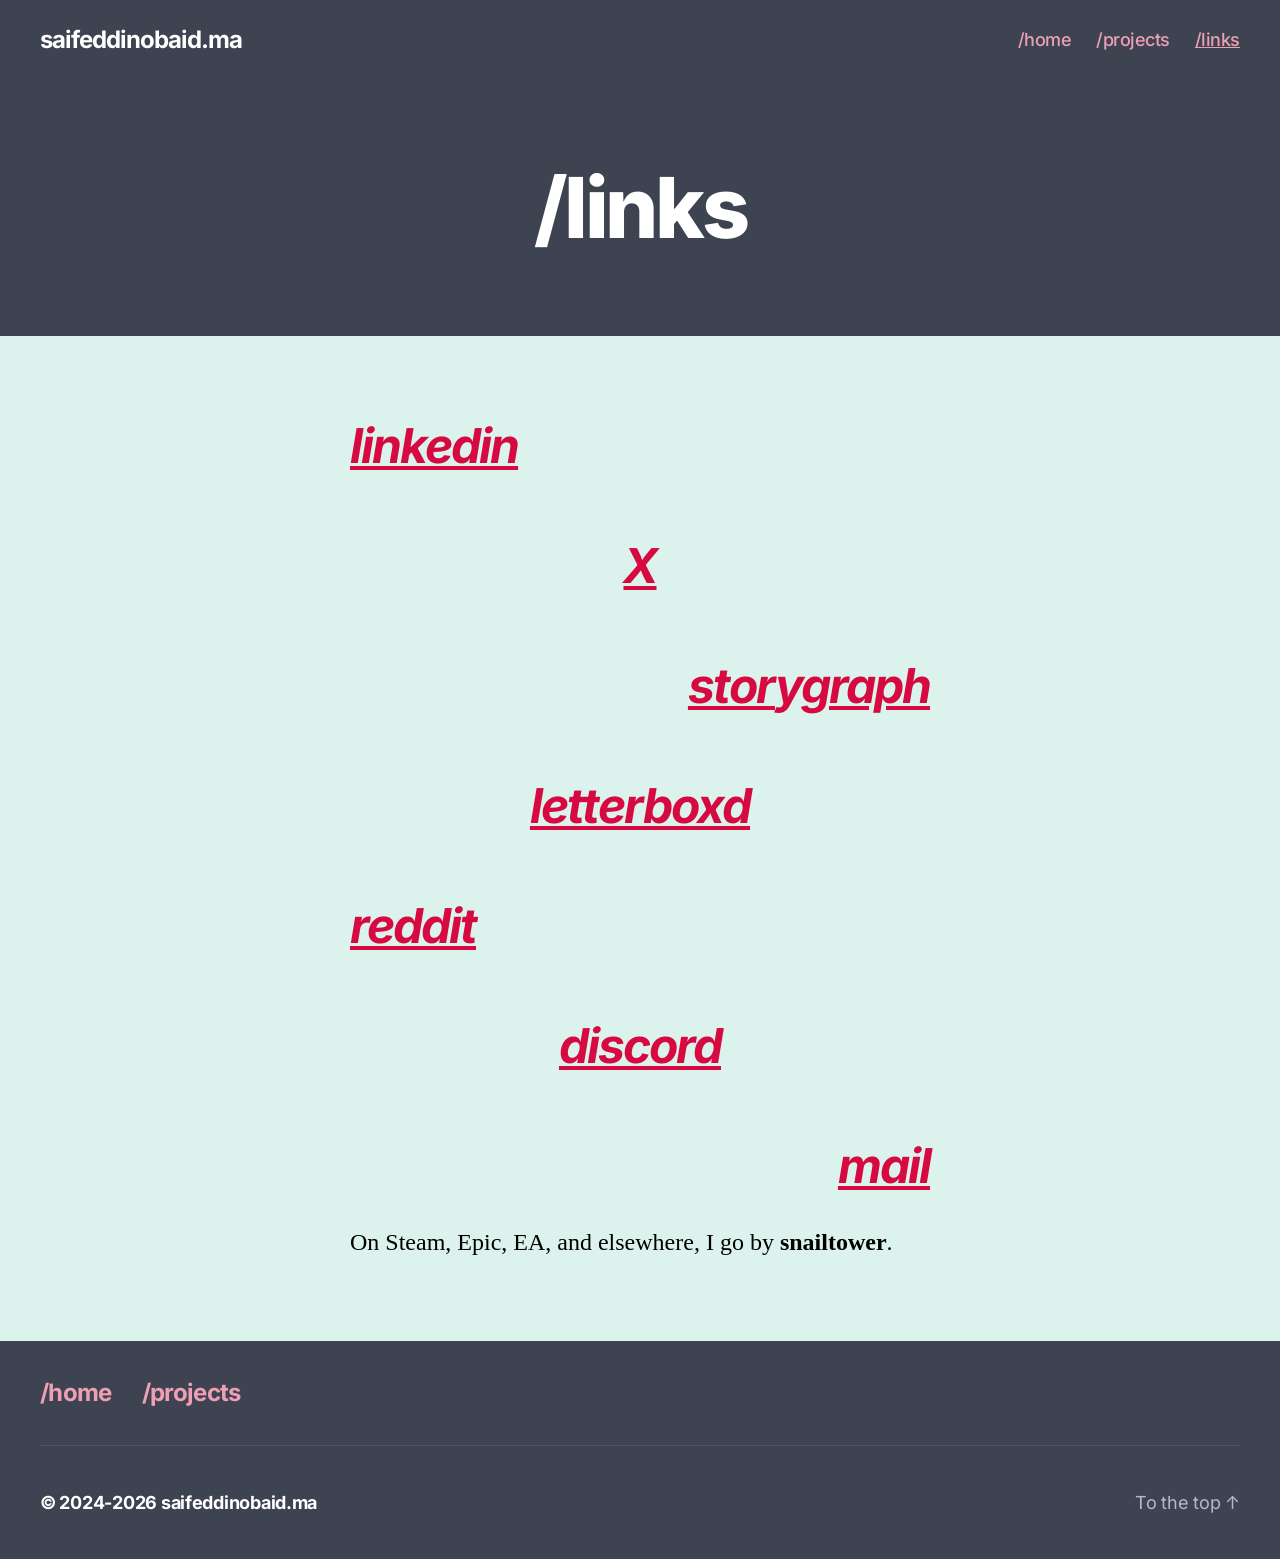
<file: media/index.html>
<!DOCTYPE html>

<html class="no-js" lang="en-US">

	<head>

		<meta charset="UTF-8">
		<meta name="viewport" content="width=device-width, initial-scale=1.0" >
		<meta name="description" content="Where to find osaif.">

		<title>/links &#8211; osaif</title>

		<link rel="icon" type="image/webp" href="../assets/logo.webp">
		<link rel="apple-touch-icon" href="../assets/logo.webp">

		<link rel="stylesheet" href="../assets/tt/style.css" media="all">
		<link rel="stylesheet" href="../assets/tt/inline.css">
		<link rel="stylesheet" href="../assets/tt/print.css" media="print">
		<style>@media (min-width: 700px) { .entry-content p.alias-line { font-size: 2.4rem; } }</style>
		<script src="../assets/tt/index.js" defer></script>
		<script>document.documentElement.className = document.documentElement.className.replace( 'no-js', 'js' );</script>

	</head>

	<body class="wp-singular page-template-default page custom-background singular missing-post-thumbnail has-no-pagination not-showing-comments footer-top-visible">

		<a class="skip-link screen-reader-text" href="#site-content">Skip to the content</a>
		<header id="site-header" class="header-footer-group" role="banner">

			<div class="header-inner section-inner">

				<div class="header-titles-wrapper">

					<div class="header-titles">

						<div class="site-title faux-heading"><a href="/">saifeddinobaid.ma</a></div>
					</div><!-- .header-titles -->

					<button class="toggle nav-toggle mobile-nav-toggle" data-toggle-target=".menu-modal" data-toggle-body-class="showing-menu-modal" aria-expanded="false" data-set-focus=".close-nav-toggle">
						<span class="toggle-inner">
							<span class="toggle-icon">
								<svg class="svg-icon" aria-hidden="true" role="img" focusable="false" xmlns="http://www.w3.org/2000/svg" width="26" height="7" viewbox="0 0 26 7"><path fill-rule="evenodd" d="M332.5,45 C330.567003,45 329,43.4329966 329,41.5 C329,39.5670034 330.567003,38 332.5,38 C334.432997,38 336,39.5670034 336,41.5 C336,43.4329966 334.432997,45 332.5,45 Z M342,45 C340.067003,45 338.5,43.4329966 338.5,41.5 C338.5,39.5670034 340.067003,38 342,38 C343.932997,38 345.5,39.5670034 345.5,41.5 C345.5,43.4329966 343.932997,45 342,45 Z M351.5,45 C349.567003,45 348,43.4329966 348,41.5 C348,39.5670034 349.567003,38 351.5,38 C353.432997,38 355,39.5670034 355,41.5 C355,43.4329966 353.432997,45 351.5,45 Z" transform="translate(-329 -38)" /></svg>
							</span>
							<span class="toggle-text">Menu</span>
						</span>
					</button><!-- .nav-toggle -->

				</div><!-- .header-titles-wrapper -->

				<div class="header-navigation-wrapper">

					<nav class="primary-menu-wrapper" aria-label="Horizontal" role="navigation">

						<ul class="primary-menu reset-list-style">

							<li class="page_item"><a href="/">/home</a></li>
							<li class="page_item"><a href="/projects/">/projects</a></li>
							<li class="page_item current_page_item current-menu-item"><a href="/media/" aria-current="page">/links</a></li>

						</ul>

					</nav><!-- .primary-menu-wrapper -->

				</div><!-- .header-navigation-wrapper -->

			</div><!-- .header-inner -->

		</header><!-- #site-header -->


<div class="menu-modal cover-modal header-footer-group" data-modal-target-string=".menu-modal">

	<div class="menu-modal-inner modal-inner">

		<div class="menu-wrapper section-inner">

			<div class="menu-top">

				<button class="toggle close-nav-toggle fill-children-current-color" data-toggle-target=".menu-modal" data-toggle-body-class="showing-menu-modal" aria-expanded="false" data-set-focus=".menu-modal">
					<span class="toggle-text">Close Menu</span>
					<svg class="svg-icon" aria-hidden="true" role="img" focusable="false" xmlns="http://www.w3.org/2000/svg" width="16" height="16" viewbox="0 0 16 16"><polygon fill="" fill-rule="evenodd" points="6.852 7.649 .399 1.195 1.445 .149 7.899 6.602 14.352 .149 15.399 1.195 8.945 7.649 15.399 14.102 14.352 15.149 7.899 8.695 1.445 15.149 .399 14.102" /></svg>
				</button><!-- .nav-toggle -->

				<nav class="mobile-menu" aria-label="Mobile" role="navigation">

					<ul class="modal-menu reset-list-style">

						<li class="page_item"><div class="ancestor-wrapper"><a href="/">/home</a></div></li>
						<li class="page_item"><div class="ancestor-wrapper"><a href="/projects/">/projects</a></div></li>
						<li class="page_item current_page_item current-menu-item"><div class="ancestor-wrapper"><a href="/media/" aria-current="page">/links</a></div></li>

					</ul>

				</nav>

			</div><!-- .menu-top -->

			<div class="menu-bottom">
			</div><!-- .menu-bottom -->

		</div><!-- .menu-wrapper -->

	</div><!-- .menu-modal-inner -->

</div><!-- .menu-modal -->

<main id="site-content" role="main">

<article class="page type-page status-publish hentry" id="post-links">

<header class="entry-header has-text-align-center header-footer-group">

	<div class="entry-header-inner section-inner medium">

		<h1 class="entry-title">/links</h1>
	</div><!-- .entry-header-inner -->

</header><!-- .entry-header -->

	<div class="post-inner thin ">

		<div class="entry-content">

<h2 class="wp-block-heading has-text-align-left"><em><a href="https://linkedin.com/in/saifeddinobaid/" target="_blank" rel="noreferrer noopener">linkedin</a></em></h2>

<h2 class="wp-block-heading has-text-align-center"><em><a href="https://x.com/saifeddinobaid" target="_blank" rel="noreferrer noopener">X</a></em></h2>

<h2 class="wp-block-heading has-text-align-right"><em><a href="https://app.thestorygraph.com/profile/osaif" target="_blank" rel="noreferrer noopener" style="text-decoration:none"><span style="text-decoration:underline">stor</span>yg<span style="text-decoration:underline">raph</span></a></em></h2>

<h2 class="wp-block-heading has-text-align-center"><em><a href="https://letterboxd.com/ocaif/" target="_blank" rel="noreferrer noopener">letterboxd</a></em></h2>

<h2 class="wp-block-heading has-text-align-left"><em><a href="https://www.reddit.com/user/Inevitable_Tower8834/" target="_blank" rel="noreferrer noopener">reddit</a></em></h2>

<h2 class="wp-block-heading has-text-align-center"><em><a href="https://discord.com/users/1260220623515553884" target="_blank" rel="noreferrer noopener">discord</a></em></h2>

<h2 class="wp-block-heading has-text-align-right"><em><a href="mailto:hi@saifeddinobaid.ma">mail</a></em></h2>

<p class="wp-block-paragraph alias-line">On Steam, Epic, EA, and elsewhere, I go by <strong>snailtower</strong>.</p>

		</div><!-- .entry-content -->

	</div><!-- .post-inner -->

	<div class="section-inner">
	</div><!-- .section-inner -->

</article><!-- .post -->

</main><!-- #site-content -->


	<div class="footer-nav-widgets-wrapper header-footer-group">

		<div class="footer-inner section-inner">

			<div class="footer-top has-footer-menu">

				<nav aria-label="Footer" role="navigation" class="footer-menu-wrapper">

					<ul class="footer-menu reset-list-style">
						<li class="menu-item"><a href="/">/home</a></li>
						<li class="menu-item"><a href="/projects/">/projects</a></li>
					</ul>

				</nav><!-- .site-nav -->

			</div><!-- .footer-top -->

		</div><!-- .footer-inner -->

	</div><!-- .footer-nav-widgets-wrapper -->


			<footer id="site-footer" role="contentinfo" class="header-footer-group">

				<div class="section-inner">

					<div class="footer-credits">

						<p class="footer-copyright">&copy;
							2024-<span id="footer-year">2026</span><script>document.getElementById("footer-year").textContent = new Date().getFullYear();</script>							<a href="/">saifeddinobaid.ma</a>
						</p><!-- .footer-copyright -->

					</div><!-- .footer-credits -->

					<a class="to-the-top" href="#site-header">
						<span class="to-the-top-long">
							To the top <span class="arrow" aria-hidden="true">&uarr;</span>						</span><!-- .to-the-top-long -->
						<span class="to-the-top-short">
							Up <span class="arrow" aria-hidden="true">&uarr;</span>						</span><!-- .to-the-top-short -->
					</a>

				</div><!-- .section-inner -->

			</footer><!-- #site-footer -->

	</body>
</html>
</file>
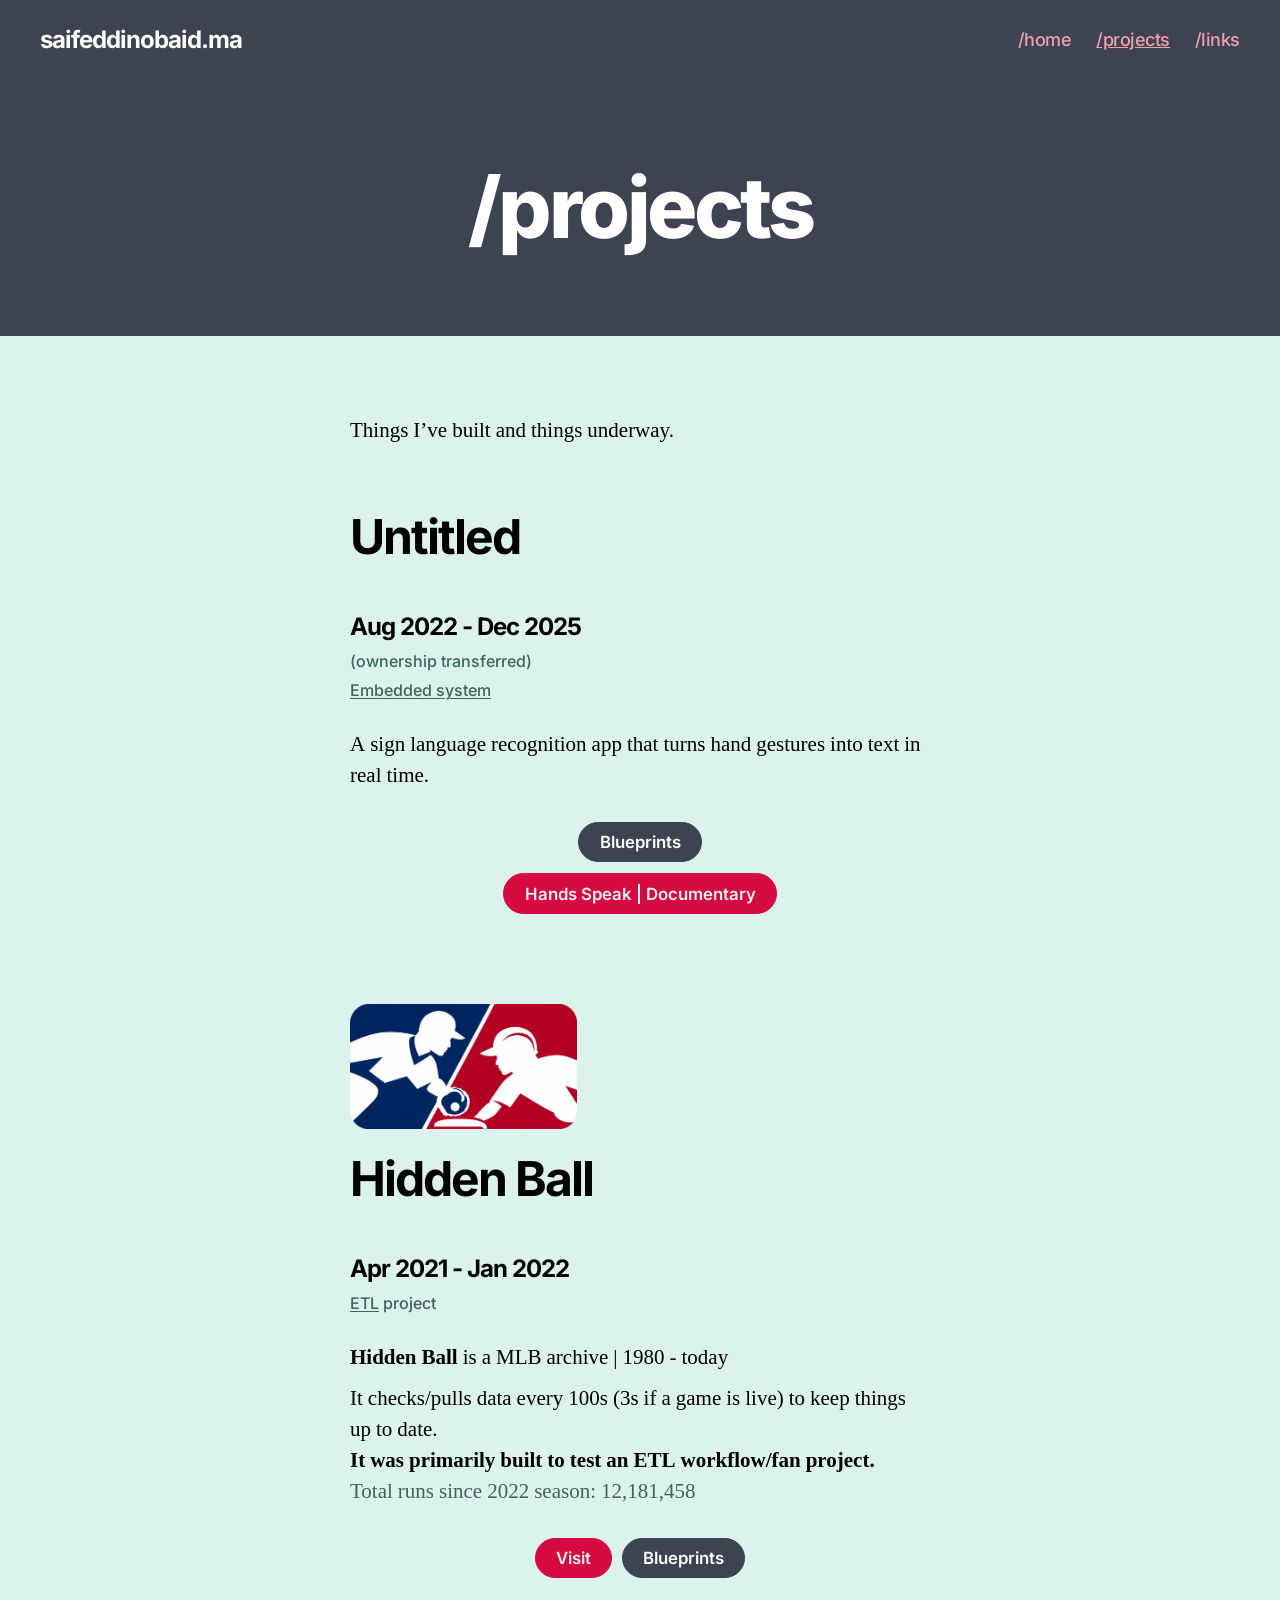
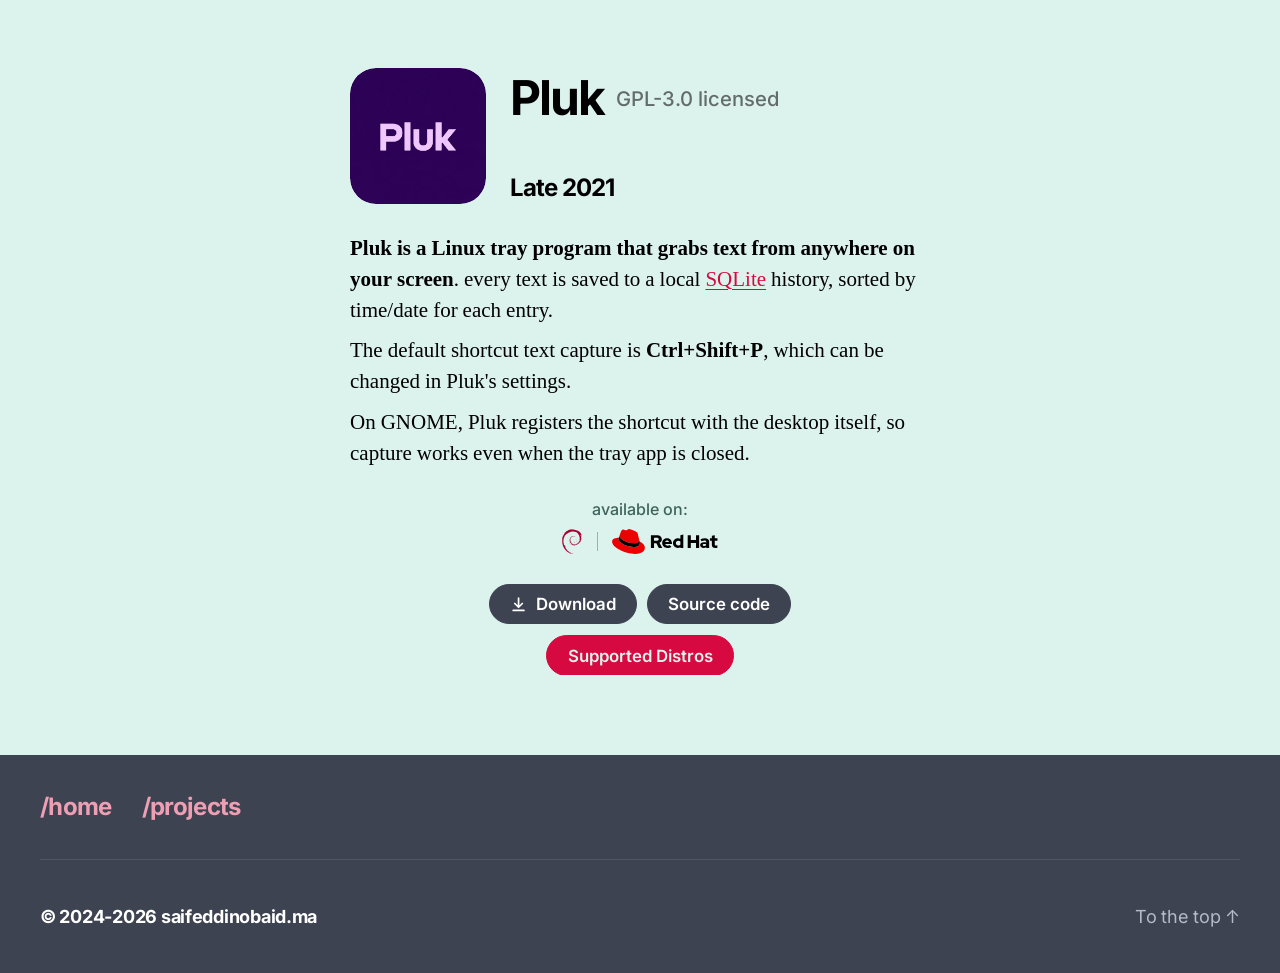
<file: projects/index.html>
<!DOCTYPE html>

<html class="no-js" lang="en-US">

	<head>

		<meta charset="UTF-8">
		<meta name="viewport" content="width=device-width, initial-scale=1.0" >
		<meta name="description" content="Things osaif has built and things underway.">

		<title>/projects &#8211; osaif</title>

		<link rel="icon" type="image/webp" href="../assets/logo.webp">
		<link rel="apple-touch-icon" href="../assets/logo.webp">

		<link rel="stylesheet" href="../assets/tt/style.css" media="all">
		<link rel="stylesheet" href="../assets/tt/inline.css">
		<link rel="stylesheet" href="../assets/tt/projects.css">
		<link rel="stylesheet" href="../assets/tt/print.css" media="print">
		<script src="../assets/tt/index.js" defer></script>
		<script>document.documentElement.className = document.documentElement.className.replace( 'no-js', 'js' );</script>

	</head>

	<body class="wp-singular page-template-default page custom-background singular missing-post-thumbnail has-no-pagination not-showing-comments footer-top-visible">

		<a class="skip-link screen-reader-text" href="#site-content">Skip to the content</a>
		<header id="site-header" class="header-footer-group" role="banner">

			<div class="header-inner section-inner">

				<div class="header-titles-wrapper">

					<div class="header-titles">

						<div class="site-title faux-heading"><a href="/">saifeddinobaid.ma</a></div>
					</div><!-- .header-titles -->

					<button class="toggle nav-toggle mobile-nav-toggle" data-toggle-target=".menu-modal" data-toggle-body-class="showing-menu-modal" aria-expanded="false" data-set-focus=".close-nav-toggle">
						<span class="toggle-inner">
							<span class="toggle-icon">
								<svg class="svg-icon" aria-hidden="true" role="img" focusable="false" xmlns="http://www.w3.org/2000/svg" width="26" height="7" viewbox="0 0 26 7"><path fill-rule="evenodd" d="M332.5,45 C330.567003,45 329,43.4329966 329,41.5 C329,39.5670034 330.567003,38 332.5,38 C334.432997,38 336,39.5670034 336,41.5 C336,43.4329966 334.432997,45 332.5,45 Z M342,45 C340.067003,45 338.5,43.4329966 338.5,41.5 C338.5,39.5670034 340.067003,38 342,38 C343.932997,38 345.5,39.5670034 345.5,41.5 C345.5,43.4329966 343.932997,45 342,45 Z M351.5,45 C349.567003,45 348,43.4329966 348,41.5 C348,39.5670034 349.567003,38 351.5,38 C353.432997,38 355,39.5670034 355,41.5 C355,43.4329966 353.432997,45 351.5,45 Z" transform="translate(-329 -38)" /></svg>
							</span>
							<span class="toggle-text">Menu</span>
						</span>
					</button><!-- .nav-toggle -->

				</div><!-- .header-titles-wrapper -->

				<div class="header-navigation-wrapper">

					<nav class="primary-menu-wrapper" aria-label="Horizontal" role="navigation">

						<ul class="primary-menu reset-list-style">

							<li class="page_item"><a href="/">/home</a></li>
							<li class="page_item current_page_item current-menu-item"><a href="/projects/" aria-current="page">/projects</a></li>
							<li class="page_item"><a href="/media/">/links</a></li>

						</ul>

					</nav><!-- .primary-menu-wrapper -->

				</div><!-- .header-navigation-wrapper -->

			</div><!-- .header-inner -->

		</header><!-- #site-header -->


<div class="menu-modal cover-modal header-footer-group" data-modal-target-string=".menu-modal">

	<div class="menu-modal-inner modal-inner">

		<div class="menu-wrapper section-inner">

			<div class="menu-top">

				<button class="toggle close-nav-toggle fill-children-current-color" data-toggle-target=".menu-modal" data-toggle-body-class="showing-menu-modal" aria-expanded="false" data-set-focus=".menu-modal">
					<span class="toggle-text">Close Menu</span>
					<svg class="svg-icon" aria-hidden="true" role="img" focusable="false" xmlns="http://www.w3.org/2000/svg" width="16" height="16" viewbox="0 0 16 16"><polygon fill="" fill-rule="evenodd" points="6.852 7.649 .399 1.195 1.445 .149 7.899 6.602 14.352 .149 15.399 1.195 8.945 7.649 15.399 14.102 14.352 15.149 7.899 8.695 1.445 15.149 .399 14.102" /></svg>
				</button><!-- .nav-toggle -->

				<nav class="mobile-menu" aria-label="Mobile" role="navigation">

					<ul class="modal-menu reset-list-style">

						<li class="page_item"><div class="ancestor-wrapper"><a href="/">/home</a></div></li>
						<li class="page_item current_page_item current-menu-item"><div class="ancestor-wrapper"><a href="/projects/" aria-current="page">/projects</a></div></li>
						<li class="page_item"><div class="ancestor-wrapper"><a href="/media/">/links</a></div></li>

					</ul>

				</nav>

			</div><!-- .menu-top -->

			<div class="menu-bottom">
			</div><!-- .menu-bottom -->

		</div><!-- .menu-wrapper -->

	</div><!-- .menu-modal-inner -->

</div><!-- .menu-modal -->

<main id="site-content" role="main">

<article class="page type-page status-publish hentry" id="post-projects">

<header class="entry-header has-text-align-center header-footer-group">

	<div class="entry-header-inner section-inner medium">

		<h1 class="entry-title">/projects</h1>
	</div><!-- .entry-header-inner -->

</header><!-- .entry-header -->

	<div class="post-inner thin ">

		<div class="entry-content">

<p class="wp-block-paragraph">Things I&#8217;ve built and things underway.</p>

			<section class="grid" id="panel-projects" aria-label="Projects"></section>

		</div><!-- .entry-content -->

	</div><!-- .post-inner -->

	<div class="section-inner">
	</div><!-- .section-inner -->

</article><!-- .post -->

</main><!-- #site-content -->


	<div class="footer-nav-widgets-wrapper header-footer-group">

		<div class="footer-inner section-inner">

			<div class="footer-top has-footer-menu">

				<nav aria-label="Footer" role="navigation" class="footer-menu-wrapper">

					<ul class="footer-menu reset-list-style">
						<li class="menu-item"><a href="/">/home</a></li>
						<li class="menu-item"><a href="/projects/">/projects</a></li>
					</ul>

				</nav><!-- .site-nav -->

			</div><!-- .footer-top -->

		</div><!-- .footer-inner -->

	</div><!-- .footer-nav-widgets-wrapper -->


			<footer id="site-footer" role="contentinfo" class="header-footer-group">

				<div class="section-inner">

					<div class="footer-credits">

						<p class="footer-copyright">&copy;
							2024-<span id="footer-year">2026</span><script>document.getElementById("footer-year").textContent = new Date().getFullYear();</script>							<a href="/">saifeddinobaid.ma</a>
						</p><!-- .footer-copyright -->

					</div><!-- .footer-credits -->

					<a class="to-the-top" href="#site-header">
						<span class="to-the-top-long">
							To the top <span class="arrow" aria-hidden="true">&uarr;</span>						</span><!-- .to-the-top-long -->
						<span class="to-the-top-short">
							Up <span class="arrow" aria-hidden="true">&uarr;</span>						</span><!-- .to-the-top-short -->
					</a>

				</div><!-- .section-inner -->

			</footer><!-- #site-footer -->

		<script src="../assets/projects.js"></script>
	</body>
</html>
</file>
<file: assets/tt/style.css>
/*
Theme Name: Twenty Twenty
Text Domain: twentytwenty
Version: 1.7
Requires at least: 4.7
Requires PHP: 5.2.4
Description: Our default theme for 2020 is designed to take full advantage of the flexibility of the block editor. Organizations and businesses have the ability to create dynamic landing pages with endless layouts using the group and column blocks. The centered content column and fine-tuned typography also makes it perfect for traditional blogs. Complete editor styles give you a good idea of what your content will look like, even before you publish. You can give your site a personal touch by changing the background colors and the accent color in the Customizer. The colors of all elements on your site are automatically calculated based on the colors you pick, ensuring a high, accessible color contrast for your visitors.
Tags: blog, one-column, custom-background, custom-colors, custom-logo, custom-menu, editor-style, featured-images, footer-widgets, full-width-template, rtl-language-support, sticky-post, theme-options, threaded-comments, translation-ready, block-patterns, block-styles, wide-blocks, accessibility-ready
Author: the WordPress team
Author URI: https://wordpress.org/
Theme URI: https://wordpress.org/themes/twentytwenty/
License: GNU General Public License v2 or later
License URI: http://www.gnu.org/licenses/gpl-2.0.html

All files, unless otherwise stated, are released under the GNU General Public
License version 2.0 (http://www.gnu.org/licenses/gpl-2.0.html)

This theme, like WordPress, is licensed under the GPL.
Use it to make something cool, have fun, and share what you've learned
with others.
*/

/*--------------------------------------------------------------
>>> TABLE OF CONTENTS:
----------------------------------------------------------------

	0. 	CSS Reset
	1. 	Document Setup
	2. 	Element Base
	3. 	Helper Classes
	4. 	Site Header
	5. 	Menu Modal
	6. 	Search Modal
	7. 	Page Templates
		a. 	Template: Cover Template
		c. 	Template: Full Width
	8.  Post: Archive
	9.  Post: Single
	10. Blocks
	11. Entry Content
	12. Comments
	13. Site Pagination
	14. Error 404
	15. Widgets
	16. Site Footer
	17. Media Queries

----------------------------------------------------------------------------- */


/* -------------------------------------------------------------------------- */

/*	0. CSS Reset
/* -------------------------------------------------------------------------- */


html,
body {
	border: none;
	margin: 0;
	padding: 0;
}

h1,
h2,
h3,
h4,
h5,
h6,
p,
blockquote,
address,
big,
cite,
code,
em,
font,
img,
small,
strike,
sub,
sup,
li,
ol,
ul,
fieldset,
form,
label,
legend,
button,
table,
caption,
tr,
th,
td {
	border: none;
	font-size: inherit;
	line-height: inherit;
	margin: 0;
	padding: 0;
	text-align: inherit;
}

blockquote::before,
blockquote::after {
	content: "";
}


/* -------------------------------------------------------------------------- */

/*	1. Document Setup
/* -------------------------------------------------------------------------- */


html {
	font-size: 62.5%; /* 1rem = 10px */
	scroll-behavior: smooth;
}

@media (prefers-reduced-motion: reduce) {
	html {
		scroll-behavior: auto;
	}
}

body {
	background: #f5efe0;
	box-sizing: border-box;
	color: #000;
	font-family: -apple-system, BlinkMacSystemFont, "Helvetica Neue", Helvetica, sans-serif;
	font-size: 1.8rem;
	letter-spacing: -0.015em;
	text-align: left;
}

@supports ( font-variation-settings: normal ) {

	body {
		font-family: "Inter var", -apple-system, BlinkMacSystemFont, "Helvetica Neue", Helvetica, sans-serif;
	}
}

*,
*::before,
*::after {
	box-sizing: inherit;
	-webkit-font-smoothing: antialiased;
	word-break: break-word;
	word-wrap: break-word;
}

#site-content {
	overflow: hidden;
}


/* Clearing ---------------------------------- */

.group::after,
.entry-content::after {
	clear: both;
	content: "";
	display: block;
}


/* Base Transitions -------------------------- */

a,
path {
	transition: all 0.15s linear;
}


/* Screen Reader Text ------------------------ */

.screen-reader-text {
	border: 0;
	clip: rect(1px, 1px, 1px, 1px);
	-webkit-clip-path: inset(50%);
	clip-path: inset(50%);
	height: 1px;
	margin: -1px;
	overflow: hidden;
	padding: 0;
	position: absolute !important;
	width: 1px;
	word-wrap: normal !important;
	word-break: normal;
}

.screen-reader-text:focus {
	background-color: #f1f1f1;
	border-radius: 3px;
	box-shadow: 0 0 2px 2px rgba(0, 0, 0, 0.6);
	clip: auto !important;
	-webkit-clip-path: none;
	clip-path: none;
	color: #21759b;
	display: block;
	font-size: 0.875rem;
	font-weight: 700;
	height: auto;
	right: 5px;
	line-height: normal;
	padding: 15px 23px 14px;
	text-decoration: none;
	top: 5px;
	width: auto;
	z-index: 100000;
}


/* Skip Link --------------------------------- */

.skip-link {
	left: -9999rem;
	top: 2.5rem;
	z-index: 999999999;
	text-decoration: underline;
}

.skip-link:focus {
	display: block;
	left: 6px;
	top: 7px;
	font-size: 14px;
	font-weight: 600;
	text-decoration: none;
	line-height: normal;
	padding: 15px 23px 14px;
	z-index: 100000;
	right: auto;
}


/* Fonts ------------------------------------- */

/*
 * Chrome renders extra-wide &nbsp; characters for the Hoefler Text font.
 * This results in a jumping cursor when typing in both the classic editor and
 * block editor. The following font-face override fixes the issue by manually
 * inserting a custom font that includes just a Hoefler Text space replacement
 * for that character instead.
 */
@font-face {
	font-family: NonBreakingSpaceOverride;
	src: url([data-uri]) format("woff2"), url([data-uri]) format("woff");
}

/* ----------------------------------------------
Inter variable font. Usage:

@supports (font-variation-settings: normal) {
	html { font-family: 'Inter var', sans-serif; }
}
---------------------------------------------- */

@font-face {
	font-family: "Inter var";
	font-weight: 100 900; /* stylelint-disable-line font-weight-notation */
	font-style: normal;
	font-display: swap;
	src: url(./fonts/inter/Inter-upright-var.woff2) format("woff2");
}

@font-face {
	font-family: "Inter var";
	font-weight: 100 900; /* stylelint-disable-line font-weight-notation */
	font-style: italic;
	font-display: swap;
	src: url(./fonts/inter/Inter-italic-var.woff2) format("woff2");
}


/* Accessibility Settings -------------------- */

@media ( prefers-reduced-motion: reduce ) {

	* {
		animation-duration: 0s !important;
		transition-duration: 0s !important;
	}
}


/* -------------------------------------------------------------------------- */

/*	2. Element Base
/* ---------------------------------------------*---------------------------- */


main {
	display: block;
}

h1,
h2,
h3,
h4,
h5,
h6,
.faux-heading {
	font-feature-settings: "lnum";
	font-variant-numeric: lining-nums;
	font-weight: 700;
	letter-spacing: -0.0415625em;
	line-height: 1.25;
	margin: 3.5rem 0 2rem;
}

h1,
.heading-size-1 {
	font-size: 3.6rem;
	font-weight: 800;
	line-height: 1.138888889;
}

h2,
.heading-size-2 {
	font-size: 3.2rem;
}

h3,
.heading-size-3 {
	font-size: 2.8rem;
}

h4,
.heading-size-4 {
	font-size: 2.4rem;
}

h5,
.heading-size-5 {
	font-size: 2.1rem;
}

h6,
.heading-size-6 {
	font-size: 1.6rem;
	letter-spacing: 0.03125em;
	text-transform: uppercase;
}

p {
	line-height: 1.5;
	margin: 0 0 1em 0;
}

em,
i,
q,
dfn {
	font-style: italic;
}

em em,
em i,
i em,
i i,
cite em,
cite i {
	font-weight: bolder;
}

big {
	font-size: 1.2em;
}

small {
	font-size: 0.75em;
}

b,
strong {
	font-weight: 700;
}

ins {
	text-decoration: underline;
}

sub,
sup {
	font-size: 75%;
	line-height: 0;
	position: relative;
	vertical-align: baseline;
}

sup {
	top: -0.5em;
}

sub {
	bottom: -0.25em;
}

abbr,
acronym {
	cursor: help;
}

address {
	line-height: 1.5;
	margin: 0 0 2rem 0;
}

hr {
	border-style: solid;
	border-width: 0.1rem 0 0 0;
	border-color: #dcd7ca;
	margin: 4rem 0;
}

.entry-content hr,
hr.styled-separator {
	background: linear-gradient(to left, currentColor calc(50% - 16px), transparent calc(50% - 16px), transparent calc(50% + 16px), currentColor calc(50% + 16px));
	background-color: transparent !important;
	border: none;
	height: 0.1rem;
	overflow: visible;
	position: relative;
}

.entry-content hr:not(.has-background),
hr.styled-separator {
	color: #6d6d6d;
}

.entry-content hr::before,
.entry-content hr::after,
hr.styled-separator::before,
hr.styled-separator::after {
	background: currentColor;
	content: "";
	display: block;
	height: 1.6rem;
	position: absolute;
	top: calc(50% - 0.8rem);
	transform: rotate(22.5deg);
	width: 0.1rem;
}

.entry-content hr::before,
hr.styled-separator::before {
	left: calc(50% - 0.5rem);
}

.entry-content hr::after,
hr.styled-separator::after {
	right: calc(50% - 0.5rem);
}

a {
	color: #cd2653;
	text-decoration: underline;
}

a:hover,
a:focus {
	text-decoration: none;
}


/* Lists ------------------------------------- */

ul,
ol {
	margin: 0 0 3rem 3rem;
}

ul {
	list-style: disc;
}

ul ul {
	list-style: circle;
}

ul ul ul {
	list-style: square;
}

ol {
	list-style: decimal;
}

ol ol {
	list-style: lower-alpha;
}

ol ol ol {
	list-style: lower-roman;
}

li {
	line-height: 1.5;
	margin: 0.5rem 0 0 2rem;
}

li > ul,
li > ol {
	margin: 1rem 0 0 2rem;
}

.reset-list-style,
.reset-list-style ul,
.reset-list-style ol {
	list-style: none;
	margin: 0;
}

.reset-list-style li {
	margin: 0;
}

dt,
dd {
	line-height: 1.5;
}

dt {
	font-weight: 700;
}

dt + dd {
	margin-top: 0.5rem;
}

dd + dt {
	margin-top: 1.5rem;
}


/* Quotes ------------------------------------ */

blockquote {
	border-color: #cd2653;
	border-style: solid;

	/*rtl:ignore*/
	border-width: 0 0 0 0.2rem;
	color: inherit;
	font-size: 1em;
	margin: 4rem 0;

	/*rtl:ignore*/
	padding: 0.5rem 0 0.5rem 2rem;
}

cite {
	color: #6d6d6d;
	font-size: 1.4rem;
	font-style: normal;
	font-weight: 600;
	line-height: 1.25;
}

blockquote cite {
	display: block;
	margin: 2rem 0 0 0;
}

blockquote p:last-child {
	margin: 0;
}


/* Code -------------------------------------- */

code,
kbd,
pre,
samp {
	font-family: monospace;
	font-size: 0.9em;
	padding: 0.4rem 0.6rem;
}

code,
kbd,
samp {
	background: rgba(0, 0, 0, 0.075);
	border-radius: 0.2rem;
}

pre {
	border: 0.1rem solid #dcd7ca;
	line-height: 1.5;
	margin: 4rem 0;
	overflow: auto;
	padding: 3rem 2rem;
	text-align: left;
}

pre code {
	background: transparent;
	padding: 0;
}


/* Media ------------------------------------- */

figure {
	display: block;
	margin: 0;
}

iframe {
	display: block;
	max-width: 100%;
}

video {
	display: block;
}

svg,
img,
embed,
object {
	display: block;
	height: auto;
	max-width: 100%;
}

figcaption,
.wp-caption-text {
	color: #6d6d6d;
	display: block;
	font-size: 1.5rem;
	font-weight: 500;
	line-height: 1.2;
	margin-top: 1.5rem;
}

figcaption a,
.wp-caption-text a {
	color: inherit;
}

blockquote.instagram-media,
iframe.instagram-media {
	margin: auto !important;
}


/* GALLERIES */

.gallery {
	display: flex;
	flex-wrap: wrap;
	margin: 3em 0 3em -0.8em;
	width: calc(100% + 1.6em);
}

.gallery-item {
	margin: 0.8em 0;
	padding: 0 0.8em;
	width: 100%;
}

.gallery-caption {
	display: block;
	margin-top: 0.8em;
}


/* Inputs ------------------------------------ */

fieldset {
	border: 0.2rem solid #dcd7ca;
	padding: 2rem;
}

legend {
	font-size: 0.85em;
	font-weight: 700;
	padding: 0 1rem;
}

label {
	display: block;
	font-size: 1.6rem;
	font-weight: 400;
	margin: 0 0 0.5rem 0;
}

label.inline,
input[type="checkbox"] + label {
	display: inline;
	font-weight: 400;
	margin-left: 0.5rem;
}

input[type="checkbox"] {
	-webkit-appearance: none;
	-moz-appearance: none;
	position: relative;
	top: 2px;
	display: inline-block;
	margin: 0;
	width: 1.5rem;
	min-width: 1.5rem;
	height: 1.5rem;
	background: #fff;
	border-radius: 0;
	border-style: solid;
	border-width: 0.1rem;
	border-color: #dcd7ca;
	box-shadow: none;
	cursor: pointer;
}

input[type="checkbox"]:checked::before {
	/* Use the "Yes" SVG Dashicon */
	content: url("data:image/svg+xml;utf8,%3Csvg%20xmlns%3D%27http%3A%2F%2Fwww.w3.org%2F2000%2Fsvg%27%20viewBox%3D%270%200%2020%2020%27%3E%3Cpath%20d%3D%27M14.83%204.89l1.34.94-5.81%208.38H9.02L5.78%209.67l1.34-1.25%202.57%202.4z%27%20fill%3D%27%23000000%27%2F%3E%3C%2Fsvg%3E");
	position: absolute;
	display: inline-block;
	margin: -0.1875rem 0 0 -0.25rem;
	height: 1.75rem;
	width: 1.75rem;
}

input,
textarea,
button,
.button,
.faux-button,
.wp-block-button__link,
.wp-block-file__button {
	font-family: -apple-system, BlinkMacSystemFont, "Helvetica Neue", Helvetica, sans-serif;
	line-height: 1;
}

@supports ( font-variation-settings: normal ) {

	input,
	textarea,
	button,
	.button,
	.faux-button,
	.faux-button.more-link,
	.wp-block-button__link,
	.wp-block-file__button {
		font-family: "Inter var", -apple-system, BlinkMacSystemFont, "Helvetica Neue", Helvetica, sans-serif;
	}
}

input,
textarea {
	border-color: #dcd7ca;
	color: #000;
}

code,
input[type="url"],
input[type="email"],
input[type="tel"] {

	/*rtl:ignore*/
	direction: ltr;
}

input[type="text"],
input[type="password"],
input[type="email"],
input[type="url"],
input[type="date"],
input[type="month"],
input[type="time"],
input[type="datetime"],
input[type="datetime-local"],
input[type="week"],
input[type="number"],
input[type="search"],
input[type="tel"],
input[type="color"],
textarea {
	-webkit-appearance: none;
	-moz-appearance: none;
	background: #fff;
	border-radius: 0;
	border-style: solid;
	border-width: 0.1rem;
	box-shadow: none;
	display: block;
	font-size: 1.6rem;
	letter-spacing: -0.015em;
	margin: 0;
	max-width: 100%;
	padding: 1.5rem 1.8rem;
	width: 100%;
}

select {
	font-size: 1em;
}

textarea {
	height: 12rem;
	line-height: 1.5;
	width: 100%;
}

input::-webkit-input-placeholder {
	line-height: normal;
}

input:-ms-input-placeholder {
	line-height: normal;
}

input::-moz-placeholder {
	line-height: revert; /* Reset to the value from the user-agent stylesheet. */
}

input[type="search"]::-webkit-search-decoration,
input[type="search"]::-webkit-search-cancel-button,
input[type="search"]::-webkit-search-results-button,
input[type="search"]::-webkit-search-results-decoration {
	display: none;
}

button,
.button,
.faux-button,
.wp-block-button__link,
.wp-block-file .wp-block-file__button,
input[type="button"],
input[type="reset"],
input[type="submit"] {
	-webkit-appearance: none;
	-moz-appearance: none;
	background: #cd2653;
	border: none;
	border-radius: 0;
	color: #fff;
	cursor: pointer;
	display: inline-block;
	font-size: 1.5rem;
	font-weight: 600;
	letter-spacing: 0.0333em;
	line-height: 1.25;
	margin: 0;
	opacity: 1;
	padding: 1.1em 1.44em;
	text-align: center;
	text-decoration: none;
	text-transform: uppercase;
	transition: opacity 0.15s linear;
}

button:focus,
button:hover,
.button:focus,
.button:hover,
.faux-button:focus,
.faux-button:hover,
.wp-block-button .wp-block-button__link:focus,
.wp-block-button .wp-block-button__link:hover,
.wp-block-file .wp-block-file__button:focus,
.wp-block-file .wp-block-file__button:hover,
input[type="button"]:focus,
input[type="button"]:hover,
input[type="reset"]:focus,
input[type="reset"]:hover,
input[type="submit"]:focus,
input[type="submit"]:hover {
	text-decoration: underline;
}

input[type="text"]:focus,
input[type="email"]:focus,
input[type="url"]:focus,
input[type="password"]:focus,
input[type="number"]:focus,
input[type="tel"]:focus,
input[type="range"]:focus,
input[type="date"]:focus,
input[type="month"]:focus,
input[type="week"]:focus,
input[type="time"]:focus,
input[type="datetime"]:focus,
input[type="datetime-local"]:focus,
input[type="color"]:focus,
textarea:focus {
	border-color: currentColor;
}

input[type="search"]:focus {
	outline: thin dotted;
	outline-offset: -4px;
}

/* Tables ------------------------------------ */

table {
	border: 0.1rem solid #dcd7ca;
	border-collapse: collapse;
	border-spacing: 0;
	empty-cells: show;
	font-size: 1.6rem;
	margin: 4rem 0;
	max-width: 100%;
	overflow: hidden;
	width: 100%;
}

.alignleft > table {
	margin: 0;
}

.alignright > table {
	margin: 0;
}

th,
td {
	border: 0.1rem solid #dcd7ca;
	line-height: 1.4;
	margin: 0;
	overflow: visible;
	padding: 0.5em;
}

caption {
	background: #dcd7ca;
	font-weight: 600;
	padding: 0.5em;
	text-align: center;
}

thead {
	vertical-align: bottom;
	white-space: nowrap;
}

th {
	font-weight: 700;
}


/* -------------------------------------------------------------------------- */

/*	3. Helper Classes
/* -------------------------------------------------------------------------- */


/* Layout ------------------------------------ */

.no-margin {
	margin: 0;
}

.no-padding {
	padding: 0;
}

.screen-height {
	min-height: 100vh;
}

.admin-bar .screen-height {
	min-height: calc(100vh - 32px);
}

@media (max-width: 782px) {

	.admin-bar .screen-height {
		min-height: calc(100vh - 46px);
	}
}

.screen-width {
	position: relative;
	left: calc(50% - 50vw);
	width: 100vw;
}

/* Sections ---------------------------------- */

section {
	padding: 5rem 0;
	width: 100%;
}

.section-inner {
	margin-left: auto;
	margin-right: auto;
	max-width: 120rem;
	width: calc(100% - 4rem);
}

.section-inner.max-percentage {
	width: 100%;
}

.section-inner.thin {
	max-width: 58rem;
}

.section-inner.small {
	max-width: 80rem;
}

.section-inner.medium {
	max-width: 100rem;
}

.section-inner.no-margin {
	margin: 0;
}


/* Toggles ----------------------------------- */

.toggle {
	-moz-appearance: none;
	-webkit-appearance: none;
	color: inherit;
	cursor: pointer;
	font-family: inherit;
	position: relative;
	-webkit-touch-callout: none;
	-webkit-user-select: none;
	-khtml-user-select: none;
	-moz-user-select: none;
	-ms-user-select: none;
	text-align: inherit;
	user-select: none;
}

button.toggle {
	background: none;
	border: none;
	box-shadow: none;
	border-radius: 0;
	font-size: inherit;
	font-weight: 400;
	letter-spacing: inherit;
	padding: 0;
	text-transform: none;
}

/* Hiding and Showing ------------------------ */

.js .show-js {
	display: block !important;
}

.js .hide-js {
	display: none !important;
}

.no-js .show-no-js {
	display: block !important;
}

.no-js .hide-no-js {
	display: none !important;
}


/* Typography -------------------------------- */

.font-size-xl {
	font-size: 1.25em;
}

.font-size-xs {
	font-size: 0.8em;
}

.no-select {
	-webkit-touch-callout: none;
	-webkit-user-select: none;
	-moz-user-select: none;
	-ms-user-select: none;
	user-select: none;
}


/* Colors ------------------------------------ */

/* COLOR */

.color-accent,
.color-accent-hover:focus,
.color-accent-hover:hover {
	color: #cd2653;
}

/* BACKGROUND COLOR */

.bg-accent,
.bg-accent-hover:focus,
.bg-accent-hover:hover {
	background-color: #cd2653;
}

/* BORDER COLOR */

.border-color-accent,
.border-color-accent-hover:focus,
.border-color-accent-hover:hover {
	border-color: #cd2653;
}

/* FILL COLOR */

.fill-children-accent,
.fill-children-accent * {
	fill: #cd2653;
}

.fill-children-current-color,
.fill-children-current-color * {
	fill: currentColor;
}


/* Opacity ----------------------------------- */

.opacity-0 {
	opacity: 0;
}

.opacity-5 {
	opacity: 0.05;
}

.opacity-10 {
	opacity: 0.1;
}

.opacity-15 {
	opacity: 0.15;
}

.opacity-20 {
	opacity: 0.2;
}

.opacity-25 {
	opacity: 0.25;
}

.opacity-30 {
	opacity: 0.3;
}

.opacity-35 {
	opacity: 0.35;
}

.opacity-40 {
	opacity: 0.4;
}

.opacity-45 {
	opacity: 0.45;
}

.opacity-50 {
	opacity: 0.5;
}

.opacity-55 {
	opacity: 0.55;
}

.opacity-60 {
	opacity: 0.6;
}

.opacity-65 {
	opacity: 0.65;
}

.opacity-70 {
	opacity: 0.7;
}

.opacity-75 {
	opacity: 0.75;
}

.opacity-80 {
	opacity: 0.8;
}

.opacity-85 {
	opacity: 0.85;
}

.opacity-90 {
	opacity: 0.9;
}

.blend-mode-exclusion {
	mix-blend-mode: exclusion;
}

.blend-mode-hue {
	mix-blend-mode: hue;
}

.blend-mode-saturation {
	mix-blend-mode: saturation;
}

.blend-mode-color {
	mix-blend-mode: color;
}

.blend-mode-luminosity {
	mix-blend-mode: luminosity;
}


/* Image Classes ----------------------------- */

.bg-image {
	background-position: center;
	background-repeat: no-repeat;
	background-size: cover;
}

.bg-attachment-fixed {
	background-attachment: fixed;
}

@supports ( -webkit-overflow-scrolling: touch ) {

	.bg-attachment-fixed {
		background-attachment: scroll;
	}
}

@media ( prefers-reduced-motion: reduce ) {

	.bg-attachment-fixed {
		background-attachment: scroll;
	}
}

.wp-block-image.is-resized {
	margin-left: auto;
	margin-right: auto;
}

/* Search Form ------------------------------- */

.search-form {
	align-items: stretch;
	display: flex;
	flex-wrap: nowrap;
	margin: 0 0 -0.8rem -0.8rem;
}

.search-form .search-field,
.search-form .search-submit {
	margin: 0 0 0.8rem 0.8rem;
}

.search-form label {
	align-items: stretch;
	display: flex;
	font-size: inherit;
	margin: 0;
	width: 100%;
}

.search-form .search-field {
	width: 100%;
}

.search-form .search-submit {
	flex-shrink: 0;
}

.search-form .search-submit:focus,
.search-form .search-submit:hover {
	text-decoration: none;
}


/* Social Icons ------------------------------ */

ul.social-icons {
	display: flex;
	flex-wrap: wrap;
	margin: -0.9rem 0 0 -0.9rem;
	width: calc(100% + 0.9rem);
}

ul.social-icons li {
	margin: 0.9rem 0 0 0.9rem;
}

.social-icons a {
	align-items: center;
	background: #cd2653;
	border-radius: 50%;
	color: #fff;
	display: flex;
	height: 4.4rem;
	justify-content: center;
	padding: 0;
	text-decoration: none;
	transition: transform 0.15s ease-in-out;
	width: 4.4rem;
}

.social-icons a:focus,
.social-icons a:hover {
	transform: scale(1.1);
	text-decoration: none;
}


/* Cover Modals ------------------------------ */

.cover-modal {
	display: none;
	-ms-overflow-style: none;
	overflow: -moz-scrollbars-none;
}

.cover-modal::-webkit-scrollbar {
	display: none !important;
}

.cover-modal.show-modal {
	display: block;
	cursor: pointer;
}

.cover-modal.show-modal > * {
	cursor: default;
}


/* -------------------------------------------------------------------------- */

/*	4.	Site Header
/* -------------------------------------------------------------------------- */


#site-header {
	background: #fff;
	position: relative;
}

.header-inner {
	max-width: 168rem;
	padding: 3.15rem 0;
	z-index: 100;
}

/* Header Titles ----------------------------- */

.header-titles-wrapper {
	align-items: center;
	display: flex;
	justify-content: center;
	padding: 0 4rem;
	text-align: center;
}

body:not(.enable-search-modal) .header-titles-wrapper {
	justify-content: flex-start;
	padding-left: 0;
	text-align: left;
}

.site-title,
.site-logo,
.site-description {
	margin: 0;
}

.site-title {
	font-size: 2.1rem;
	font-weight: 600;
	line-height: 1;
}

.site-title a {
	color: inherit;
	display: block;
	text-decoration: none;
}

.site-title a:hover,
.site-title a:focus {
	text-decoration: underline;
}

.site-description {
	margin-top: 1rem;
	color: #6d6d6d;
	font-size: 1.8rem;
	font-weight: 500;
	display: none;
	letter-spacing: -0.0311em;
	transition: all 0.15s linear;
}

.site-logo a,
.site-logo img {
	display: block;
}

.header-titles .site-logo .site-logo {
	margin: 0;
}

.site-logo img {
	max-height: 6rem;
	margin: 0 auto;
	width: auto;
}

body:not(.enable-search-modal) .site-logo img {
	margin: 0;
}

/* Overlay Header ---------------------------- */

.overlay-header #site-header {
	background: transparent;
	margin: 0;
	position: absolute;
	left: 0;
	right: 0;
	top: 0;
	z-index: 2;
}

.overlay-header .header-inner {
	color: #fff;
}

.overlay-header .site-description,
.overlay-header .toggle {
	color: inherit;
}

.overlay-header .header-inner .toggle-wrapper::before {
	background-color: currentColor;
	opacity: 0.25;
}

.admin-bar.overlay-header #site-header {
	top: 32px;
}

@media (max-width: 782px) {

	.admin-bar.overlay-header #site-header {
		top: 46px;
	}
}

/* Header Navigation ------------------------- */

.header-navigation-wrapper {
	display: none;
}

/* Header Toggles ---------------------------- */

.header-toggles {
	display: none;
}

.header-inner .toggle {
	align-items: center;
	display: flex;
	overflow: visible;
	padding: 0 2rem;
}

.header-inner .toggle svg {
	display: block;
	position: relative;
	z-index: 1;
}

.header-inner .toggle path {
	fill: currentColor;
}

.toggle-inner {
	display: flex;
	justify-content: center;
	height: 2.3rem;
	position: relative;
}

.toggle-icon {
	display: block;
	overflow: hidden;
}

.toggle-inner .toggle-text {
	color: #6d6d6d;
	font-size: 1rem;
	font-weight: 600;
	position: absolute;
	top: calc(100% + 0.5rem);
	width: auto;
	white-space: nowrap;
	word-break: break-all;
}

.overlay-header .toggle-text {
	color: inherit;
}

.header-inner .toggle:focus .toggle-text,
.header-inner .toggle:hover .toggle-text {
	text-decoration: underline;
}

/* Search Toggle ----------------------------- */

.search-toggle {
	position: absolute;
	bottom: 0;
	left: 0;
	top: 0;
}

.search-toggle .toggle-icon,
.search-toggle svg {
	height: 2.5rem;
	max-width: 2.3rem;
	width: 2.3rem;
}

/* Navigation Toggle ------------------------- */

.nav-toggle {
	position: absolute;
	bottom: 0;
	right: 0;
	top: 0;
	width: 6.6rem;
}

.nav-toggle .toggle-icon,
.nav-toggle svg {
	height: 0.8rem;
	width: 2.6rem;
}

.nav-toggle .toggle-inner {
	padding-top: 0.8rem;
}

/* Primary Menu ---------------------------- */

.primary-menu-wrapper {
	display: none;
}

ul.primary-menu {
	display: flex;
	font-size: 1.8rem;
	font-weight: 500;
	letter-spacing: -0.0277em;
	flex-wrap: wrap;
	justify-content: flex-end;
	margin: -0.8rem 0 0 -1.6rem;
}

.primary-menu .icon {
	display: block;
	height: 0.7rem;
	position: absolute;
	pointer-events: none;
	transform: rotate(-45deg);
	width: 1.3rem;
}

.primary-menu .icon::before,
.primary-menu .icon::after {
	content: "";
	display: block;
	background-color: currentColor;
	position: absolute;
	bottom: calc(50% - 0.1rem);
	left: 0;
}

.primary-menu .icon::before {
	height: 0.9rem;
	width: 0.2rem;
}

.primary-menu .icon::after {
	height: 0.2rem;
	width: 0.9rem;
}

.primary-menu li {
	font-size: inherit;
	line-height: 1.25;
	position: relative;
}

.primary-menu > li {
	margin: 0.8rem 0 0 1.6rem;
}

.primary-menu > li.menu-item-has-children > a {
	padding-right: 2rem;
}

.primary-menu > li > .icon {
	right: -0.5rem;
	top: calc(50% - 0.4rem);
}

.primary-menu a {
	color: inherit;
	display: block;
	line-height: 1.2;
	text-decoration: none;
	word-break: normal;
	word-wrap: normal;
}

.primary-menu a:hover,
.primary-menu a:focus,
.primary-menu .current_page_ancestor {
	text-decoration: underline;
}

.primary-menu li.current-menu-item > a,
.primary-menu li.current-menu-item > .link-icon-wrapper > a {
	text-decoration: underline;
}

.primary-menu li.current-menu-item > a:hover,
.primary-menu li.current-menu-item > .link-icon-wrapper > a:hover,
.primary-menu li.current-menu-item > a:focus,
.primary-menu li.current-menu-item > .link-icon-wrapper > a:focus {
	text-decoration: none;
}

/* SUB MENU */

.primary-menu ul {
	background: #000;
	border-radius: 0.4rem;
	color: #fff;
	font-size: 1.7rem;
	opacity: 0;
	padding: 1rem 0;
	position: absolute;
	right: 9999rem;
	top: calc(100% + 2rem);
	transition: opacity 0.15s linear, transform 0.15s linear, right 0s 0.15s;
	transform: translateY(0.6rem);
	width: 20rem;
	z-index: 1;
}

.primary-menu li.menu-item-has-children:hover > ul,
.primary-menu li.menu-item-has-children:focus > ul,
.primary-menu li.menu-item-has-children.focus > ul {
	right: 0;
	opacity: 1;
	transform: translateY(0);
	transition: opacity 0.15s linear, transform 0.15s linear;
}

.primary-menu ul::before,
.primary-menu ul::after {
	content: "";
	display: block;
	position: absolute;
	bottom: 100%;
}

.primary-menu ul::before {
	height: 2rem;
	left: 0;
	right: 0;
}

.primary-menu ul::after {
	border: 0.8rem solid transparent;
	border-bottom-color: #000;
	right: 1.8rem;
}

.primary-menu ul a {
	background: transparent;
	border: none;
	color: inherit;
	display: block;
	padding: 1rem 2rem;
	transition: background-color 0.15s linear;
	width: 100%;
}

.primary-menu ul li.menu-item-has-children > a {
	padding-right: 4.5rem;
}

.primary-menu ul li.menu-item-has-children .icon {
	position: absolute;
	right: 1.5rem;
	top: calc(50% - 0.5rem);
}

/* DEEP DOWN */

.primary-menu ul ul {
	top: -1rem;
}

.primary-menu ul li.menu-item-has-children:hover > ul,
.primary-menu ul li.menu-item-has-children:focus > ul,
.primary-menu ul li.menu-item-has-children.focus > ul {
	right: calc(100% + 2rem);
}

.primary-menu ul ul::before {
	bottom: 0;
	height: auto;
	left: auto;
	right: -2rem;
	top: 0;
	width: 2rem;
}

.primary-menu ul ul::after {
	border-bottom-color: transparent;

	/*rtl:ignore*/
	border-left-color: #000;
	bottom: auto;
	right: -1.6rem;
	top: 2rem;
}

.rtl .primary-menu ul ul::after {
	transform: rotate(180deg);
}

/*
 * Enable nav submenu expansion with tapping on arrows on large-viewport
 * touch interfaces (e.g. tablets or laptops with touch screens).
 * These rules are supported by all browsers (>IE11) and when JS is disabled.
 */
@media (any-pointer: coarse) {

	.primary-menu > li.menu-item-has-children > a {
		padding-right: 0;
		margin-right: 2rem;
	}

	.primary-menu ul li.menu-item-has-children > a {
		margin-right: 4.5rem;
		padding-right: 0;
		width: unset;
	}

}

/* Repeat previous rules for IE11 (when JS enabled for polyfill). */
body.touch-enabled .primary-menu > li.menu-item-has-children > a {
	padding-right: 0;
	margin-right: 2rem;
}

body.touch-enabled .primary-menu ul li.menu-item-has-children > a {
	margin-right: 4.5rem;
	padding-right: 0;
	width: unset;
}

/* -------------------------------------------------------------------------- */

/*	5. Menu Modal
/* -------------------------------------------------------------------------- */


.menu-modal {
	background: #fff;
	display: none;
	opacity: 0;
	overflow-y: auto;
	overflow-x: hidden;
	position: fixed;
	bottom: 0;
	left: -99999rem;
	right: 99999rem;
	top: 0;
	transition: opacity 0.25s ease-in, left 0s 0.25s, right 0s 0.25s;
	z-index: 99;
}

.admin-bar .menu-modal {
	top: 32px;
}

@media (max-width: 782px) {

	.admin-bar .menu-modal {
		top: 46px;
	}
}

.menu-modal.show-modal {
	display: flex;
}

.menu-modal.active {
	left: 0;
	opacity: 1;
	right: 0;
	transition: opacity 0.25s ease-out;
}

.menu-modal-inner {
	background: #fff;
	display: flex;
	justify-content: stretch;
	overflow: auto;
	-ms-overflow-style: auto;
	width: 100%;
}

.menu-wrapper {
	display: flex;
	flex-direction: column;
	justify-content: space-between;
	position: relative;
}

button.close-nav-toggle {
	align-items: center;
	display: flex;
	font-size: 1.6rem;
	font-weight: 500;
	justify-content: flex-end;
	padding: 3.1rem 0;
	width: 100%;
}

button.close-nav-toggle svg {
	height: 1.6rem;
	width: 1.6rem;
}

button.close-nav-toggle .toggle-text {
	margin-right: 1.6rem;
}

.menu-modal .menu-top {
	flex-shrink: 0;
}


/* Main Menu --------------------------------- */

.modal-menu {
	position: relative;
	left: calc(50% - 50vw);
	width: 100vw;
}

.modal-menu li {
	border-color: #dedfdf;
	border-style: solid;
	border-width: 0.1rem 0 0 0;
	display: flex;
	flex-wrap: wrap;
	line-height: 1;
	justify-content: flex-start;
	margin: 0;
}

.modal-menu > li > a,
.modal-menu > li > .ancestor-wrapper > a {
	font-size: 2rem;
	font-weight: 700;
	letter-spacing: -0.0375em;
}

.modal-menu > li:last-child {
	border-bottom-width: 0.1rem;
}

.modal-menu .ancestor-wrapper {
	display: flex;
	justify-content: space-between;
	width: 100%;
}

.modal-menu a {
	display: block;
	padding: 2rem 2.5rem;
	text-decoration: none;
	width: 100%;
}

.modal-menu a:focus,
.modal-menu a:hover,
.modal-menu li.current-menu-item > .ancestor-wrapper > a,
.modal-menu li.current_page_ancestor > .ancestor-wrapper > a {
	text-decoration: underline;
}

button.sub-menu-toggle {
	border-left: 0.1rem solid #dedfdf;
	flex-shrink: 0;
	margin: 1rem 0;
	padding: 0 2.5rem;
}

button.sub-menu-toggle svg {
	height: 0.9rem;
	transition: transform 0.15s linear;
	width: 1.5rem;
}

button.sub-menu-toggle.active svg {
	transform: rotate(180deg);
}

.modal-menu ul {
	display: none;
	margin: 0;
	width: 100%;
}

.modal-menu ul li {
	border-left-width: 1rem;
}

.modal-menu ul li a {
	color: inherit;
	font-weight: 500;
}

/* Main menu animation ----------------------- */

.menu-wrapper .menu-item {
	position: relative;
}

.menu-wrapper .active {
	display: block;
}

.menu-wrapper.is-toggling {
	pointer-events: none;
}

.menu-wrapper.is-toggling .menu-item {
	position: absolute;
	top: 0;
	left: 0;
	margin: 0;
	width: 100%;
}

.menu-wrapper.is-toggling .menu-bottom .social-menu .menu-item {
	width: auto;
}

.menu-wrapper.is-animating .menu-item,
.menu-wrapper.is-animating .toggling-target {
	transition-duration: 250ms;
}

.menu-wrapper.is-animating .menu-item {
	transition-property: transform;
}

.menu-wrapper.is-toggling .toggling-target {
	display: block;
	position: absolute;
	top: 0;
	left: 0;
	opacity: 1;
}

.menu-wrapper.is-toggling .toggling-target.active {
	opacity: 0;
}

.menu-wrapper.is-animating.is-toggling .toggling-target {
	display: block;
	transition-property: opacity;
	opacity: 0;
}

.menu-wrapper.is-animating.is-toggling .toggling-target.active {
	opacity: 1;
}

.menu-wrapper.is-toggling .modal-menu > li:last-child li {
	border-top-color: transparent;
	border-bottom-width: 0.1rem;
}

@media (prefers-reduced-motion: reduce) {

	.menu-wrapper.is-animating .menu-item,
	.menu-wrapper.is-animating .toggling-target {
		transition-duration: 1ms !important;
	}

}


/* Expanded Menu ----------------------------- */

.expanded-menu {
	display: none;
}

.mobile-menu {
	display: block;
}


/* Menu Bottom ------------------------------- */

.menu-bottom {
	flex-shrink: 0;
	padding: 4rem 0;
}

.menu-bottom nav {
	width: 100%;
}

.menu-copyright {
	display: none;
	font-size: 1.6rem;
	font-weight: 500;
	margin: 0;
}

.menu-copyright a:focus,
.menu-copyright a:hover {
	text-decoration: underline;
}

.menu-bottom .social-menu {
	justify-content: center;
}


/* -------------------------------------------------------------------------- */

/*	6. Search Modal
/* -------------------------------------------------------------------------- */


.search-modal {
	background: rgba(0, 0, 0, 0.2);
	display: none;
	opacity: 0;
	position: fixed;
	bottom: 0;
	left: -9999rem;
	top: 0;
	transition: opacity 0.2s linear, left 0s 0.2s linear;
	width: 100%;
	z-index: 999;
}

.admin-bar .search-modal.active {
	top: 32px;
}

@media (max-width: 782px) {

	.admin-bar .search-modal.active {
		top: 46px;
	}
}

.search-modal-inner {
	background: #fff;
	transform: translateY(-100%);
	transition: transform 0.15s linear, box-shadow 0.15s linear;
}

.search-modal-inner .section-inner {
	display: flex;
	justify-content: space-between;
	max-width: 168rem;
}

.search-modal.active {
	left: 0;
	opacity: 1;
	transition: opacity 0.2s linear;
}

.search-modal.active .search-modal-inner {
	box-shadow: 0 0 2rem 0 rgba(0, 0, 0, 0.08);
	transform: translateY(0);
	transition: transform 0.25s ease-in-out, box-shadow 0.1s 0.25s linear;
}

button.search-untoggle {
	align-items: center;
	display: flex;
	flex-shrink: 0;
	justify-content: center;
	margin-right: -2.5rem;
	padding: 0 2.5rem;
}

.search-modal button.search-untoggle {
	color: inherit;
}

.search-modal.active .search-untoggle {
	animation: popIn both 0.3s 0.2s;
}

.search-untoggle svg {
	height: 1.5rem;
	transition: transform 0.15s ease-in-out;
	width: 1.5rem;
}

.search-untoggle:focus svg,
.search-untoggle:hover svg {
	transform: scale(1.15);
}


/* Modal Search Form ------------------------- */

.search-modal form {
	margin: 0;
	position: relative;
	width: 100%;
}

.search-modal .search-field {
	background: none;
	border: none;
	border-radius: 0;
	color: inherit;
	font-size: 2rem;
	letter-spacing: -0.0277em;
	height: 8.4rem;
	margin: 0 0 0 -2rem;
	max-width: calc(100% + 2rem);
	padding: 0 0 0 2rem;
	width: calc(100% + 2rem);
}

.search-modal .search-field::-webkit-input-placeholder {
	color: inherit;
}

.search-modal .search-field:-ms-input-placeholder {
	color: inherit;
}

.search-modal .search-field::-moz-placeholder {
	color: inherit;
	line-height: 4;
}

.search-modal .search-submit {
	position: absolute;
	right: -9999rem;
	top: 50%;
	transform: translateY(-50%);
}

.search-modal .search-submit:focus {
	right: 0;
}


/* -------------------------------------------------------------------------- */

/*	7a. Template: Cover Template
/* -------------------------------------------------------------------------- */


.cover-header {
	display: flex;
	overflow: hidden;
}

.cover-header-inner-wrapper {
	display: flex;
	position: relative;
	flex-direction: column;
	justify-content: flex-end;
	width: 100%;
}

.cover-header-inner {
	padding: 10rem 0 5rem 0;
	width: 100%;
}

.cover-color-overlay,
.cover-color-overlay::before {
	position: absolute;
	bottom: 0;
	left: 0;
	right: 0;
	top: 0;
}

.cover-color-overlay::before {
	background: currentColor;
	content: "";
	display: block;
}

.cover-header .entry-header {
	position: relative;
	width: 100%;
	z-index: 1;
}

.cover-header .entry-header * {
	color: #fff;
}

body.template-cover .entry-header {
	background: transparent;
	padding: 0;
}

.cover-header h1,
.cover-header h2,
.cover-header h3,
.cover-header h4,
.cover-header h5,
.cover-header h6,
.cover-header .faux-heading {
	color: inherit;
}

.cover-header .entry-header a {
	color: inherit;
}

/* To The Content ---------------------------- */

.to-the-content-wrapper {
	position: absolute;
	left: 0;
	right: 0;
	top: calc(100% + 0.5rem);
}

.to-the-content {
	align-items: center;
	display: flex;
	justify-content: center;
	height: 4rem;
	text-decoration: none;
}

.to-the-content svg {
	height: 2rem;
	transition: transform 0.15s linear;
	transform: translateY(0);
	width: 1.767rem;
}

.to-the-content:focus svg,
.to-the-content:hover svg {
	transform: translateY(20%);
}


/* -------------------------------------------------------------------------- */

/*	7c. Template: Full Width
/* -------------------------------------------------------------------------- */


body.template-full-width .entry-content > *:not(.alignwide):not(.alignfull):not(.alignleft):not(.alignright):not(.is-style-wide),
body.template-full-width [class*="__inner-container"] > *:not(.alignwide):not(.alignfull):not(.alignleft):not(.alignright):not(.is-style-wide) {
	max-width: 120rem;
}

body.template-full-width .entry-content .alignleft,
body.template-full-width .entry-content .alignright {
	position: static;
}

body.template-full-width .entry-content .alignleft,
body.template-full-width [class*="wp-block"].alignwide [class*="__inner-container"] > .alignleft,
body.template-full-width [class*="wp-block"].alignwide [class*="__inner-container"] > p .alignleft,
body.template-full-width [class*="wp-block"].alignwide [class*="__inner-container"] > .wp-block-image .alignleft {

	/*rtl:ignore*/
	margin-left: 0;
	position: static;
}

body.template-full-width .entry-content > .alignleft,
body.template-full-width [class*="wp-block"].alignfull:not(.has-background) [class*="__inner-container"] > .alignleft,
body.template-full-width [class*="wp-block"].alignfull:not(.has-background) [class*="__inner-container"] > p .alignleft,
body.template-full-width [class*="wp-block"].alignfull:not(.has-background) [class*="__inner-container"] > .wp-block-image .alignleft {

	/*rtl:ignore*/
	margin-left: 2rem;
	position: static;
}

body.template-full-width .entry-content .alignright,
body.template-full-width [class*="wp-block"].alignwide [class*="__inner-container"] > .alignright,
body.template-full-width [class*="wp-block"].alignwide [class*="__inner-container"] > p .alignright,
body.template-full-width [class*="wp-block"].alignwide [class*="__inner-container"] > .wp-block-image .alignright {

	/*rtl:ignore*/
	margin-right: 0;
	position: static;
}

body.template-full-width .entry-content > .alignright,
body.template-full-width [class*="wp-block"].alignfull:not(.has-background) [class*="__inner-container"] > .alignright,
body.template-full-width [class*="wp-block"].alignfull:not(.has-background) [class*="__inner-container"] > p .alignright,
body.template-full-width [class*="wp-block"].alignfull:not(.has-background) [class*="__inner-container"] > .wp-block-image .alignright {

	/*rtl:ignore*/
	margin-right: 2rem;
	position: static;
}


/* -------------------------------------------------------------------------- */

/*	8. Post: Archive
/* -------------------------------------------------------------------------- */


/* Archive Header ---------------------------- */

.archive-header {
	background-color: #fff;
	padding: 4rem 0;
}

.reduced-spacing .archive-header {
	padding-bottom: 2rem;
}

.archive-title {
	font-size: 2.4rem;
	font-weight: 700;
	letter-spacing: -0.026666667em;
	margin: 0;
}

.archive-subtitle p:last-child {
	margin-bottom: 0;
}


/* Posts ------------------------------------- */

body:not(.singular) main > article:first-of-type {
	padding: 4rem 0 0;
}


/* Search Results ---------------------------- */

.no-search-results-form {
	padding-top: 5rem;
}


/* -------------------------------------------------------------------------- */

/*	9. Post: Single
/* -------------------------------------------------------------------------- */


/* Post Header ------------------------------- */

.singular .entry-header {
	background-color: #fff;
	padding: 4rem 0;
}

.entry-categories {
	line-height: 1.25;
	margin-bottom: 2rem;
}

.entry-categories-inner {
	justify-content: center;
	display: flex;
	flex-wrap: wrap;
	margin: -0.5rem 0 0 -1rem;
}

.entry-categories a {
	border-bottom: 0.15rem solid currentColor;
	font-size: 1.4rem;
	font-weight: 700;
	letter-spacing: 0.036666667em;
	margin: 0.5rem 0 0 1rem;
	text-decoration: none;
	text-transform: uppercase;
}

.entry-categories a:focus,
.entry-categories a:hover {
	border-bottom-color: transparent;
}

h1.entry-title,
h2.entry-title {
	margin: 0;
}

.entry-title a {
	color: inherit;
	text-decoration: none;
}

.entry-title a:focus,
.entry-title a:hover {
	text-decoration: underline;
}

.intro-text {
	margin-top: 2rem;
}

.singular .intro-text {
	font-size: 2rem;
	letter-spacing: -0.0315em;
	line-height: 1.4;
}

/* POST META */

.post-meta-single-top .post-meta {
	justify-content: center;
}

.post-meta-wrapper {
	margin-top: 2rem;
	margin-right: auto;
	margin-left: auto;
	max-width: 58rem;
	width: 100%;
}

.post-meta {
	color: #6d6d6d;
	display: flex;
	flex-wrap: wrap;
	font-size: 1.5rem;
	font-weight: 500;
	list-style: none;
	margin: -1rem 0 0 -2rem;
}

.post-meta li {
	flex-shrink: 0;
	letter-spacing: -0.016875em;
	margin: 1rem 0 0 2rem;
	max-width: calc(100% - 2rem);
}

.post-meta a {
	color: inherit;
	text-decoration: none;
}

.post-meta a:focus,
.post-meta a:hover {
	text-decoration: underline;
}

.post-meta .meta-wrapper {
	align-items: center;
	display: flex;
	flex-wrap: nowrap;
}

.post-meta .meta-icon {
	flex-shrink: 0;
	margin-right: 1rem;
}

.sticky .post-sticky {
	color: inherit;
}

.post-meta .post-author .meta-icon svg {
	width: 1.6rem;
	height: 1.8rem;
}

.post-meta .post-categories .meta-icon svg {
	width: 1.8rem;
	height: 1.7rem;
}

.post-meta .post-comment-link .meta-icon svg {
	width: 1.8rem;
	height: 1.8rem;
}

.post-meta .post-date .meta-icon svg {
	width: 1.7rem;
	height: 1.8rem;
}

.post-meta .post-edit .meta-icon svg {
	width: 1.8rem;
	height: 1.8rem;
}

.post-meta .post-sticky .meta-icon svg {
	width: 1.5rem;
	height: 1.8rem;
}

.post-meta .post-tags .meta-icon svg {
	width: 1.8rem;
	height: 1.8rem;
}

.post-meta svg * {
	fill: currentColor;
}


/* Featured Media ---------------------------- */

.featured-media {
	margin-top: 5rem;
	position: relative;
}

.singular .featured-media {
	margin-top: 0;
}

.singular .featured-media-inner {
	position: relative;
	left: calc(50% - 50vw);
	width: 100vw;
}

.singular .featured-media::before {
	background: #fff;
	content: "";
	display: block;
	position: absolute;
	bottom: 50%;
	left: 0;
	right: 0;
	top: 0;
}

.featured-media img {
	margin: 0 auto;
}

.featured-media figcaption {
	margin: 1.5rem auto 0 auto;
	text-align: center;
	width: calc(100% - 5rem);
}

.post-inner {
	padding-top: 5rem;
}

.reduced-spacing.missing-post-thumbnail .post-inner {
	padding-top: 0;
}


/* Post Footer ------------------------------- */

/* POST NAV LINKS */

.post-nav-links {
	border-radius: 0.4rem;
	display: flex;
	font-size: 0.9em;
	font-weight: 600;
	line-height: 1;
	margin: 3em auto 0 auto;
	padding: 0;
	width: calc(100% - 4rem);
	max-width: 58rem;
}

.post-nav-links > span.label {
	padding: 1em 0;
}

.post-nav-links > * {
	padding: 1em 0.75em;
}

/* POST META BOTTOM */

.post-meta-wrapper.post-meta-single-bottom {
	margin-top: 3rem;
}


/* Author Bio -------------------------------- */

.author-bio {
	margin-top: 4rem;
	margin-right: auto;
	margin-left: auto;
	max-width: 58rem;
	width: 100%;
}

.hide-avatars .author-bio {
	padding-left: 0;
}

.author-bio .author-title-wrapper {
	align-items: center;
	display: flex;
	margin: 0 0 1rem 0;
}

.author-bio .avatar {
	border-radius: 50%;
	margin-right: 1.5rem;
	height: 5rem;
	width: 5rem;
}

.hide-avatars img.avatar {
	display: none;
}

.author-bio p:last-child {
	margin-bottom: 0;
}

.author-bio .author-title {
	margin: 0;
}

.author-bio .author-link {
	display: block;
	font-size: 1.6rem;
	font-weight: 600;
	margin-top: 1em;
	text-decoration: none;
}

.author-bio .author-link:focus,
.author-bio .author-link:hover {
	text-decoration: underline;
}


/* Single Pagination ------------------------- */

.pagination-single {
	font-size: 1.8rem;
	margin-top: 5rem;
}

.pagination-single-inner {
	display: flex;
	flex-direction: column;
}

.pagination-single hr:first-child {
	margin: 0 0 2.8rem 0;
}

.pagination-single hr:last-child {
	margin: 2.8rem 0 0.8rem 0;
}

.pagination-single a {
	align-items: baseline;
	display: flex;
	font-weight: 600;
	letter-spacing: -0.0275em;
	text-decoration: none;
	flex: 1;
}

.pagination-single a + a {
	margin-top: 1rem;
}

.pagination-single a .arrow {
	margin-right: 1rem;
}

.pagination-single a:focus .title,
.pagination-single a:hover .title {
	text-decoration: underline;
}


/* -------------------------------------------------------------------------- */

/*	10. Blocks
/* -------------------------------------------------------------------------- */


/* Block Colors ------------------------------ */

.has-text-color a {
	color: inherit;
}

/* CUSTOM COLORS */

:root .has-accent-color {
	color: #cd2653;
}

:root .has-accent-background-color {
	background-color: #cd2653;
	color: #fff;
}

:root .has-primary-color {
	color: #000;
}

:root .has-primary-background-color {
	background-color: #000;
	color: #f5efe0;
}

:root .has-secondary-color {
	color: #6d6d6d;
}

:root .has-secondary-background-color {
	background-color: #6d6d6d;
	color: #fff;
}

:root .has-subtle-background-color {
	color: #dcd7ca;
}

:root .has-subtle-background-background-color {
	background-color: #dcd7ca;
	color: #000;
}

:root .has-background-color {
	color: #f5efe0;
}

:root .has-background-background-color {
	background-color: #f5efe0;
	color: #000;
}


/* Block Typography Classes ------------------ */

.has-text-align-left {

	/*rtl:ignore*/
	text-align: left;
}

.has-text-align-center {
	text-align: center;
}

.has-text-align-right {
	text-align: right;
}

.has-drop-cap:not(:focus)::first-letter {
	color: #cd2653;
	font-family: -apple-system, BlinkMacSystemFont, "Helvetica Neue", Helvetica, sans-serif;
	font-size: 5.1em;
	font-weight: 800;
	margin: 0.05em 0.1em 0 0;
}

.has-drop-cap:not(:focus)::first-letter::after {
	content: "";
	display: table;
	clear: both;
}

.has-drop-cap:not(:focus)::after {
	padding: 0;
}


/* Block Font Families ----------------------- */

.has-drop-cap:not(:focus)::first-letter,
.entry-content .wp-block-archives,
.entry-content .wp-block-categories,
.entry-content .wp-block-cover-image,
.entry-content .wp-block-latest-comments,
.entry-content .wp-block-latest-posts,
.entry-content .wp-block-pullquote,
.entry-content .wp-block-quote.is-large,
.entry-content .wp-block-quote.is-style-large {
	font-family: -apple-system, BlinkMacSystemFont, "Helvetica Neue", Helvetica, sans-serif;
}

@supports ( font-variation-settings: normal ) {

	.has-drop-cap:not(:focus)::first-letter,
	.entry-content .wp-block-archives,
	.entry-content .wp-block-categories,
	.entry-content .wp-block-latest-posts,
	.entry-content .wp-block-latest-comments,
	.entry-content .wp-block-cover-image p,
	.entry-content .wp-block-pullquote {
		font-family: "Inter var", -apple-system, BlinkMacSystemFont, "Helvetica Neue", Helvetica, sans-serif;
	}
}

/* Block Font Sizes -------------------------- */

.entry-content .has-small-font-size {
	font-size: 0.842em;
}

.entry-content .has-normal-font-size,
.entry-content .has-regular-font-size {
	font-size: 1em;
}

.entry-content .has-medium-font-size {
	font-size: 1.1em;
	line-height: 1.45;
}

.entry-content .has-large-font-size {
	font-size: 1.25em;
	line-height: 1.4;
}

.entry-content .has-larger-font-size {
	font-size: 1.5em;
	line-height: 1.3;
}


/* Block: Base Margins ----------------------- */

*[class*="_inner-container"] > *:first-child {
	margin-top: 0;
}

*[class*="_inner-container"] > *:last-child {
	margin-bottom: 0;
}

.wp-block-archives:not(.alignwide):not(.alignfull),
.wp-block-categories:not(.alignwide):not(.alignfull),
.wp-block-code,
.wp-block-columns:not(.alignwide):not(.alignfull),
.wp-block-cover:not(.alignwide):not(.alignfull):not(.alignleft):not(.alignright):not(.aligncenter),
.wp-block-embed:not(.alignwide):not(.alignfull):not(.alignleft):not(.alignright):not(.aligncenter),
.wp-block-gallery:not(.alignwide):not(.alignfull):not(.alignleft):not(.alignright):not(.aligncenter),
.wp-block-group:not(.has-background):not(.alignwide):not(.alignfull),
.wp-block-image:not(.alignwide):not(.alignfull):not(.alignleft):not(.alignright):not(.aligncenter),
.wp-block-latest-comments:not(.aligncenter):not(.alignleft):not(.alignright),
.wp-block-latest-posts:not(.aligncenter):not(.alignleft):not(.alignright),
.wp-block-media-text:not(.alignwide):not(.alignfull),
.wp-block-preformatted,
.wp-block-pullquote:not(.alignwide):not(.alignfull):not(.alignleft):not(.alignright),
.wp-block-quote,
.wp-block-quote.is-large,
.wp-block-quote.is-style-large,
.wp-block-verse,
.wp-block-video:not(.alignwide):not(.alignfull) {
	margin-bottom: 3rem;
	margin-top: 3rem;
}


/* Block: Shared Nesting Alignment Resets ---- */

[class*="__inner-container"] .wp-block-group:not(.alignfull):not(.alignwide):not(.alignleft):not(.alignright),
[class*="__inner-container"] .wp-block-cover:not(.alignfull):not(.alignwide):not(.alignleft):not(.alignright) {
	margin-left: auto;
	margin-right: auto;
	max-width: 58rem;
}


/* Block: Shared Widget Styles --------------- */

.wp-block-archives,
.wp-block-categories,
.wp-block-latest-posts,
.wp-block-latest-comments {
	list-style: none;
	margin-left: 0;
}

.wp-block-archives ul,
.wp-block-categories ul,
.wp-block-latest-posts ul,
.wp-block-latest-comments ul {
	list-style: none;
}

.entry-content .wp-block-archives > li,
.entry-content .wp-block-categories > li,
.entry-content .wp-block-latest-posts > li,
.entry-content .wp-block-latest-comment > li {
	margin-left: 0;
}

.entry-content .wp-block-archives > li:last-child,
.entry-content .wp-block-categories > li:last-child,
.entry-content .wp-block-latest-posts > li:last-child,
.entry-content .wp-block-latest-comment > li:last-child {
	margin-bottom: 0;
}

.entry-content .wp-block-archives *,
.entry-content .wp-block-categories *,
.entry-content .wp-block-latest-posts *,
.entry-content .wp-block-latest-comments * {
	font-family: inherit;
}

.entry-content .wp-block-archives li,
.entry-content .wp-block-categories li,
.entry-content .wp-block-latest-posts li {
	color: #6d6d6d;
}

.wp-block-archives a,
.wp-block-categories a,
.wp-block-latest-posts a,
.wp-block-latest-comments a {
	font-weight: 700;
	text-decoration: none;
}

.wp-block-archives a:hover,
.wp-block-categories a:hover,
.wp-block-latest-posts a:hover,
.wp-block-latest-comments a:hover,
.wp-block-archives a:focus,
.wp-block-categories a:focus,
.wp-block-latest-posts a:focus,
.wp-block-latest-comments a:focus {
	text-decoration: underline;
}

.wp-block-latest-posts a,
.wp-block-latest-comments__comment-meta {
	font-weight: 700;
	letter-spacing: -0.025em;
	line-height: 1.25;
}

.wp-block-latest-comments__comment-date,
.wp-block-latest-posts__post-date {
	color: #6d6d6d;
	font-size: 0.7em;
	font-weight: 600;
	letter-spacing: normal;
	margin-top: 0.15em;
}


/* Block: Shared Media Styles ---------------- */

.wp-block-embed figcaption,
.wp-block-image figcaption {
	color: #6d6d6d;
	font-size: 1.4rem;
	margin-bottom: 0;
	margin-top: 1.5rem;
}

/* Block: Audio ------------------------------ */

.wp-block-audio audio {
	width: 100%;
}

/* Block: Button ----------------------------- */

.wp-block-button {
	margin: 3rem 0;
}

.wp-block-button.is-style-outline {
	color: #cd2653;
}

.is-style-outline .wp-block-button__link:not(.has-text-color) {
	color: inherit;
}

.is-style-outline .wp-block-button__link {
	padding: calc(1.1em - 0.2rem) calc(1.44em - 0.2rem);
}

/* Block: Columns ---------------------------- */

.wp-block-columns.alignfull,
.alignfull:not(.has-background) .wp-block-columns {
	padding-left: 2rem;
	padding-right: 2rem;
}

.wp-block-column {
	margin-bottom: 3.2rem;
}

.wp-block-column > *:first-child {
	margin-top: 0;
}

.wp-block-column > *:last-child {
	margin-bottom: 0;
}

/* Block: Cover ------------------------------ */

.wp-block-cover-image .wp-block-cover__inner-container,
.wp-block-cover .wp-block-cover__inner-container {
	width: calc(100% - 4rem);
	padding: 2rem 0;
}

.wp-block-cover-image .wp-block-cover-image-text,
.wp-block-cover-image .wp-block-cover-text,
.wp-block-cover-image h2,
.wp-block-cover .wp-block-cover-image-text,
.wp-block-cover .wp-block-cover-text,
.wp-block-cover h2 {
	max-width: 100%;
	padding: 0;
}

.wp-block-cover-image h2,
.wp-block-cover h2 {
	font-size: 3.2rem;
}

/* Block: Embed ------------------------------ */

/* Block: File ------------------------------- */

.wp-block-file {
	align-items: center;
	display: flex;
	flex-wrap: wrap;
	justify-content: space-between;
}

.wp-block-file a:not(.wp-block-file__button) {
	font-weight: 700;
	text-decoration: none;
}

.wp-block-file a:not(.wp-block-file__button):not(:last-child) {
	margin-right: 1rem;
}

.wp-block-file a:not(.wp-block-file__button):focus,
.wp-block-file a:not(.wp-block-file__button):hover {
	text-decoration: underline;
}

.wp-block-file .wp-block-file__button {
	font-size: 1.5rem;
	padding: 1em 1.25em;
}

.wp-block-file a.wp-block-file__button:visited {
	opacity: 1;
}

.wp-block-file a.wp-block-file__button:active,
.wp-block-file a.wp-block-file__button:focus,
.wp-block-file a.wp-block-file__button:hover {
	opacity: 1;
	text-decoration: underline;
}


/* Block: Gallery ---------------------------- */

.wp-block-gallery ul {
	list-style: none;
	margin: 0 0 -1.6rem 0;
}

figure.wp-block-gallery.alignnone,
figure.wp-block-gallery.aligncenter {
	margin-bottom: 3rem;
	margin-top: 3rem;
}

figure.wp-block-gallery.alignleft {
	margin: 0.3rem 2rem 2rem 0;
}

figure.wp-block-gallery.alignright {
	margin: 0.3rem 0 2rem 2rem;
}

figure.wp-block-gallery.alignwide {
	margin-bottom: 4rem;
	margin-top: 4rem;
}

figure.wp-block-gallery.alignfull {
	margin-bottom: 5rem;
	margin-top: 5rem;
}

/* Block: Group ------------------------------ */

.wp-block-group.has-background {
	padding: 2rem;
	margin-bottom: 0;
	margin-top: 0;
}

.wp-block-group__inner-container {
	margin: 0 auto;
}

.wp-block-group__inner-container,
.entry-content .wp-block-group p {
	max-width: 100%;
}

.alignfull:not(.has-background) > .wp-block-group__inner-container > p:not(.has-background-color) {
	padding-left: 2rem;
	padding-right: 2rem;
}

/* Block: Image ------------------------------ */

/* Block: Media And Text --------------------- */

.wp-block-media-text .wp-block-media-text__content {
	padding: 3rem 2rem;
}

.wp-block-media-text .wp-block-media-text__content p {
	max-width: none;
}

.wp-block-media-text__content > *:first-child {
	margin-top: 0;
}

.wp-block-media-text__content > *:last-child {
	margin-bottom: 0;
}

/* Block: Pullquote -------------------------- */

/* STYLE: DEFAULT */

.wp-block-pullquote {
	padding: 0;
	position: relative;
}

.wp-block-pullquote.alignleft,
.wp-block-pullquote.alignright {
	max-width: calc(100% - 4rem);
}

.wp-block-pullquote::before {
	background: #fff;
	border-radius: 50%;
	color: #cd2653;
	content: "”";
	display: block;
	font-size: 6.2rem;
	font-weight: 500;
	line-height: 1.2;
	margin: 0 auto 1.5rem auto;
	text-align: center;
	height: 4.4rem;
	width: 4.4rem;
}

.reduced-spacing .wp-block-pullquote::before {
	border: 0.1rem solid currentColor;
	font-size: 5.9rem;
}

.wp-block-pullquote blockquote {
	border: none;
	margin: 0;
	padding: 0;
}

.wp-block-pullquote blockquote p {
	font-family: inherit;
	font-size: 2.8rem;
	font-weight: 700;
	line-height: 1.178571429;
	letter-spacing: -0.041785714em;
	max-width: 100%;
}

.wp-block-pullquote p:last-of-type {
	margin-bottom: 0;
}

.wp-block-pullquote cite {
	color: #6d6d6d;
	font-size: 1.6rem;
	font-weight: 500;
	margin-top: 1.2rem;
}

.wp-block-pullquote.alignleft p,
.wp-block-pullquote.alignright p {
	font-size: 2.8rem;
}

.wp-block-pullquote.alignleft {
	text-align: left;
}

.wp-block-pullquote.alignright {
	text-align: right;
}

.wp-block-pullquote.alignleft::before {
	margin-left: 0;
}

.wp-block-pullquote.alignright::before {
	margin-right: 0;
}

/* STYLE: SOLID BACKGROUND COLOR */

.wp-block-pullquote.is-style-solid-color {
	padding: 3rem 2rem;
}

.wp-block-pullquote.is-style-solid-color::before {
	position: absolute;
	top: 0;
	left: 50%;
	transform: translateY(-50%) translateX(-50%);
}

.wp-block-pullquote.is-style-solid-color.alignleft::before,
.wp-block-pullquote.is-style-solid-color.alignright::before {
	transform: translateY(-50%);
}

.wp-block-pullquote.is-style-solid-color.alignleft::before {
	left: 2rem;
}

.wp-block-pullquote.is-style-solid-color.alignright::before {
	left: auto;
	right: 2rem;
}

.wp-block-pullquote.is-style-solid-color blockquote {
	max-width: 100%;
	text-align: inherit;
}

.wp-block-pullquote.is-style-solid-color cite {
	color: inherit;
}

/* Block: Separator  ------------------------- */

hr.wp-block-separator {
	margin: 3rem 0;
}

/* STYLE: WIDE */

.wp-block-separator.is-style-wide {
	max-width: calc(100vw - 4rem);
	position: relative;
	width: 100%;
}

/* STYLE: DOTS */

.wp-block-separator.is-style-dots::before {
	background: none;
	color: inherit;
	font-size: 3.2rem;
	font-weight: 700;
	height: auto;
	letter-spacing: 1em;
	padding-left: 1em;
	position: static;
	transform: none;
	width: auto;
}

.wp-block-separator.is-style-dots::after {
	content: none;
}


/* Block: Search ----------------------------- */

.wp-block-search .wp-block-search__input {
	width: auto;
}

/* Block: Table ------------------------------ */

.wp-block-table.is-style-stripes tbody tr:nth-child(odd) {
	background: #dcd7ca;
}

figure.wp-block-table.is-style-stripes {
	border-bottom: none;
}

.wp-block-table.is-style-stripes table {
	border-collapse: inherit;
}

/* Block: Quote ------------------------------ */

.wp-block-quote p,
.wp-block-quote cite {
	text-align: inherit;
}

.wp-block-quote[style="text-align:center"] {
	border-width: 0;
	padding: 0;
}

.wp-block-quote[style="text-align:right"] {

	/*rtl:begin:ignore*/
	border-width: 0 0.2rem 0 0;
	padding: 0 2rem 0 0;

	/*rtl:end:ignore*/
}

/* STYLE: LARGE */

.wp-block-quote.is-large,
.wp-block-quote.is-style-large {
	border: none;
	padding: 0;
	margin-left: auto;
	margin-right: auto;
}

.wp-block-quote.is-large p,
.wp-block-quote.is-style-large p {
	font-family: inherit;
	font-size: 2.4rem;
	font-style: normal;
	font-weight: 700;
	letter-spacing: -0.02em;
	line-height: 1.285;
}

.wp-block-quote.is-large cite,
.wp-block-quote.is-large footer,
.wp-block-quote.is-style-large cite,
.wp-block-quote.is-style-large footer {
	font-size: 1.6rem;
	text-align: inherit;
}

/* Block: Widget Latest Comments ------------- */

.entry-content .wp-block-latest-comments li {
	margin: 2rem 0;
}

.has-avatars .wp-block-latest-comments__comment .wp-block-latest-comments__comment-excerpt,
.has-avatars .wp-block-latest-comments__comment .wp-block-latest-comments__comment-meta {
	margin-left: 5.5rem;
}

.entry-content .wp-block-latest-comments a {
	text-decoration: none;
}

.entry-content .wp-block-latest-comments a:hover,
.entry-content .wp-block-latest-comments a:focus {
	text-decoration: underline;
}

.wp-block-latest-comments__comment {
	font-size: inherit;
}

.wp-block-latest-comments__comment-date {
	margin-top: 0.4em;
}

.wp-block-latest-comments__comment-excerpt p {
	font-size: 0.7em;
	margin: 0.9rem 0 2rem 0;
}

/* Block: Widget Latest Posts ---------------- */

.wp-block-latest-posts.is-grid li {
	border-top: 0.2rem solid #dcd7ca;
	margin-top: 2rem;
	padding-top: 1rem;
}

.wp-block-latest-posts.has-dates {
	list-style: none;
}

.wp-block-latest-posts.has-dates:not(.is-grid) li {
	margin-top: 1.5rem;
}

.wp-block-latest-posts.has-dates:not(.is-grid) li:first-child {
	margin-top: 0;
}


/* -------------------------------------------------------------------------- */

/*	11. Entry Content
/* -------------------------------------------------------------------------- */


.entry-content {
	line-height: 1.5;
}

.entry-content > * {
	margin-left: auto;
	margin-right: auto;
	margin-bottom: 1.25em;
}

.entry-content > *:first-child {
	margin-top: 0;
}

.entry-content > *:last-child {
	margin-bottom: 0;
}

.read-more-button-wrap {
	margin-top: 1em;
	text-align: center;
}

.entry-content a:hover,
.entry-content a:focus {
	text-decoration: none;
}

.entry-content p,
.entry-content li {
	line-height: 1.4;
}

.entry-content li img {
	display: inline-block;
}

.entry-content h1,
.entry-content h2,
.entry-content h3,
.entry-content h4,
.entry-content h5,
.entry-content h6 {
	margin: 3.5rem auto 2rem;
}

.entry-content ul ul,
.entry-content ol ol,
.entry-content ul ol,
.entry-content ol ul {
	margin-bottom: 1rem;
}

.entry-content hr {
	margin: 4rem auto;
}

.post-inner .entry-content > .wp-block-cover.alignwide:first-child,
.post-inner .entry-content > .wp-block-cover.alignfull:first-child {
	margin-top: 0;
}

/* Font Families ----------------------------- */

.entry-content {
	font-family: NonBreakingSpaceOverride, "Hoefler Text", Garamond, "Times New Roman", serif;
	letter-spacing: normal;
}

.entry-content h1,
.entry-content h2,
.entry-content h3,
.entry-content h4,
.entry-content h5,
.entry-content h6,
.entry-content cite,
.entry-content figcaption,
.entry-content table,
.entry-content address,
.entry-content .wp-caption-text,
.entry-content .wp-block-file {
	font-family: -apple-system, BlinkMacSystemFont, "Helvetica Neue", Helvetica, sans-serif;
}

@supports ( font-variation-settings: normal ) {

	.entry-content h1,
	.entry-content h2,
	.entry-content h3,
	.entry-content h4,
	.entry-content h5,
	.entry-content h6,
	.entry-content cite,
	.entry-content figcaption,
	.entry-content table,
	.entry-content address,
	.entry-content .wp-caption-text,
	.entry-content .wp-block-file {
		font-family: "Inter var", -apple-system, BlinkMacSystemFont, "Helvetica Neue", Helvetica, sans-serif;
	}
}


/* Alignment Classes ------------------------- */

.entry-content > *:not(.alignwide):not(.alignfull):not(.alignleft):not(.alignright):not(.is-style-wide) {
	max-width: 58rem;
	width: calc(100% - 4rem);
}

[class*="__inner-container"] > *:not(.alignwide):not(.alignfull):not(.alignleft):not(.alignright):not(.is-style-wide) {
	max-width: 58rem;
	width: 100%;
}

.alignnone,
.aligncenter,
.alignleft,
.alignright,
.alignwide {
	margin-top: 4rem;
	margin-right: auto;
	margin-bottom: 4rem;
	margin-left: auto;
}

[class*="__inner-container"] > *:not(.alignwide):not(.alignfull):not(.alignleft):not(.alignright) {
	margin-left: auto;
	margin-right: auto;
}

/* Full */

.alignfull {
	margin-top: 5rem;
	margin-right: auto;
	margin-bottom: 5rem;
	margin-left: auto;
	max-width: 100vw;
	position: relative;
	width: 100%;
}

[class*="__inner-container"] > .alignfull {
	max-width: 100%;
}

/* Wide */

.alignwide {
	max-width: 120rem;
	position: relative;
	width: calc(100% - 4rem);
}

[class*="__inner-container"] > .alignwide {
	width: 100%;
}

/* Center */

.aligncenter,
.aligncenter img {
	margin-left: auto;
	margin-right: auto;
}

/* Left and right */

.alignleft,
.alignright {
	max-width: 50%;
}

.alignleft {

	/*rtl:ignore*/
	float: left;
	margin: 0.3rem 2rem 2rem 2rem;
}

.alignright {

	/*rtl:ignore*/
	float: right;
	margin: 0.3rem 2rem 2rem 2rem;
}

[class*="wp-block"].alignfull:not(.has-background) [class*="__inner-container"] > .alignleft,
[class*="wp-block"].alignfull:not(.has-background) [class*="__inner-container"] > p .alignleft,
[class*="wp-block"].alignfull:not(.has-background) [class*="__inner-container"] > .wp-block-image .alignleft {

	/*rtl:ignore*/
	margin-left: 2rem;
}

[class*="wp-block"].alignfull:not(.has-background) [class*="__inner-container"] > .alignright,
[class*="wp-block"].alignfull:not(.has-background) [class*="__inner-container"] > p .alignright,
[class*="wp-block"].alignfull:not(.has-background) [class*="__inner-container"] > .wp-block-image .alignright {

	/*rtl:ignore*/
	margin-right: 2rem;
}

/* Entry Media ------------------------------- */

.alignfull > figcaption,
.alignfull > .wp-caption-text {
	margin-left: auto;
	margin-right: auto;
	max-width: 58rem;
	width: calc(100% - 4rem);
}


/* -------------------------------------------------------------------------- */

/*	12. Comments
/* -------------------------------------------------------------------------- */


/* Comment Headers ----------------------------- */

.comments-wrapper {
	margin-top: 5rem;
}

.comment-reply-title {
	margin: 0 0 4rem 0;
	text-align: center;
}


/* Comment Item ----------------------------- */

/* COMMENT HEADER */

.comments .comment,
.comments .pingback,
.comments .trackback,
.comments .review {
	padding-top: 3.5rem;
}

div.comment:first-of-type {
	margin-top: 3.5rem;
	padding-top: 0;
}

.comments .comments-header + div {
	margin-top: 0;
	padding-top: 0;
}

.comment-body {
	position: relative;
}

.comment .comment {
	padding-left: 5%;
}

.comment-meta {
	line-height: 1.1;
	margin-bottom: 1.5rem;
	min-height: 5rem;
	padding-left: 5rem;
	position: relative;
}

.hide-avatars .comment-meta {
	min-height: 0;
	padding-left: 0;
}

.comment-meta a {
	color: inherit;
}

.comment-author {
	font-size: 1.8rem;
	font-weight: 700;
	letter-spacing: -0.027777778em;
}

.comment-author a {
	text-decoration: underline;
}

.comment-author a:hover,
.comment-author a:focus {
	text-decoration: none;
}

.comment-meta .avatar {
	height: 4rem;
	position: absolute;
	left: 0;
	top: 0;
	width: 4rem;
}

.comment-author .url {
	text-decoration: underline;
}

.comment-metadata {
	color: #6d6d6d;
	font-size: 1.4rem;
	font-weight: 500;
	margin-top: 0.6rem;
}

.comment-metadata a {
	text-decoration: none;
}

.comment-metadata a:focus,
.comment-metadata a:hover {
	text-decoration: underline;
}


/* COMMENT CONTENT */

.comment-content.entry-content > *:not(.alignwide):not(.alignfull):not(.alignleft):not(.alignright):not(.is-style-wide) {
	width: 100%;
}

.comment-content.entry-content .alignleft {

	/*rtl:ignore*/
	margin-left: 0;
}

.comment-content.entry-content .alignright {

	/*rtl:ignore*/
	margin-right: 0;
}

/* COMMENT FOOTER */

.comment-footer-meta {
	align-items: center;
	display: flex;
	flex-wrap: wrap;
	font-size: 1.2rem;
	font-weight: 600;
	justify-content: flex-start;
	letter-spacing: 0.030833333em;
	line-height: 1;
	margin: 1.5rem 0 -1rem -1.5rem;
	text-transform: uppercase;
}

.comment-footer-meta > * {
	margin: 0 0 1rem 1.5rem;
}

.comment-reply-link {
	background-color: #cd2653;
	color: #fff;
	display: block;
	padding: 0.7rem;
}

.bypostauthor .comment-footer-meta .by-post-author {
	display: block;
}

.comment-footer-meta a {
	text-decoration: none;
}

.comment-footer-meta a:focus,
.comment-footer-meta a:hover {
	text-decoration: underline;
}


/* Pingbacks & Trackbacks ------------------------- */

.pingback .comment-meta,
.trackback .comment-meta {
	padding-left: 0;
}


/* Comments Pagination ---------------------------- */

.comments-pagination {
	display: flex;
	flex-wrap: wrap;
	justify-content: space-between;
	margin-top: 6rem;
	text-align: center;
}

.comments-pagination.only-next {
	justify-content: flex-end;
}

.comments-pagination .page-numbers {
	display: none;
	text-decoration: none;
}

.comments-pagination .page-numbers:focus,
.comments-pagination .page-numbers:hover {
	text-decoration: underline;
}

.comments-pagination .prev,
.comments-pagination .next {
	display: block;
}

.comments-pagination .prev {
	left: 0;
}

.comments-pagination .next {
	right: 0;
	text-align: right;
}


/* Comment Respond ---------------------------- */

.comment-respond::after {
	clear: both;
	content: "";
	display: block;
}

.comment-respond .comment-notes,
.comment-respond .logged-in-as {
	color: #6d6d6d;
	font-size: 1.6rem;
	line-height: 1.4;
	margin: -3rem 0 4rem 0;
	text-align: center;
}

.comment-respond .comment-notes a,
.comment-respond .logged-in-as a {
	color: inherit;
	text-decoration: none;
}

.comment-respond .comment-notes a:focus,
.comment-respond .comment-notes a:hover,
.comment-respond .logged-in-as a:focus,
.comment-respond .logged-in-as a:hover {
	text-decoration: underline;
}

.comment-respond p {
	line-height: 1.1;
	margin-bottom: 2rem;
	margin-left: auto;
	margin-right: auto;
}

.comment-respond p:not(.comment-notes) {
	max-width: 58rem;
}

.comment-form-cookies-consent {
	align-items: baseline;
	display: flex;
}

.comment-respond > p:last-of-type {
	margin-bottom: 0;
}

.comment-respond label {
	display: block;
}

.comment-respond input[type="checkbox"] + label {
	font-size: 1.5rem;
	line-height: 1.25;
}

.comment-respond input[type="text"],
.comment-respond input[type="email"],
.comment-respond textarea {
	margin-bottom: 0;
}

.comment-respond textarea {
	height: 15rem;
}

.comment-respond #submit {
	display: block;
}

.comment-respond .comments-closed {
	text-align: center;
}


/* Reply Respond ---------------------------- */

.comments .comment-respond {
	padding: 3rem 0 0;
}

.comments .comment-respond .comment-reply-title,
.comments .comment-respond .comment-notes,
.comments .comment-respond .logged-in-as {
	text-align: left;
}

.comment-reply-title small {
	display: block;
	font-size: 1.6rem;
	font-weight: 600;
	letter-spacing: -0.0277em;
	margin: 0.5rem 0 0 0;
	white-space: nowrap;
}

.comment-reply-title small a {
	text-decoration: none;
}

.comment-reply-title small a:focus,
.comment-reply-title small a:hover {
	text-decoration: underline;
}


/* -------------------------------------------------------------------------- */

/*	13. Site Pagination
/* -------------------------------------------------------------------------- */


.pagination .nav-links {
	align-items: baseline;
	display: flex;
	flex-wrap: wrap;
	font-size: 1.8rem;
	font-weight: 600;
	margin: -1.5rem 0 0 -2.5rem;
	width: calc(100% + 2.5rem);
}

.pagination-separator {
	margin: 5rem 0;
}

.nav-links > * {
	margin: 1.5rem 0 0 2.5rem;
}

.nav-links .placeholder {
	display: none;
	visibility: hidden;
}

.pagination a {
	text-decoration: none;
}

.pagination a:focus,
.pagination a:hover {
	text-decoration: underline;
}

.pagination .dots {
	transform: translateY(-0.3em);
	color: #6d6d6d;
}

.nav-short {
	display: none;
}

/* -------------------------------------------------------------------------- */

/*	14. Error 404
/* -------------------------------------------------------------------------- */


.error404 #site-content {
	padding-top: 4rem;
}

.error404-content {
	text-align: center;
}

.error404 #site-content .search-form {
	justify-content: center;
	margin-top: 3rem;
}


/* -------------------------------------------------------------------------- */

/*	15.	Widgets
/* -------------------------------------------------------------------------- */


/* Widget Base ------------------------------- */

.widget {
	margin-top: 3rem;
}

.widget:first-child {
	margin-top: 0;
}

.widget-content > div > *:first-child {
	margin-top: 0;
}

.widget-content > div > *:last-child {
	margin-bottom: 0;
}

.widget .widget-title {
	margin: 0 0 2rem;
}

.widget li {
	margin: 2rem 0 0 0;
}

.widget li:first-child,
.widget li > ul,
.widget li > ol {
	margin-top: 0;
}

.widget table,
.widget table * {
	border-color: #dedfdf;
}

.widget table caption {
	background-color: #dedfdf;
}

.widget .post-date,
.widget .rss-date {
	color: #6d6d6d;
	display: block;
	font-size: 0.85em;
	font-weight: 500;
	margin-top: 0.2rem;
}

.widget select {
	max-width: 100%;
}

/* Font Families ----------------------------- */

.widget_text p,
.widget_text ol,
.widget_text ul,
.widget_text dl,
.widget_text dt,
.widget-content .rssSummary {
	font-family: NonBreakingSpaceOverride, "Hoefler Text", Garamond, "Times New Roman", serif;
	letter-spacing: normal;
}

.widget-content cite,
.widget-content figcaption,
.widget-content .wp-caption-text {
	font-family: -apple-system, BlinkMacSystemFont, "Helvetica Neue", Helvetica, sans-serif;
}

@supports ( font-variation-settings: normal ) {

	.widget-content cite,
	.widget-content figcaption,
	.widget-content .wp-caption-text {
		font-family: "Inter var", -apple-system, BlinkMacSystemFont, "Helvetica Neue", Helvetica, sans-serif;
	}
}

/* Base List Widget -------------------------- */

.widget_archive ul,
.widget_categories ul,
.widget_pages ul,
.widget_meta ul,
.widget_nav_menu ul,
.widget_recent_comments ul,
.widget_recent_entries ul,
.widget_rss ul {
	list-style: none;
	margin: 0;
}

.widget_archive li,
.widget_categories li,
.widget_pages li,
.widget_meta li,
.widget_nav_menu li {
	color: #6d6d6d;
	margin: 0.3rem 0;
}

.widget_archive li li,
.widget_categories li li,
.widget_pages li li,
.widget_meta li li,
.widget_nav_menu li li {
	margin-left: 2rem;
}

.widget_archive a,
.widget_categories a,
.widget_pages a,
.widget_meta a,
.widget_nav_menu a {
	font-weight: 700;
	text-decoration: none;
}

.widget_archive a:focus,
.widget_archive a:hover,
.widget_categories a:focus,
.widget_categories a:hover,
.widget_pages a:focus,
.widget_pages a:hover,
.widget_meta a:focus,
.widget_meta a:hover,
.widget_nav_menu a:focus,
.widget_nav_menu a:hover {
	text-decoration: underline;
}

/* Widget: Calendar -------------------------- */

.calendar_wrap {
	font-size: 2.4rem;
}

.calendar_wrap th,
.calendar_wrap td,
.wp-calendar-nav span {
	display: table-cell;
	font-size: 1em;
	font-weight: 500;
	line-height: 1;
	padding: 2.5% 2.5% 1.75% 2.5%;
	text-align: center;
}

.wp-calendar-table {
	margin-bottom: 0;
}

.wp-calendar-nav {
	display: table;
	width: 100%;
	font-size: 1.8rem;
}

.calendar_wrap tfoot td {
	border-bottom: none;
}

.calendar_wrap tfoot a,
.calendar_wrap .wp-calendar-nav a {
	text-decoration: none;
}

.calendar_wrap tfoot #prev,
.calendar_wrap .wp-calendar-nav-prev {
	text-align: left;
}

.calendar_wrap tfoot #next,
.calendar_wrap .wp-calendar-nav-next {
	text-align: right;
}

/* Widget: Image ----------------------------- */

/* Widget: Gallery --------------------------- */

.widget_media_gallery .gallery {
	margin: 0 -0.4em -0.8em -0.4em;
	width: calc(100% + 0.8em);
}

.widget_media_gallery .gallery-item {
	margin: 0 0 0.8em 0;
	padding: 0 0.4em;
}

/* Widget: Nav Menu -------------------------- */

.widget_nav_menu .widget-content > div > ul {
	margin-left: 0;
}

/* Widget: Recent Comments ------------------- */

.widget_recent_comments li {
	font-weight: 700;
}

.widget_recent_comments a {
	text-decoration: none;
}

.widget_recent_comments a:focus,
.widget_recent_comments a:hover {
	text-decoration: underline;
}

/* Widget: Recent Entries -------------------- */

.widget_recent_entries a {
	font-weight: 700;
	text-decoration: none;
}

.widget_recent_entries a:focus,
.widget_recent_entries a:hover {
	text-decoration: underline;
}

/* Widget: RSS ------------------------------- */

.widget_rss .widget-title a.rsswidget:first-of-type {
	display: none;
}

.widget_rss .rsswidget {
	font-weight: 700;
}

.widget_rss a {
	text-decoration: none;
}

.widget_rss a:focus,
.widget_rss a:hover {
	text-decoration: underline;
}

.widget_rss .rssSummary {
	margin-top: 0.5rem;
}

.widget_rss cite::before {
	content: "— ";
}

/* Widget: Search ---------------------------- */

.widget_search .search-field {
	border-color: #dedfdf;
}

/* Widget: Tag Cloud ------------------------- */

.widget_tag_cloud a {
	font-weight: 700;
	margin-right: 0.5rem;
	text-decoration: none;
	white-space: nowrap;
}

.widget_tag_cloud a:focus,
.widget_tag_cloud a:hover {
	text-decoration: underline;
}

/* Widget: Text ------------------------------ */


/* -------------------------------------------------------------------------- */

/*	16. Site Footer
/* -------------------------------------------------------------------------- */


.footer-nav-widgets-wrapper,
#site-footer {
	background-color: #fff;
	border-color: #dedfdf;
	border-style: solid;
	border-width: 0;
}

.footer-top-visible .footer-nav-widgets-wrapper,
.footer-top-hidden #site-footer {
	margin-top: 5rem;
}

.reduced-spacing.footer-top-visible .footer-nav-widgets-wrapper,
.reduced-spacing.footer-top-hidden #site-footer {
	border-top-width: 0.1rem;
}

.footer-top,
.footer-widgets-outer-wrapper,
#site-footer {
	padding: 3rem 0;
}


/* Footer Top -------------------------------- */

.footer-top {
	display: flex;
	border-bottom: 0.1rem solid #dedfdf;
	justify-content: space-between;
}

/* FOOTER MENU */

.footer-menu {
	font-size: 1.8rem;
	font-weight: 700;
	letter-spacing: -0.0277em;
}

.footer-menu li {
	line-height: 1.25;
	margin: 0.25em 0 0 0;
}

.footer-menu a {
	text-decoration: none;
	word-break: normal;
	word-wrap: normal;
}

.footer-menu a:hover,
.footer-menu a:focus {
	text-decoration: underline;
}

/* FOOTER SOCIAL */

.footer-social-wrapper {
	margin: 0;
	width: 100%;
}

.has-footer-menu .footer-social-wrapper {
	flex-shrink: 0;
	margin-left: 1rem;
	width: 50%;
}

ul.footer-social {
	margin: -0.5rem 0 0 -0.5rem;
}

.has-footer-menu .footer-social {
	justify-content: flex-end;
}

ul.footer-social li {
	margin: 0.5rem 0 0 0.5rem;
}

.footer-social a {
	background-color: #cd2653;
	height: 3.6rem;
	width: 3.6rem;
}

.footer-social a::before {
	font-size: 1.6rem;
}

/* Footer Widgets ---------------------------- */

.footer-widgets-outer-wrapper {
	border-bottom: 0.1rem solid #dedfdf;
}

.footer-widgets + .footer-widgets {
	margin-top: 3rem;
}

/* Footer Bottom ----------------------------- */

#site-footer {
	font-size: 1.6rem;
}

#site-footer .section-inner {
	align-items: baseline;
	display: flex;
	justify-content: space-between;
}

#site-footer a {
	text-decoration: none;
}

#site-footer a:focus,
#site-footer a:hover {
	text-decoration: underline;
}

.footer-copyright a,
.powered-by-wordpress a {
	color: inherit;
}

.powered-by-wordpress,
.to-the-top {
	color: #6d6d6d;
}

a.to-the-top > * {
	pointer-events: none;
}

.footer-copyright {
	font-weight: 600;
	margin: 0;
}

.powered-by-wordpress {
	display: none;
	margin: 0 0 0 2.4rem;
}

.to-the-top-long {
	display: none;
}


/* -------------------------------------------------------------------------- */

/*	17. Media Queries
/* -------------------------------------------------------------------------- */

@media ( max-width: 479px ) {

	/* Blocks -------------------------------- */

	.wp-block-pullquote.alignleft,
	.wp-block-pullquote.alignright {
		float: none;
	}

	/* Entry Content ------------------------- */

	/* LISTS */

	ul,
	ol {
		margin: 0 0 3rem 2rem;
	}

	li {
		margin: 0.5rem 0 0 1rem;
	}

	/* Post Footer --------------------------- */

	/* POST NAV LINKS */

	.post-nav-links {
		margin: 3em 0 0 0;
	}
}

@media ( min-width: 480px ) {

	/* Blocks -------------------------------- */

	/* BLOCK: BASE ALIGNMENT WIDTH */

	.wp-block-pullquote.alignleft,
	.wp-block-pullquote.alignright,
	.wp-block-cover-image.alignleft,
	.wp-block-cover-image.alignright,
	.wp-block-cover.alignleft,
	.wp-block-cover.alignright,
	.wp-block-embed.alignleft,
	.wp-block-embed.alignright,
	.wp-block-gallery.alignleft,
	.wp-block-gallery.alignright {
		max-width: 26rem;
	}

	/* BLOCK: TABLE WIDTH */
	.wp-block-table.alignleft,
	.wp-block-table.alignright {
		max-width: 100%;
	}

	/* Entry Content ------------------------- */

	/* ALIGNMENT CLASSES */

	.alignleft,
	.alignright {
		max-width: 26rem;
	}

	/* Post Footer --------------------------- */

	/* POST NAV LINKS */

	.post-nav-links {
		margin: 3em 0 0 0;
	}
}

@media ( max-width: 599px ) {

	/* Blocks -------------------------------- */

	/* BLOCK: COLUMNS */

	/* While columns are stacked */
	.wp-block-column:last-child {
		margin-bottom: 0;
	}

	.wp-block-columns + .wp-block-columns {
		margin-top: 0.2rem;
	}

	.wp-block-columns.alignwide + .wp-block-columns.alignwide {
		margin-top: -0.8rem;
	}

	.wp-block-columns.alignfull + .wp-block-columns.alignfull {
		margin-top: -1.8rem;
	}

	/* Template -------------------------------- */

	/* TEMPLATE: COVER */

	.template-cover .post-inner .post-meta-wrapper,
	.template-cover .post-inner .author-bio {
		width: calc( 100% - 4rem );
	}

	/* Post Footer --------------------------- */

	/* POST NAV LINKS */

	.post-nav-links {
		margin: 3em 0 0 0;
	}
}

@media ( min-width: 600px ) {

	/* Blocks -------------------------------- */

	/* BLOCK: COLUMNS */

	.wp-block-columns.alignwide + .wp-block-columns.alignwide,
	.wp-block-columns.alignfull + .wp-block-columns.alignfull {
		margin-top: -4rem;
	}

	/* Post Footer --------------------------- */

	/* POST NAV LINKS */

	.post-nav-links {
		margin: 3em 0 0 0;
	}
}

@media ( min-width: 660px ) {

	/* Blocks -------------------------------- */

	/* BLOCK: GALLERY */

	figure.wp-block-gallery.alignleft {

		/*rtl:ignore*/
		margin-left: calc(( 100vw - 58rem - 8rem ) / -2);
	}

	figure.wp-block-gallery.alignright {

		/*rtl:ignore*/
		margin-right: calc(( 100vw - 58rem - 8rem ) / -2);
	}

	/* Entry Content ------------------------- */

	/* ALIGNMENT CLASSES */

	.entry-content > .alignleft {

		/*rtl:ignore*/
		margin-left: 4rem;
	}

	.entry-content > p .alignleft,
	.entry-content > .wp-block-image .alignleft {

		/*rtl:ignore*/
		margin-left: calc(( 100vw - 58rem - 8rem ) / -2);
	}

	[class*="wp-block"]:not(.alignwide):not(.alignfull) [class*="__inner-container"] > .alignleft,
	[class*="wp-block"]:not(.alignwide):not(.alignfull) [class*="__inner-container"] > p .alignleft,
	[class*="wp-block"]:not(.alignwide):not(.alignfull) [class*="__inner-container"] > .wp-block-image .alignleft {

		/*rtl:ignore*/
		margin-left: 0;
	}

	.entry-content > .alignright {

		/*rtl:ignore*/
		margin-right: 4rem;
	}

	.entry-content > p .alignright,
	.entry-content > .wp-block-image .alignright {

		/*rtl:ignore*/
		margin-right: calc(( 100vw - 58rem - 8rem ) / -2);
	}

	[class*="wp-block"]:not(.alignwide):not(.alignfull) [class*="__inner-container"] > .alignright,
	[class*="wp-block"]:not(.alignwide):not(.alignfull) [class*="__inner-container"] > p .alignright,
	[class*="wp-block"]:not(.alignwide):not(.alignfull) [class*="__inner-container"] > .wp-block-image .alignright {

		/*rtl:ignore*/
		margin-right: 0;
	}

	/* Post Footer --------------------------- */

	/* POST NAV LINKS */

	.post-nav-links {
		margin: 3em auto 0 auto;
	}
}

@media ( min-width: 700px ) {

	/* Element Base ------------------------- */

	ul,
	ol {
		margin-bottom: 4rem;
	}

	pre {
		padding: 3rem;
	}

	hr {
		margin: 8rem auto;
	}

	table {
		font-size: 1.8rem;
	}

	/* VANILLA GALLERIES */

	.gallery-columns-2 .gallery-item {
		max-width: 50%;
	}

	.gallery-columns-3 .gallery-item {
		max-width: 33.33%;
	}

	.gallery-columns-4 .gallery-item {
		max-width: 25%;
	}

	.gallery-columns-5 .gallery-item {
		max-width: 20%;
	}

	.gallery-columns-6 .gallery-item {
		max-width: 16.66%;
	}

	.gallery-columns-7 .gallery-item {
		max-width: 14.28%;
	}

	.gallery-columns-8 .gallery-item {
		max-width: 12.5%;
	}

	.gallery-columns-9 .gallery-item {
		max-width: 11.11%;
	}

	/* TITLES */

	h1,
	.heading-size-1,
	h2,
	.heading-size-2,
	h3,
	.heading-size-3 {
		margin: 6rem auto 3rem;
	}

	h4,
	.heading-size-4,
	h5,
	.heading-size-5,
	h6,
	.heading-size-6 {
		margin: 4.5rem auto 2.5rem;
	}

	h1,
	.heading-size-1 {
		font-size: 6.4rem;
	}

	h2,
	.heading-size-2 {
		font-size: 4.8rem;
	}

	h3,
	.heading-size-3 {
		font-size: 4rem;
	}

	h4,
	.heading-size-4 {
		font-size: 3.2rem;
	}

	h5,
	.heading-size-5 {
		font-size: 2.4rem;
	}

	h6,
	.heading-size-6 {
		font-size: 1.8rem;
	}

	/* INPUTS */

	fieldset {
		padding: 3rem;
	}

	legend {
		padding: 0 1.5rem;
	}

	button,
	.button,
	.faux-button,
	.wp-block-button__link,
	input[type="button"],
	input[type="reset"],
	input[type="submit"] {
		font-size: 1.7rem;
	}

	/* MEDIA */

	figcaption,
	.wp-caption-text {
		margin-top: 1.8rem;
	}


	/* Helper Classes ------------------------- */

	/* SECTIONS */

	section {
		padding: 8rem 0;
	}

	.section-inner {
		width: calc(100% - 8rem);
	}


	/* Site Header --------------------------- */

	.header-inner {
		padding: 3.8rem 0;
	}

	.site-title {
		font-size: 2.4rem;
		font-weight: 700;
	}

	.site-description {
		display: block;
	}

	.site-logo img {
		max-height: 9rem;
		transition: height 0.15s linear, width 0.15s linear, max-height 0.15s linear;
	}

	/* HEADER TOGGLES */

	.toggle-inner .toggle-text {
		font-size: 1.2rem;
	}

	.search-toggle {
		left: 2rem;
	}

	.nav-toggle {
		right: 2rem;
	}


	/* Menu Modal ---------------------------- */

	button.close-nav-toggle {
		font-size: 1.8rem;
		padding: 4rem 0;
	}

	button.close-nav-toggle svg {
		height: 2rem;
		width: 2rem;
	}

	button.close-nav-toggle .toggle-text {
		margin-right: 2.1rem;
	}

	.modal-menu {
		left: auto;
		width: 100%;
	}

	.modal-menu > li > a,
	.modal-menu > li > .ancestor-wrapper > a {
		font-size: 2.4rem;
		padding: 2.5rem 0;
	}

	.modal-menu ul li {
		border-left-color: transparent;
	}

	.modal-menu > li > .ancestor-wrapper > button.sub-menu-toggle {
		padding: 0 3rem;
	}

	.modal-menu > li > .ancestor-wrapper > button.sub-menu-toggle svg {
		height: 1.1rem;
		width: 1.8rem;
	}

	.menu-bottom {
		align-items: center;
		display: flex;
		justify-content: space-between;
		padding: 4.4rem 0;
	}

	.menu-copyright {
		display: block;
		flex-shrink: 0;
		margin-right: 4rem;
	}

	/* Modal Search Form ------------------------- */

	.search-modal form {
		position: relative;
		width: 100%;
	}

	.search-untoggle svg {
		height: 2.5rem;
		width: 2.5rem;
	}

	.search-modal .search-field {
		border: none;
		font-size: 3.2rem;
		height: 14rem;
	}

	.search-modal .search-field::-moz-placeholder {
		line-height: 4.375;
	}

	/* Sub Page ------------------------------ */

	/* FEATURED MEDIA */

	.featured-media figcaption {
		margin: 2rem auto 0 auto;
		width: calc(100% - 8rem);
	}

	/* Template: Cover Template -------------- */

	.cover-header-inner {
		padding: 18rem 0 8rem 0;
	}

	.to-the-content-wrapper {
		top: calc(100% + 1.8rem);
	}

	.to-the-content {
		height: 6rem;
	}

	.to-the-content svg {
		height: 2.4rem;
		width: 2.12rem;
	}

	/* Template: Full Width ------------------ */

	body.template-full-width .entry-content > *:not(.alignwide):not(.alignfull):not(.alignleft):not(.alignright):not(.is-style-wide) {
		width: calc(100% - 8rem);
	}

	body.template-full-width .alignfull:not(.has-background) > .wp-block-group__inner-container > p:not(.has-background-color) {
		padding-left: 4rem;
		padding-right: 4rem;
	}

	body.template-full-width [class*="wp-block"].alignfull [class*="__inner-container"] > .alignleft,
	body.template-full-width [class*="wp-block"].alignfull [class*="__inner-container"] > p .alignleft,
	body.template-full-width [class*="wp-block"].alignfull [class*="__inner-container"] > .wp-block-image .alignleft {

		/*rtl:ignore*/
		margin-left: 4rem;
	}

	body.template-full-width [class*="wp-block"].alignfull [class*="__inner-container"] > .alignright,
	body.template-full-width [class*="wp-block"].alignfull [class*="__inner-container"] > p .alignright,
	body.template-full-width [class*="wp-block"].alignfull [class*="__inner-container"] > .wp-block-image .alignright {

		/*rtl:ignore*/
		margin-right: 4rem;
	}

	/* Post: Archive ------------------------- */

	.archive-header {
		padding: 8rem 0;
	}

	.reduced-spacing .archive-header {
		padding-bottom: 3rem;
	}

	.archive-title {
		font-size: 3.2rem;
	}

	body:not(.singular) main > article:first-of-type {
		padding: 8rem 0 0;
	}

	h2.entry-title {
		font-size: 6.4rem;
	}

	/* SEARCH RESULTS */

	.no-search-results-form {
		padding-top: 8rem;
	}

	/* Post: Single -------------------------- */

	/* POST HEADER */

	.singular .entry-header {
		padding: 8rem 0;
	}

	.entry-categories {
		margin-bottom: 3rem;
	}

	.entry-categories-inner {
		margin: -1rem 0 0 -2rem;
	}

	.entry-categories a {
		font-size: 1.5rem;
		margin: 1rem 0 0 2rem;
	}

	.intro-text {
		font-size: 2rem;
		margin-top: 2.5rem;
	}

	.singular .intro-text {
		font-size: 2.6rem;
	}

	.post-meta-wrapper {
		margin-top: 3rem;
	}

	.post-meta {
		font-size: 1.6rem;
		margin: -1.4rem 0 0 -3rem;
	}

	.post-meta li {
		margin: 1.4rem 0 0 3rem;
		max-width: calc(100% - 3rem);
	}

	.featured-media {
		margin-top: 6rem;
	}

	.post-inner {
		padding-top: 8rem;
	}

	/* POST FOOTER */

	.post-meta-wrapper.post-meta-single-bottom {
		margin-top: 4rem;
	}

	/* AUTHOR BIO */

	.author-bio {
		margin-top: 8rem;
		min-height: 8rem;
		padding-left: 10rem;
		position: relative;
	}

	.author-bio .avatar {
		position: absolute;
		left: 0;
		top: 0;
		height: 8rem;
		width: 8rem;
	}

	/* SINGLE PAGINATION */

	.pagination-single {
		font-size: 2.4rem;
		margin-top: 8rem;
	}

	.pagination-single-inner {
		flex-direction: row;
		justify-content: space-between;
	}

	.pagination-single.only-next .pagination-single-inner {
		justify-content: flex-end;
	}

	.pagination-single hr:first-child {
		margin: 0 0 4rem 0;
	}

	.pagination-single hr:last-child {
		margin: 4rem 0 0.8rem 0;
	}

	.pagination-single a + a {
		margin: 0 0 0 4rem;
	}

	.pagination-single a .arrow {
		margin: 0 2rem 0 0;
	}

	.pagination-single .next-post {
		flex-direction: row-reverse;
		text-align: right;
	}

	.pagination-single .next-post .arrow {
		margin: 0 0 0 2rem;
	}

	/* Blocks -------------------------------- */

	/* BLOCK: SHARED MEDIA STYLES */

	.wp-block-embed figcaption,
	.wp-block-image figcaption {
		font-size: 1.6rem;
	}

	/* BLOCK: BASE MARGINS */

	.wp-block-archives:not(.alignwide):not(.alignfull),
	.wp-block-categories:not(.alignwide):not(.alignfull),
	.wp-block-code,
	.wp-block-columns:not(.alignwide):not(.alignfull),
	.wp-block-cover:not(.alignwide):not(.alignfull):not(.alignleft):not(.alignright):not(.aligncenter),
	.wp-block-embed:not(.alignwide):not(.alignfull):not(.alignleft):not(.alignright):not(.aligncenter),
	.wp-block-gallery:not(.alignwide):not(.alignfull):not(.alignleft):not(.alignright):not(.aligncenter),
	.wp-block-group:not(.has-background):not(.alignwide):not(.alignfull),
	.wp-block-image:not(.alignwide):not(.alignfull):not(.alignleft):not(.alignright):not(.aligncenter),
	.wp-block-latest-comments:not(.aligncenter):not(.alignleft):not(.alignright),
	.wp-block-latest-posts:not(.aligncenter):not(.alignleft):not(.alignright),
	.wp-block-media-text:not(.alignwide):not(.alignfull),
	.wp-block-preformatted,
	.wp-block-pullquote:not(.alignwide):not(.alignfull):not(.alignleft):not(.alignright),
	.wp-block-quote,
	.wp-block-quote.is-large,
	.wp-block-quote.is-style-large,
	.wp-block-verse,
	.wp-block-video:not(.alignwide):not(.alignfull) {
		margin-bottom: 4rem;
		margin-top: 4rem;
	}

	/* BLOCK: COLUMNS */

	.wp-block-columns.alignwide + .wp-block-columns.alignwide,
	.wp-block-columns.alignfull + .wp-block-columns.alignfull {
		margin-top: -6rem;
	}

	.entry-content .wp-block-columns h1,
	.entry-content .wp-block-columns h2,
	.entry-content .wp-block-columns h3,
	.entry-content .wp-block-columns h4,
	.entry-content .wp-block-columns h5,
	.entry-content .wp-block-columns h6 {
		margin: 3.5rem 0 2rem;
	}

	/* BLOCK: COVER */

	.wp-block-cover-image .wp-block-cover__inner-container,
	.wp-block-cover .wp-block-cover__inner-container {
		width: calc(100% - 8rem);
	}

	.wp-block-cover-image h2,
	.wp-block-cover h2 {
		font-size: 4.8rem;
	}

	/* BLOCK: GALLERY */

	figure.wp-block-gallery.alignnone,
	figure.wp-block-gallery.aligncenter {
		margin-bottom: 4rem;
		margin-top: 4rem;
	}

	figure.wp-block-gallery.alignwide,
	figure.wp-block-gallery.alignfull {
		margin-bottom: 6rem;
		margin-top: 6rem;
	}

	/* BLOCK: GROUP */

	.wp-block-group.has-background {
		padding: 4rem;
		margin-top: 0;
		margin-bottom: 0;
	}

	.alignfull:not(.has-background) > .wp-block-group__inner-container > p:not(.has-background-color) {
		padding-left: 0;
		padding-right: 0;
	}

	/* BLOCK: MEDIA AND TEXT */

	.wp-block-media-text .wp-block-media-text__content {
		padding: 4rem;
	}

	/* BLOCK: PULLQUOTE */

	.wp-block-pullquote blockquote p {
		font-size: 3.2rem;
	}

	.wp-block-pullquote cite {
		margin-top: 2rem;
	}

	.wp-block-pullquote.alignfull:not(.is-style-solid-color) {
		padding-left: 1rem;
		padding-right: 1rem;
	}

	.wp-block-pullquote.alignwide::before,
	.wp-block-pullquote.alignfull::before {
		font-size: 11.272727272rem;
		height: 8rem;
		margin-bottom: 2rem;
		width: 8rem;
	}

	.wp-block-pullquote.alignwide blockquote p,
	.wp-block-pullquote.alignfull blockquote p {
		font-size: 4.8rem;
		line-height: 1.203125;
	}

	.wp-block-pullquote.alignleft p,
	.wp-block-pullquote.alignright p,
	.wp-block-pullquote.alignleft.is-style-solid-color blockquote p,
	.wp-block-pullquote.alignright.is-style-solid-color blockquote p {
		font-size: 3.2rem;
		line-height: 1.1875;
	}

	.wp-block-pullquote.is-style-solid-color.alignwide,
	.wp-block-pullquote.is-style-solid-color.alignfull {
		padding: 6rem 4rem 4rem;
	}

	.wp-block-pullquote.alignleft.is-style-solid-color blockquote p,
	.wp-block-pullquote.alignright.is-style-solid-color blockquote p {
		font-size: 2.6rem;
	}

	/* BLOCK: QUOTE */

	.wp-block-quote.is-large p,
	.wp-block-quote.is-style-large p {
		font-size: 2.8rem;
	}

	/* BLOCK: SEPARATOR */

	hr.wp-block-separator {
		margin: 6rem auto;
	}

	.wp-block-separator.is-style-wide {
		max-width: calc(100vw - 8rem);
	}

	/* Entry Content ------------------------- */

	.entry-content {
		font-size: 2.1rem;
	}

	.entry-content p,
	.entry-content li {
		line-height: 1.476;
	}

	.entry-content h1,
	.entry-content h2,
	.entry-content h3 {
		margin: 6rem auto 3rem;
	}

	.entry-content h4,
	.entry-content h5,
	.entry-content h6 {
		margin: 4.5rem auto 2.5rem;
	}

	.alignnone,
	.aligncenter {
		margin-bottom: 4rem;
		margin-top: 4rem;
	}

	.alignleft {

		/*rtl:ignore*/
		margin: 0.3rem 2rem 2rem 0;
	}

	.alignright {

		/*rtl:ignore*/
		margin: 0.3rem 0 2rem 2rem;
	}

	.entry-content > .alignwide:not(.wp-block-group.has-background),
	.entry-content > .alignfull:not(.wp-block-group.has-background) {
		margin-bottom: 6rem;
		margin-top: 6rem;
	}

	.entry-content > .alignwide {
		max-width: calc(100vw - 8rem);
		width: calc(100vw - 8rem);
	}

	[class*="wp-block"].alignfull:not(.has-background) [class*="__inner-container"] > .alignleft,
	[class*="wp-block"].alignfull:not(.has-background) [class*="__inner-container"] > p .alignleft,
	[class*="wp-block"].alignfull:not(.has-background) [class*="__inner-container"] > .wp-block-image .alignleft {

		/*rtl:ignore*/
		margin-left: 4rem;
	}

	[class*="wp-block"].alignfull:not(.has-background) [class*="__inner-container"] > .alignright,
	[class*="wp-block"].alignfull:not(.has-background) [class*="__inner-container"] > p .alignright,
	[class*="wp-block"].alignfull:not(.has-background) [class*="__inner-container"] > .wp-block-image .alignright {

		/*rtl:ignore*/
		margin-right: 4rem;
	}

	.entry-content > .alignwide:first-child,
	.entry-content > .alignfull:first-child {
		margin-bottom: 8rem;
	}

	/* ENTRY MEDIA */

	.alignfull > figcaption,
	.alignfull > .wp-caption-text {
		width: calc(100% - 8rem);
	}

	/* Comments ------------------------------ */

	.comments-wrapper {
		margin-top: 8rem;
	}

	.comment-reply-title {
		margin-bottom: 4.6rem;
	}

	.comment-respond p.comment-notes,
	.comment-respond p.logged-in-as {
		font-size: 1.8rem;
		letter-spacing: -0.025em;
		margin: -2.5rem 0 4.4rem 0;
	}

	.comments .comment,
	.comments .pingback,
	.comments .trackback,
	.comments .review {
		padding-top: 5rem;
	}

	div.comment:first-of-type {
		margin-top: 5rem;
	}

	.comment-meta {
		margin-bottom: 2rem;
		min-height: 6rem;
		padding: 0.3rem 0 0 7.5rem;
	}

	.comment-meta .avatar {
		display: block;
		height: 6rem;
		position: absolute;
		left: 0;
		top: 0;
		width: 6rem;
	}

	.comment-author {
		font-size: 2.4rem;
	}

	.comment-metadata {
		font-size: 1.6rem;
		margin-top: 0.8rem;
	}

	.comment-footer-meta {
		margin-top: 2.5rem;
	}

	.comments-pagination {
		margin-top: 8rem;
	}

	/* PINGBACKS & TRACKBACKS */

	.pingback .comment-body {
		padding: 0;
	}

	/* COMMENT RESPOND */

	.comment-respond p {
		margin-bottom: 2.5rem;
	}

	.comment-form p.logged-in-as {
		margin: -2.5rem 0 4.4rem 0;
	}

	.comment-respond .comment-form-author,
	.comment-respond .comment-form-email {
		float: left;
		width: calc(50% - 1rem);
	}

	.comment-respond .comment-form-email {
		margin-left: 2rem;
	}

	.comments .comment-respond {
		padding: 5rem 0 0;
	}

	.comment-reply-title small {
		display: inline;
		margin: 0 0 0 0.5rem;
	}

	/* Site Pagination ----------------------- */

	.pagination-separator {
		margin: 8rem 0;
	}

	/* Display the full text for Newer and Older Posts. */

	.nav-short {
		display: inline;
	}

	.pagination .nav-links {
		font-size: 2.4rem;
		font-weight: 700;
		margin: -2.5rem 0 0 -4rem;
	}

	.nav-links > * {
		margin: 2.5rem 0 0 4rem;
	}


	/* Error 404 ----------------------------- */

	.error404 #site-content {
		padding-top: 8rem;
	}

	/* Widgets ------------------------------- */

	.widget .widget-title {
		margin-bottom: 3rem;
	}

	/* Site Footer --------------------------- */

	.footer-top-visible .footer-nav-widgets-wrapper,
	.footer-top-hidden #site-footer {
		margin-top: 8rem;
	}

	/* FOOTER TOP */

	.footer-top {
		padding: 3.7rem 0;
	}

	.footer-menu {
		font-size: 2.4rem;
		margin: -0.8rem 0 0 -1.6rem;
	}

	.footer-menu li {
		margin: 0.8rem 0 0 1.6rem;
	}

	.has-footer-menu .footer-social-wrapper {
		flex: 1;
		margin-left: 4rem;
		width: auto;
	}

	/* FOOTER WIDGETS */

	.footer-widgets-outer-wrapper {
		padding: 8rem 0;
	}

	.footer-widgets-wrapper {
		display: flex;
		justify-content: space-between;
		margin-left: -4rem;
		width: calc(100% + 4rem);
	}

	.footer-widgets {
		margin-left: 4rem;
		width: 50%;
	}

	.footer-widgets + .footer-widgets {
		margin-top: 0;
	}

	.footer-widgets .widget {
		border-top: none;
		margin-top: 5rem;
		padding-top: 0;
	}

	.footer-widgets .widget:first-child {
		margin-top: 0;
	}

	/* FOOTER BOTTOM */

	#site-footer {
		font-size: 1.8rem;
		padding: 4.3rem 0;
	}

	.footer-credits {
		display: flex;
	}

	.footer-copyright {
		font-weight: 700;
	}

	.powered-by-wordpress {
		display: block;
	}

	.to-the-top-long {
		display: inline;
	}

	.to-the-top-short {
		display: none;
	}

}

@media (min-width: 782px) {

	/* Blocks -------------------------------- */

	/* BLOCK: COLUMNS */

	.wp-block-column {
		margin-bottom: 0;
	}

	.wp-block-columns.alignwide + .wp-block-columns.alignwide,
	.wp-block-columns.alignfull + .wp-block-columns.alignfull {
		margin-top: -2.8rem;
	}
}

@media ( min-width: 1000px ) {


	/* Document Setup ------------------------ */

	/* Helper Classes ------------------------ */

	/* Site Header --------------------------- */

	#site-header {
		z-index: 2;
	}

	.header-inner {
		align-items: center;
		display: flex;
		justify-content: space-between;
		padding: 2.8rem 0;
	}

	.header-titles-wrapper {
		margin-right: 4rem;
		max-width: 50%;
		padding: 0;
		text-align: left;
	}

	.header-titles {
		align-items: baseline;
		display: flex;
		flex-wrap: wrap;
		justify-content: flex-start;
		margin: -1rem 0 0 -2.4rem;
	}

	.header-titles .site-title,
	.header-titles .site-logo,
	.header-titles .site-description {
		margin: 1rem 0 0 2.4rem;
	}

	.wp-custom-logo .header-titles {
		align-items: center;
	}

	/* HEADER NAVIGATION */

	.header-navigation-wrapper {
		align-items: center;
		display: flex;
	}

	.primary-menu-wrapper {
		display: block;
		width: 100%;
	}

	/* HEADER TOGGLES */

	.mobile-search-toggle,
	.mobile-nav-toggle {
		display: none !important;
	}

	.primary-menu-wrapper + .header-toggles {
		margin-left: 3rem;
	}

	.header-toggles {
		display: flex;
		flex-shrink: 0;
		margin-right: -3rem;
	}

	.header-inner .toggle {
		height: 4.4rem;
		padding: 0 3rem;
		position: relative;
		bottom: auto;
		left: auto;
		right: auto;
		top: auto;
		width: auto;
	}

	.header-inner .toggle-wrapper {
		position: relative;
	}

	.header-inner .toggle-wrapper::before {
		background: #dedfdf;
		content: "";
		display: block;
		height: 2.7rem;
		position: absolute;
		left: 0;
		top: calc(50% - 1.35rem);
		width: 0.1rem;
	}

	.header-inner .toggle-wrapper:first-child::before {
		content: none;
	}

	.header-inner .primary-menu-wrapper + .header-toggles .toggle-wrapper:first-child::before {
		content: "";
	}

	.nav-toggle-wrapper:not(.has-expanded-menu) {
		display: none;
	}

	.toggle-inner {
		position: static;
	}

	.toggle-inner .toggle-text {
		left: 0;
		right: 0;
		text-align: center;
		top: calc(100% - 0.3rem);
		width: auto;
	}

	.header-toggles:only-child .nav-toggle .toggle-inner {
		padding-top: 0;
	}

	.header-toggles:only-child .toggle-inner {
		display: flex;
		flex-wrap: nowrap;
		align-items: center;
	}

	.header-toggles:only-child .toggle-inner .svg-icon {
		order: 1;
	}

	.header-toggles:only-child .toggle-inner .toggle-text {
		position: static;
		padding-right: 20px;
		font-size: 15px;
		color: inherit;
	}

	/* Menu Modal ---------------------------- */

	.menu-modal {
		opacity: 1;
		justify-content: flex-end;
		padding: 0;
		transition: background-color 0.3s ease-in, left 0s 0.3s, right 0s 0.3s;
	}

	.menu-modal.cover-modal {
		background: rgba(0, 0, 0, 0);
	}

	.menu-modal.active {
		background: rgba(0, 0, 0, 0.2);
		transition: background-color 0.3s ease-out;
	}

	.menu-wrapper.section-inner {
		width: calc(100% - 8rem);
	}

	.menu-modal-inner {
		box-shadow: 0 0 2rem 0 rgba(0, 0, 0, 0.1);
		opacity: 0;
		padding: 0;
		transform: translateX(20rem);
		transition: transform 0.2s ease-in, opacity 0.2s ease-in;
		width: 50rem;
	}

	.menu-modal.active .menu-modal-inner {
		opacity: 1;
		transform: translateX(0);
		transition-timing-function: ease-out;
	}

	.mobile-menu {
		display: none;
	}

	.expanded-menu {
		display: block;
	}

	.menu-bottom {
		padding: 6rem 0;
	}

	.menu-bottom .social-menu {
		justify-content: flex-start;
	}

	/* Sub Page ------------------------------ */

	/* FEATURED MEDIA */

	.featured-media figcaption {
		width: 100%;
	}

	/* Template: Full Width ------------------ */

	.template-full-width .wp-block-image .alignleft {

		/*rtl:ignore*/
		margin-right: 2rem;
	}

	.template-full-width .wp-block-image .alignright {

		/*rtl:ignore*/
		margin-left: 2rem;
	}

	/* Post: Archive ------------------------- */

	/* Post: Single -------------------------- */

	.singular .intro-text {
		font-size: 2.8rem;
	}

	/* Blocks -------------------------------- */

	/* BLOCK: COLUMNS */

	.wp-block-columns.alignwide + .wp-block-columns.alignwide,
	.wp-block-columns.alignfull + .wp-block-columns.alignfull {
		margin-top: -4.8rem;
	}

	/* BLOCK: GALLERY */

	figure.wp-block-gallery.alignwide,
	figure.wp-block-gallery.alignfull {
		margin-bottom: 8rem;
		margin-top: 8rem;
	}

	/* BLOCK: GROUP */

	.entry-content > .wp-block-group.alignwide.has-background,
	.entry-content > .wp-block-group.alignfull.has-background {
		padding: 8rem 4rem;
		margin-bottom: 0;
		margin-top: 0;
	}

	/* BLOCK: IMAGE */

	.wp-block-image .alignleft {

		/*rtl:ignore*/
		margin-right: 0;
	}

	.wp-block-image .alignright {

		/*rtl:ignore*/
		margin-left: 0;
	}

    .wp-block-image .aligncenter figcaption {
        text-align: center;
    }

	/* BLOCK: SEPARATOR */

	hr.wp-block-separator {
		margin: 8rem auto;
	}

	/* Entry Content ------------------------- */

	/* ALIGNMENT CLASSES */

	.entry-content > .alignleft,
	.entry-content > p .alignleft,
	.entry-content > .wp-block-image .alignleft {
		position: absolute;

		/*rtl:ignore*/
		right: calc((100vw - 58rem) / 2 + 58rem + 2rem);
		max-width: calc((100% - 58rem) / 2 - 6rem);
	}

	[class*="wp-block"]:not(.alignwide):not(.alignfull) [class*="__inner-container"] > .alignleft,
	[class*="wp-block"]:not(.alignwide):not(.alignfull) [class*="__inner-container"] > p .alignleft,
	[class*="wp-block"]:not(.alignwide):not(.alignfull) [class*="__inner-container"] > .wp-block-image .alignleft {
		position: relative;

		/*rtl:ignore*/
		right: inherit;
		max-width: inherit;
	}

	[class*="wp-block"].alignwide [class*="__inner-container"] > .alignleft,
	[class*="wp-block"].alignwide [class*="__inner-container"] > p .alignleft,
	[class*="wp-block"].alignwide [class*="__inner-container"] > .wp-block-image .alignleft,
	[class*="wp-block"].alignfull [class*="__inner-container"] > .alignleft,
	[class*="wp-block"].alignfull [class*="__inner-container"] > p .alignleft,
	[class*="wp-block"].alignfull [class*="__inner-container"] > .wp-block-image .alignleft {
		position: absolute;

		/*rtl:ignore*/
		right: calc((100% - 58rem) / 2 + 58rem + 4rem);
		max-width: calc((100% - 58rem) / 2 - 4rem);
	}

	[class*="wp-block"].alignwide.has-background [class*="__inner-container"] > .alignleft,
	[class*="wp-block"].alignwide.has-background [class*="__inner-container"] > p .alignleft,
	[class*="wp-block"].alignwide.has-background [class*="__inner-container"] > .wp-block-image .alignleft {

		/*rtl:ignore*/
		right: calc((100% - 58rem) / 2 + 58rem);
	}

	[class*="wp-block"].alignfull [class*="__inner-container"] > .alignleft,
	[class*="wp-block"].alignfull [class*="__inner-container"] > p .alignleft,
	[class*="wp-block"].alignfull [class*="__inner-container"] > .wp-block-image .alignleft {

		/*rtl:ignore*/
		margin-left: 4rem;
	}

	.entry-content > .alignright,
	.entry-content > p .alignright,
	.entry-content > .wp-block-image .alignright,
	[class*="__inner-container"] > .alignright {
		position: absolute;

		/*rtl:ignore*/
		left: calc((100vw - 58rem) / 2 + 58rem + 2rem);
		max-width: calc((100% - 58rem) / 2 - 6rem);
	}

	[class*="wp-block"]:not(.alignwide):not(.alignfull) [class*="__inner-container"] > .alignright,
	[class*="wp-block"]:not(.alignwide):not(.alignfull) [class*="__inner-container"] > p .alignright,
	[class*="wp-block"]:not(.alignwide):not(.alignfull) [class*="__inner-container"] > .wp-block-image .alignright {
		position: relative;

		/*rtl:ignore*/
		left: inherit;
		max-width: inherit;
	}

	[class*="wp-block"].alignwide [class*="__inner-container"] > .alignright,
	[class*="wp-block"].alignwide [class*="__inner-container"] > p .alignright,
	[class*="wp-block"].alignwide [class*="__inner-container"] > .wp-block-image .alignright,
	[class*="wp-block"].alignfull [class*="__inner-container"] > .alignright,
	[class*="wp-block"].alignfull [class*="__inner-container"] > p .alignright,
	[class*="wp-block"].alignfull [class*="__inner-container"] > .wp-block-image .alignright {
		position: absolute;

		/*rtl:ignore*/
		left: calc((100% - 58rem) / 2 + 58rem + 4rem);
		max-width: calc((100% - 58rem) / 2 - 4rem);
	}

	[class*="wp-block"].alignwide.has-background [class*="__inner-container"] > .alignright,
	[class*="wp-block"].alignwide.has-background [class*="__inner-container"] > p .alignright,
	[class*="wp-block"].alignwide.has-background [class*="__inner-container"] > .wp-block-image .alignright {

		/*rtl:ignore*/
		left: calc((100% - 58rem) / 2 + 58rem + 4rem);
	}

	[class*="wp-block"].alignfull [class*="__inner-container"] > .alignright,
	[class*="wp-block"].alignfull [class*="__inner-container"] > p .alignright,
	[class*="wp-block"].alignfull [class*="__inner-container"] > .wp-block-image .alignright {

		/*rtl:ignore*/
		margin-right: 4rem;
	}

	.entry-content > .alignwide:not(.wp-block-group.has-background),
	.entry-content > .alignfull:not(.wp-block-group.has-background) {
		margin-bottom: 8rem;
		margin-top: 8rem;
	}

	/* ENTRY MEDIA */

	.alignfull > figcaption,
	.alignfull > .wp-caption-text {
		width: calc(100% - 10rem);
	}

	/* Comments ------------------------------ */

	.comment-meta {
		padding-left: 0;
	}

	.comment-meta .avatar {
		left: -8rem;
	}

	/* Site Pagination ----------------------- */

	.pagination .nav-links {
		justify-content: space-between;
		margin: 0;
		width: 100%;
	}

	.nav-links > * {
		margin: 0 2rem;
	}

	.pagination .next,
	.pagination .prev {
		display: block;
	}

	.pagination .prev {
		margin: 0 auto 0 0;
	}

	.pagination .next {
		text-align: right;
		margin: 0 0 0 auto;
	}

	/* Site Footer --------------------------- */

	/* FOOTER TOP */

	.footer-top {
		align-items: center;
	}

	.footer-menu {
		align-items: baseline;
		display: flex;
		justify-content: flex-start;
		flex-wrap: wrap;
		font-size: 2.1rem;
		margin: -1.2rem 0 0 -2.4rem;
	}

	.footer-menu li {
		margin: 1.2rem 0 0 2.4rem;
	}
}


@media ( min-width: 1220px ) {

	/* Element Base -------------------------- */

	/* TITLES */

	h1,
	.heading-size-1 {
		font-size: 8.4rem;
	}

	/* Helper Classes ------------------------ */

	/* Site Header --------------------------- */

	/* PRIMARY MENU */

	ul.primary-menu {
		margin: -0.8rem 0 0 -2.5rem;
	}

	.primary-menu > li {
		margin: 0.8rem 0 0 2.5rem;
	}

	/* HEADER TOGGLES */

	.primary-menu-wrapper + .header-toggles {
		margin-left: 4rem;
	}

	.header-toggles {
		margin-right: -4rem;
	}

	.header-toggles .toggle {
		padding: 0 4rem;
	}

	/* Menu Modal ---------------------------- */

	/* Search Modal -------------------------- */

	/* Sub Page ------------------------------ */

	/* Template: Cover Template -------------- */

	.cover-header + .post-inner {
		padding-top: 10rem;
	}

	/* Post: Archive ------------------------- */

	/* Post: Single -------------------------- */

	.singular .intro-text {
		font-size: 3.2rem;
		letter-spacing: -0.03125em;
		line-height: 1.375;
	}

	/* Blocks -------------------------------- */

	/* BLOCK: COLUMNS */

	.wp-block-columns.alignfull + .wp-block-columns.alignfull {
		margin-top: -6rem;
	}

	/* BLOCK: GALLERY */

	figure.wp-block-gallery.alignfull {
		margin-bottom: 10rem;
		margin-top: 10rem;
	}

	/* BLOCK: GROUP */

	.entry-content > .wp-block-group.alignwide.has-background,
	.entry-content > .wp-block-group.alignfull.has-background {
		padding: 8rem 6rem;
		margin-bottom: 0;
		margin-top: 0;
	}

	/* BLOCK: PULLQUOTE */

	.wp-block-pullquote.alignwide blockquote p,
	.wp-block-pullquote.alignfull blockquote p {
		font-size: 6.4rem;
	}

	.wp-block-pullquote.is-style-solid-color.alignwide,
	.wp-block-pullquote.is-style-solid-color.alignfull {
		padding: 9rem 4rem 8rem;
	}

	/* Entry Content ------------------------- */

	/* ALIGNMENT CLASSES */

	.entry-content > .alignfull {
		margin-bottom: 10rem;
		margin-top: 10rem;
	}

	[class*="wp-block"].alignwide.has-background [class*="__inner-container"] > .alignleft,
	[class*="wp-block"].alignwide.has-background [class*="__inner-container"] > p .alignleft,
	[class*="wp-block"].alignwide.has-background [class*="__inner-container"] > .wp-block-image .alignleft {

		/*rtl:ignore*/
		right: calc((100% - 58rem) / 2 + 58rem - 2rem);
	}

	[class*="wp-block"].alignwide.has-background [class*="__inner-container"] > .alignright,
	[class*="wp-block"].alignwide.has-background [class*="__inner-container"] > p .alignright,
	[class*="wp-block"].alignwide.has-background [class*="__inner-container"] > .wp-block-image .alignright {

		/*rtl:ignore*/
		left: calc((100% - 58rem) / 2 + 58rem + 6rem);
	}

	/* Comments ------------------------------ */

	.comment-reply-title {
		font-size: 5.6rem;
		line-height: 1.2;
		margin-bottom: 6rem;
	}

	.comment-respond p.comment-notes,
	.comment-respond p.logged-in-as {
		margin: -4rem 0 6rem 0;
	}

	.comments .comment-respond .comment-reply-title {
		font-size: 4.8rem;
	}

	.comments .comment-respond p.comment-notes,
	.comments .comment-respond p.logged-in-as {
		margin: -4.5rem 0 4rem 0;
	}

	/* Site Pagination ----------------------- */

	/* Widgets ------------------------------- */

	.widget-content {
		font-size: 2.1rem;
	}

	/* Site Footer --------------------------- */

	.footer-menu {
		font-size: 2.4rem;
		margin: -1.5rem 0 0 -3rem;
	}

	.footer-menu li {
		margin: 1.5rem 0 0 3rem;
	}

	ul.footer-social {
		margin: -1rem 0 0 -1rem;
	}

	ul.footer-social li {
		margin: 1rem 0 0 1rem;
	}

	.footer-social a {
		height: 4.4rem;
		width: 4.4rem;
	}

	.footer-social a::before {
		font-size: 2rem;
	}

	/* FOOTER WIDGETS */

	.footer-widgets-wrapper {
		margin-left: -6rem;
		width: calc(100% + 6rem);
	}

	.footer-widgets {
		margin-left: 6rem;
	}

}

@media ( min-width: 1240px ) {


	/* Blocks -------------------------------- */

	body.template-full-width .entry-content > .alignleft {

		/*rtl:ignore*/
		margin-left: calc(( 100vw - 120rem ) / 2);
	}

	body.template-full-width .entry-content > .alignright {

		/*rtl:ignore*/
		margin-right: calc(( 100vw - 120rem ) / 2);
	}

}

@media ( min-width: 1280px ) {

	/* Blocks -------------------------------- */

	/* BLOCK: GALLERY */

	figure.wp-block-gallery.alignleft {

		/*rtl:ignore*/
		margin-left: -31rem;
	}

	figure.wp-block-gallery.alignright {

		/*rtl:ignore*/
		margin-right: -31rem;
	}

	/* BLOCK: SEPARATOR */

	.wp-block-separator.is-style-wide {
		max-width: 120rem;
		width: 120rem;
	}

	/* Entry Content ------------------------- */

	/* ALIGNMENT CLASSES */

	.entry-content > .alignleft,
	.entry-content > p .alignleft,
	.entry-content > .wp-block-image .alignleft {

		/*rtl:ignore*/
		right: calc((100vw - 58rem) / 2 + 58rem + 4rem);

		/*rtl:ignore*/
		margin-left: -31rem;
	}

	.entry-content > .alignright,
	.entry-content > p .alignright,
	.entry-content > .wp-block-image .alignright {

		/*rtl:ignore*/
		left: calc((100vw - 58rem) / 2 + 58rem + 4rem);

		/*rtl:ignore*/
		margin-right: -31rem;
	}

	.entry-content > .alignwide {
		max-width: 120rem;
		width: 120rem;
	}

	[class*="__inner-container"] > .alignwide {
		max-width: 120rem;
		width: 100%;
	}

	.alignleft,
	.alignright,
	.entry-content > .alignleft,
	.entry-content > p .alignleft,
	.entry-content > .wp-block-image .alignleft,
	.entry-content > .alignright,
	.entry-content > p .alignright,
	.entry-content > .wp-block-image .alignright,
	[class*="wp-block"].alignwide:not(.has-background) [class*="__inner-container"] > .alignleft,
	[class*="wp-block"].alignwide:not(.has-background) [class*="__inner-container"] > p .alignleft,
	[class*="wp-block"].alignwide:not(.has-background) [class*="__inner-container"] > .wp-block-image .alignleft,
	[class*="wp-block"].alignfull [class*="__inner-container"] > .alignleft,
	[class*="wp-block"].alignfull [class*="__inner-container"] > p .alignleft,
	[class*="wp-block"].alignfull [class*="__inner-container"] > .wp-block-image .alignleft,
	[class*="wp-block"].alignwide:not(.has-background) [class*="__inner-container"] > .alignright,
	[class*="wp-block"].alignwide:not(.has-background) [class*="__inner-container"] > p .alignright,
	[class*="wp-block"].alignwide:not(.has-background) [class*="__inner-container"] > .wp-block-image .alignright,
	[class*="wp-block"].alignfull [class*="__inner-container"] > .alignright,
	[class*="wp-block"].alignfull [class*="__inner-container"] > p .alignright,
	[class*="wp-block"].alignfull [class*="__inner-container"] > .wp-block-image .alignright {
		max-width: 25rem;
	}

	/* Template: Full Width ------------------ */

	body.template-full-width .alignfull:not(.has-background) > .wp-block-group__inner-container > p:not(.has-background-color) {
		padding-left: 0;
		padding-right: 0;
	}

	body.template-full-width [class*="wp-block"].alignfull [class*="__inner-container"] > .wp-block-image .alignleft {

		/*rtl:ignore*/
		margin-left: 0;
	}

	body.template-full-width [class*="wp-block"].alignfull [class*="__inner-container"] > .wp-block-image .alignright {

		/*rtl:ignore*/
		margin-right: 0;
	}

}

@media ( min-width: 1330px ) {


	/* Entry Content ------------------------- */

	/* ALIGNMENT CLASSES */

	.alignleft,
	.alignright,
	.entry-content > .alignleft,
	.entry-content > p .alignleft,
	.entry-content > .wp-block-image .alignleft,
	.entry-content > .alignright,
	.entry-content > p .alignright,
	.entry-content > .wp-block-image .alignright,
	[class*="wp-block"].alignwide:not(.has-background) [class*="__inner-container"] > .alignleft,
	[class*="wp-block"].alignwide:not(.has-background) [class*="__inner-container"] > p .alignleft,
	[class*="wp-block"].alignwide:not(.has-background) [class*="__inner-container"] > .wp-block-image .alignleft,
	[class*="wp-block"].alignfull [class*="__inner-container"] > .alignleft,
	[class*="wp-block"].alignfull [class*="__inner-container"] > p .alignleft,
	[class*="wp-block"].alignfull [class*="__inner-container"] > .wp-block-image .alignleft,
	[class*="wp-block"].alignwide:not(.has-background) [class*="__inner-container"] > .alignright,
	[class*="wp-block"].alignwide:not(.has-background) [class*="__inner-container"] > p .alignright,
	[class*="wp-block"].alignwide:not(.has-background) [class*="__inner-container"] > .wp-block-image .alignright,
	[class*="wp-block"].alignfull [class*="__inner-container"] > .alignright,
	[class*="wp-block"].alignfull [class*="__inner-container"] > p .alignright,
	[class*="wp-block"].alignfull [class*="__inner-container"] > .wp-block-image .alignright {
		max-width: 29rem;
	}

	/* Blocks -------------------------------- */

	/* BLOCK: PULLQUOTE */

	.wp-block-pullquote.is-style-solid-color.alignleft::before,
	.wp-block-pullquote.is-style-solid-color.alignright::before {
		top: 0;
	}
}
</file>
<file: assets/tt/inline.css>
:root{--wp-block-synced-color:#7a00df;--wp-block-synced-color--rgb:122,0,223;--wp-bound-block-color:var(--wp-block-synced-color);--wp-editor-canvas-background:#ddd;--wp-admin-theme-color:#007cba;--wp-admin-theme-color--rgb:0,124,186;--wp-admin-theme-color-darker-10:#006ba1;--wp-admin-theme-color-darker-10--rgb:0,107,160.5;--wp-admin-theme-color-darker-20:#005a87;--wp-admin-theme-color-darker-20--rgb:0,90,135;--wp-admin-border-width-focus:2px}@media (min-resolution:192dpi){:root{--wp-admin-border-width-focus:1.5px}}.wp-element-button{cursor:pointer}:root .has-very-light-gray-background-color{background-color:#eee}:root .has-very-dark-gray-background-color{background-color:#313131}:root .has-very-light-gray-color{color:#eee}:root .has-very-dark-gray-color{color:#313131}:root .has-vivid-green-cyan-to-vivid-cyan-blue-gradient-background{background:linear-gradient(135deg,#00d084,#0693e3)}:root .has-purple-crush-gradient-background{background:linear-gradient(135deg,#34e2e4,#4721fb 50%,#ab1dfe)}:root .has-hazy-dawn-gradient-background{background:linear-gradient(135deg,#faaca8,#dad0ec)}:root .has-subdued-olive-gradient-background{background:linear-gradient(135deg,#fafae1,#67a671)}:root .has-atomic-cream-gradient-background{background:linear-gradient(135deg,#fdd79a,#004a59)}:root .has-nightshade-gradient-background{background:linear-gradient(135deg,#330968,#31cdcf)}:root .has-midnight-gradient-background{background:linear-gradient(135deg,#020381,#2874fc)}:root{--wp--preset--font-size--normal:16px;--wp--preset--font-size--huge:42px}.has-regular-font-size{font-size:1em}.has-larger-font-size{font-size:2.625em}.has-normal-font-size{font-size:var(--wp--preset--font-size--normal)}.has-huge-font-size{font-size:var(--wp--preset--font-size--huge)}:root .has-text-align-center{text-align:center}:root .has-text-align-left{text-align:left}:root .has-text-align-right{text-align:right}.has-fit-text{white-space:nowrap!important}#end-resizable-editor-section{display:none}.aligncenter{clear:both}.items-justified-left{justify-content:flex-start}.items-justified-center{justify-content:center}.items-justified-right{justify-content:flex-end}.items-justified-space-between{justify-content:space-between}.screen-reader-text{word-wrap:normal!important;border:0;clip-path:inset(50%);height:1px;margin:-1px;overflow:hidden;padding:0;position:absolute;width:1px;word-break:normal!important}.screen-reader-text:focus{background-color:#ddd;clip-path:none;color:#444;display:block;font-size:1em;height:auto;left:5px;line-height:normal;padding:15px 23px 14px;text-decoration:none;top:5px;width:auto;z-index:100000}html :where(.has-border-color){border-style:solid}html :where([style^=border-color],[style*=";border-color"],[style*="; border-color"]){border-style:solid}html :where([style^=border-top-color],[style*=";border-top-color"],[style*="; border-top-color"]){border-top-style:solid}html :where([style^=border-right-color],[style*=";border-right-color"],[style*="; border-right-color"]){border-right-style:solid}html :where([style^=border-bottom-color],[style*=";border-bottom-color"],[style*="; border-bottom-color"]){border-bottom-style:solid}html :where([style^=border-left-color],[style*=";border-left-color"],[style*="; border-left-color"]){border-left-style:solid}html :where([style^=border-width],[style*=";border-width"],[style*="; border-width"]){border-style:solid}html :where([style^=border-top-width],[style*=";border-top-width"],[style*="; border-top-width"]){border-top-style:solid}html :where([style^=border-right-width],[style*=";border-right-width"],[style*="; border-right-width"]){border-right-style:solid}html :where([style^=border-bottom-width],[style*=";border-bottom-width"],[style*="; border-bottom-width"]){border-bottom-style:solid}html :where([style^=border-left-width],[style*=";border-left-width"],[style*="; border-left-width"]){border-left-style:solid}html :where(img[class*=wp-image-]){height:auto;max-width:100%}:where(figure){margin:0 0 1em}html :where(.is-position-sticky){--wp-admin--admin-bar--position-offset:var(--wp-admin--admin-bar--height,0px)}@media screen and (max-width:600px){html :where(.is-position-sticky){--wp-admin--admin-bar--position-offset:0px}}

/*# sourceURL=/wp-includes/css/dist/block-library/common.min.css */
h1:where(.wp-block-heading).has-background,h2:where(.wp-block-heading).has-background,h3:where(.wp-block-heading).has-background,h4:where(.wp-block-heading).has-background,h5:where(.wp-block-heading).has-background,h6:where(.wp-block-heading).has-background{padding:1.25em 2.375em}h1.has-text-align-left[style*=writing-mode]:where([style*=vertical-lr]),h1.has-text-align-right[style*=writing-mode]:where([style*=vertical-rl]),h2.has-text-align-left[style*=writing-mode]:where([style*=vertical-lr]),h2.has-text-align-right[style*=writing-mode]:where([style*=vertical-rl]),h3.has-text-align-left[style*=writing-mode]:where([style*=vertical-lr]),h3.has-text-align-right[style*=writing-mode]:where([style*=vertical-rl]),h4.has-text-align-left[style*=writing-mode]:where([style*=vertical-lr]),h4.has-text-align-right[style*=writing-mode]:where([style*=vertical-rl]),h5.has-text-align-left[style*=writing-mode]:where([style*=vertical-lr]),h5.has-text-align-right[style*=writing-mode]:where([style*=vertical-rl]),h6.has-text-align-left[style*=writing-mode]:where([style*=vertical-lr]),h6.has-text-align-right[style*=writing-mode]:where([style*=vertical-rl]){rotate:180deg}
/*# sourceURL=https://simonhetzer.de/wp-includes/blocks/heading/style.min.css */
.is-small-text{font-size:.875em}.is-regular-text{font-size:1em}.is-large-text{font-size:2.25em}.is-larger-text{font-size:3em}.has-drop-cap:not(:focus):first-letter{float:left;font-size:8.4em;font-style:normal;font-weight:100;line-height:.68;margin:.05em .1em 0 0;text-transform:uppercase}body.rtl .has-drop-cap:not(:focus):first-letter{float:none;margin-left:.1em}p.has-drop-cap.has-background{overflow:hidden}:root :where(p.has-background){padding:1.25em 2.375em}:where(p.has-text-color:not(.has-link-color)) a{color:inherit}p.has-text-align-left[style*="writing-mode:vertical-lr"],p.has-text-align-right[style*="writing-mode:vertical-rl"]{rotate:180deg}
/*# sourceURL=https://simonhetzer.de/wp-includes/blocks/paragraph/style.min.css */
/*! This file is auto-generated */
.wp-block-button__link{color:#fff;background-color:#32373c;border-radius:9999px;box-shadow:none;text-decoration:none;padding:calc(.667em + 2px) calc(1.333em + 2px);font-size:1.125em}.wp-block-file__button{background:#32373c;color:#fff;text-decoration:none}
/*# sourceURL=/wp-includes/css/classic-themes.min.css */
.color-accent,.color-accent-hover:hover,.color-accent-hover:focus,:root .has-accent-color,.has-drop-cap:not(:focus):first-letter,.wp-block-button.is-style-outline,a { color: #d60a40; }blockquote,.border-color-accent,.border-color-accent-hover:hover,.border-color-accent-hover:focus { border-color: #d60a40; }button,.button,.faux-button,.wp-block-button__link,.wp-block-file .wp-block-file__button,input[type="button"],input[type="reset"],input[type="submit"],.bg-accent,.bg-accent-hover:hover,.bg-accent-hover:focus,:root .has-accent-background-color,.comment-reply-link { background-color: #d60a40; }.fill-children-accent,.fill-children-accent * { fill: #d60a40; }:root .has-background-color,button,.button,.faux-button,.wp-block-button__link,.wp-block-file__button,input[type="button"],input[type="reset"],input[type="submit"],.wp-block-button,.comment-reply-link,.has-background.has-primary-background-color:not(.has-text-color),.has-background.has-primary-background-color *:not(.has-text-color),.has-background.has-accent-background-color:not(.has-text-color),.has-background.has-accent-background-color *:not(.has-text-color) { color: #dcf2ed; }:root .has-background-background-color { background-color: #dcf2ed; }body,.entry-title a,:root .has-primary-color { color: #000000; }:root .has-primary-background-color { background-color: #000000; }cite,figcaption,.wp-caption-text,.post-meta,.entry-content .wp-block-archives li,.entry-content .wp-block-categories li,.entry-content .wp-block-latest-posts li,.wp-block-latest-comments__comment-date,.wp-block-latest-posts__post-date,.wp-block-embed figcaption,.wp-block-image figcaption,.wp-block-pullquote cite,.comment-metadata,.comment-respond .comment-notes,.comment-respond .logged-in-as,.pagination .dots,.entry-content hr:not(.has-background),hr.styled-separator,:root .has-secondary-color { color: #3e645c; }:root .has-secondary-background-color { background-color: #3e645c; }pre,fieldset,input,textarea,table,table *,hr { border-color: #a8d5cd; }caption,code,code,kbd,samp,.wp-block-table.is-style-stripes tbody tr:nth-child(odd),:root .has-subtle-background-background-color { background-color: #a8d5cd; }.wp-block-table.is-style-stripes { border-bottom-color: #a8d5cd; }.wp-block-latest-posts.is-grid li { border-top-color: #a8d5cd; }:root .has-subtle-background-color { color: #a8d5cd; }body:not(.overlay-header) .primary-menu > li > a,body:not(.overlay-header) .primary-menu > li > .icon,.modal-menu a,.footer-menu a, .footer-widgets a,#site-footer .wp-block-button.is-style-outline,.wp-block-pullquote:before,.singular:not(.overlay-header) .entry-header a,.archive-header a,.header-footer-group .color-accent,.header-footer-group .color-accent-hover:hover { color: #ee9fb4; }.social-icons a,#site-footer button:not(.toggle),#site-footer .button,#site-footer .faux-button,#site-footer .wp-block-button__link,#site-footer .wp-block-file__button,#site-footer input[type="button"],#site-footer input[type="reset"],#site-footer input[type="submit"] { background-color: #ee9fb4; }.social-icons a,body:not(.overlay-header) .primary-menu ul,.header-footer-group button,.header-footer-group .button,.header-footer-group .faux-button,.header-footer-group .wp-block-button:not(.is-style-outline) .wp-block-button__link,.header-footer-group .wp-block-file__button,.header-footer-group input[type="button"],.header-footer-group input[type="reset"],.header-footer-group input[type="submit"] { color: #3e4351; }#site-header,.footer-nav-widgets-wrapper,#site-footer,.menu-modal,.menu-modal-inner,.search-modal-inner,.archive-header,.singular .entry-header,.singular .featured-media:before,.wp-block-pullquote:before { background-color: #3e4351; }.header-footer-group,body:not(.overlay-header) #site-header .toggle,.menu-modal .toggle { color: #ffffff; }body:not(.overlay-header) .primary-menu ul { background-color: #ffffff; }body:not(.overlay-header) .primary-menu > li > ul:after { border-bottom-color: #ffffff; }body:not(.overlay-header) .primary-menu ul ul:after { border-left-color: #ffffff; }.site-description,body:not(.overlay-header) .toggle-inner .toggle-text,.widget .post-date,.widget .rss-date,.widget_archive li,.widget_categories li,.widget cite,.widget_pages li,.widget_meta li,.widget_nav_menu li,.powered-by-wordpress,.to-the-top,.singular .entry-header .post-meta,.singular:not(.overlay-header) .entry-header .post-meta a { color: #b4bac8; }.header-footer-group pre,.header-footer-group fieldset,.header-footer-group input,.header-footer-group textarea,.header-footer-group table,.header-footer-group table *,.footer-nav-widgets-wrapper,#site-footer,.menu-modal nav *,.footer-widgets-outer-wrapper,.footer-top { border-color: #4f5566; }.header-footer-group table caption,body:not(.overlay-header) .header-inner .toggle-wrapper::before { background-color: #4f5566; }
/*# sourceURL=twentytwenty-style-inline-css */
body.custom-background { background-color: #dcf2ed; }
</file>
<file: assets/tt/print.css>
@charset "UTF-8";

/*
Theme Name: Twenty Twenty
Adding print support. The print styles are based on the the great work of
Andreas Hecht in https://www.jotform.com/blog/css-perfect-print-stylesheet-98272/.
*/

/*--------------------------------------------------------------
>>> TABLE OF CONTENTS:
----------------------------------------------------------------
# Margins
# Paddings
# Width
# Typography
# Page breaks
# Links
# Visibility
--------------------------------------------------------------*/
@media print {

  /* Margins */

  @page {
    margin: 2cm;
  }

  .entry-header,
  .site-footer {
    margin: 0;
  }

  /* Paddings */

  .posts {
    padding: 0;
  }
  
  /* Width */

  .entry-content,
  .entry-content p,
  .section-inner,
  .section-inner.max-percentage,
  .section-inner.medium,
  .section-inner.small,
  .section-inner.thin {
    max-width: 100%;
    width: 100%;
  }

  /* Fonts */

  body {
    background: #fff !important;
    color: #000;
    font: 13pt Georgia, "Times New Roman", Times, serif;
    line-height: 1.3;
  }

  h1 {
    font-size: 20pt;
  }

  h2,
  h2.entry-title,
  h3,
  h4,
  .has-normal-font-size,
  .has-regular-font-size,
  .has-large-font-size,
  .comments-header {
    font-size: 14pt;
    margin-top: 1cm;
  }

  /* Page breaks */

  a {
    page-break-inside: avoid;
  }

  blockquote {
    page-break-inside: avoid;
  }

  h1,
  h2,
  h3,
  h4,
  h5,
  h6 {
    page-break-after: avoid;
    page-break-inside: avoid;
  }

  img {
    page-break-inside: avoid;
    page-break-after: avoid;
  }

  table,
  pre {
    page-break-inside: avoid;
  }

  ul,
  ol,
  dl {
    page-break-before: avoid;
  }

  /* Links */
  
  a:link,
  a:visited,
  a {
    background: transparent;
    font-weight: bold;
    text-decoration: underline;
  }

  a {
    page-break-inside: avoid;
  }

  a[href^="http"]:after {
    content: " < " attr(href) "> ";
  }

  a:after > img {
    content: "";
  }

  article a[href^="#"]:after {
    content: "";
  }

  a:not(:local-link):after {
    content: " < " attr(href) "> ";
  }

  /* Visibility */

  #site-header,
  .comment-form,
  .comments-wrapper,
  .comment .comment-metadata,
  .footer-social-wrapper,
  .footer-widgets-outer-wrapper,
  .header-navigation-wrapper,
  .pagination-wrapper,
  .post-meta-wrapper.post-meta-single-bottom,
  .post-separator,
  .site-logo img {
    display: none;
  }

  .entry-content .wp-block-button .wp-block-button__link,
  .entry-content .wp-block-button .wp-block-file__button,
  .entry-content .button {
    background: none;
    color: #000;
  }
}
</file>
<file: assets/tt/projects.css>
/* Projects page cards: banners / slideshows, video pop-up, tags + Wikipedia pop-ups,
   "available on" logos, Download / Distros pop-ups, buttons.
   Loaded by /projects/ together with the theme (style.css + inline.css). */

:root {
  --text: #000;
  --text-dim: #000;
  --text-faint: #3e645c;
  --line: #a8d5cd;
  --pine-dim: rgba(62, 100, 92, 0.16);
  --clay: #d60a40;
  --panel: #fff;
  --header-rgb: 62, 67, 81;
  --header-deep: #3e4351;
  --header-deep-rgb: 62, 67, 81;
  --sans: "Inter var", -apple-system, BlinkMacSystemFont, "Helvetica Neue", Helvetica, sans-serif;
}

/* ---------- Project cards ---------- */
.entry-content .card__desc strong { font-weight: 700; }
.entry-content .grid {
  display: grid;
  grid-template-columns: 1fr;
  gap: 0;
  margin-top: 0;
}
.entry-content .card {
  --icon: 13.6rem;

  position: relative;
  display: flex;
  flex-direction: column;
  padding: 3.2rem 0;
}
/* projects sit free on the page, separated only by empty space (no line) */
.entry-content .card + .card {
  margin-top: 3.2rem;
}
/* background image, top of the card, 256 / 135 ratio.
   With several images they sit stacked; the next one replaces the previous
   instantly (no fade) and people can swipe / drag / scroll sideways. */
.entry-content .card__banner {
  position: relative;
  width: 100%;
  aspect-ratio: 256 / 135;
  margin: 0 0 2.4rem;
  border-radius: 18px;
  border: 1px solid var(--line);
  overflow: hidden;
  touch-action: pan-y pinch-zoom;   /* switched to free panning while the page is pinched-in (.is-zoomed) */
  -webkit-user-select: none;
  user-select: none;
  -webkit-touch-callout: none;
  -webkit-tap-highlight-color: transparent;
}
.entry-content .card__banner img,
.entry-content .card__banner video {
  position: absolute;
  inset: 0;
  width: 100%;
  height: 100%;
  object-fit: cover;
  display: block;
  opacity: 0;
  visibility: hidden;
}
.entry-content .card__banner img.is-active,
.entry-content .card__banner video.is-active {
  opacity: 1;
  visibility: visible;
}
/* pinched-in: let a finger on the banner pan the page in any direction */
.is-zoomed .entry-content .card__banner {
  touch-action: auto;
}
/* ---- banner video: play icon in the centre; clicking opens the video pop-up ---- */
.entry-content .card__banner--video { cursor: pointer; }
/* play icon + small text under it, together centred in the banner */
.entry-content .card__play-group {
  position: absolute;
  inset: 0;
  display: flex;
  flex-direction: column;
  align-items: center;
  justify-content: center;
  gap: 8px;
  pointer-events: none;
}
.entry-content .card__play {
  display: block;
  flex: none;
  width: 56px;
  height: 56px;
}
.entry-content .card__play svg {
  display: block;
  width: 100%;
  height: 100%;
}
/* small text under the play icon (e.g. "Prototype") */
.entry-content .card__play-label {
  flex: none;
  padding: 0.288rem 1.12rem;
  border-radius: 999px;
  background: rgba(0, 0, 0, 0.55);
  border: 1px solid rgba(255, 255, 255, 0.85);
  color: #fff;
  font-size: 1.312rem;
  font-weight: 600;
  line-height: 1.3;
  letter-spacing: 0.02em;
  white-space: nowrap;
}
/* ---- video pop-up: page dims by 30%, video + time + seek bar + full screen ---- */
.vid-overlay {
  display: none;
  position: fixed;
  inset: 0;
  background: rgba(0, 0, 0, 0.3);
  z-index: 1100;
}
.vid-modal {
  display: none;
  position: fixed;
  top: 50%;
  left: 50%;
  transform: translate(-50%, -50%);
  width: min(92vw, 760px);
  z-index: 1101;
  background: #000;
  border-radius: 12px;
  overflow: hidden;
  box-shadow: 0 8px 40px rgba(0, 0, 0, 0.45);
}
.vid-overlay.is-open,
.vid-modal.is-open { display: block; }
.vid-stage {
  position: relative;
  display: flex;
  flex-direction: column;
  background: #000;
}
.vid-video {
  display: block;
  width: 100%;
  max-height: 70vh;
  max-height: 70dvh;
  background: #000;
  object-fit: contain;
  cursor: pointer;
  -webkit-user-select: none;
  user-select: none;
  -webkit-touch-callout: none;
  -webkit-tap-highlight-color: transparent;
}
.vid-bigplay {
  position: absolute;
  top: calc(50% - 25px);
  left: 50%;
  width: 56px;
  height: 56px;
  margin: -28px 0 0 -28px;
  pointer-events: none;
}
.vid-bigplay svg { display: block; width: 100%; height: 100%; }
.vid-stage.is-playing .vid-bigplay { display: none; }
.vid-close {
  position: absolute;
  top: 8px;
  right: 8px;
  z-index: 2;
  width: 34px;
  height: 34px;
  display: flex;
  align-items: center;
  justify-content: center;
  border-radius: 50%;
  background: rgba(0, 0, 0, 0.6);
  color: #fff;
  font-size: 15px;
  font-weight: 700;
  line-height: 1;
}
.vid-bar {
  display: flex;
  align-items: center;
  gap: 0.8rem;
  padding: 0.56rem 0.96rem;
  background: #000;
  color: #fff;
  -webkit-user-select: none;
  user-select: none;
}
.vid-btn {
  flex: none;
  width: 36px;
  height: 36px;
  display: flex;
  align-items: center;
  justify-content: center;
  color: #fff;
  -webkit-tap-highlight-color: transparent;
}
.vid-btn svg { width: 22px; height: 22px; fill: currentColor; }
.vid-time {
  flex: none;
  font-size: 1.312rem;
  font-weight: 500;
  font-variant-numeric: tabular-nums;
  color: #fff;
}
.vid-seek {
  position: relative;
  flex: 1;
  min-width: 0;
  height: 32px;
  cursor: pointer;
  touch-action: none;
}
.vid-track {
  position: absolute;
  left: 0;
  right: 0;
  top: 50%;
  height: 4px;
  margin-top: -2px;
  border-radius: 2px;
  background: rgba(255, 255, 255, 0.3);
}
.vid-fill {
  position: absolute;
  left: 0;
  top: 0;
  bottom: 0;
  width: 0;
  border-radius: 2px;
  background: #fff;
}
.vid-thumb {
  position: absolute;
  top: 50%;
  left: 0;
  width: 12px;
  height: 12px;
  margin: -6px 0 0 -6px;
  border-radius: 50%;
  background: #fff;
}
.vid-seek.is-drag .vid-thumb { width: 16px; height: 16px; margin: -8px 0 0 -8px; }
/* full screen: the stage fills the screen, the video takes the free space above the bar */
.vid-stage:fullscreen { width: 100%; height: 100%; }
.vid-stage:-webkit-full-screen { width: 100%; height: 100%; }
.vid-stage:fullscreen .vid-video { flex: 1 1 auto; min-height: 0; max-height: none; height: 100%; }
.vid-stage:-webkit-full-screen .vid-video { flex: 1 1 auto; min-height: 0; max-height: none; height: 100%; }
.vid-stage:fullscreen .vid-bigplay { top: calc(50% - 22px); }
.vid-stage:fullscreen .vid-close { display: none; }
.vid-stage:-webkit-full-screen .vid-close { display: none; }
/* images can't be long-pressed, right-clicked or dragged out */
.entry-content .card__banner img,
.entry-content .card__banner video,
.entry-content .card__icon img {
  pointer-events: none;
  -webkit-user-drag: none;
  -webkit-user-select: none;
  user-select: none;
  -webkit-touch-callout: none;
}
.entry-content .card__icon {
  -webkit-touch-callout: none;
  -webkit-user-select: none;
  user-select: none;
}
/* row 1: icon + title/years   row 2: description underneath, full width */
.entry-content .card__main {
  display: grid;
  grid-template-columns: var(--icon) 1fr;
  column-gap: 2.4rem;
  align-items: center;
}
.entry-content .card__icon {
  grid-column: 1;
  grid-row: 1;
  width: var(--icon);
  height: var(--icon);
  display: flex;
  align-items: center;
  justify-content: center;
  border-radius: 26px;
  background: var(--pine-dim);
  border: 1px dashed var(--line);
  overflow: hidden;
}
.entry-content .card__icon:has(img) {
  background: none;
  border: none;
}
.entry-content .card__icon img {
  width: 100%;
  height: 100%;
  object-fit: contain;
  border-radius: 26px;
  display: block;
}
.entry-content .card__text {
  grid-column: 2;
  grid-row: 1;
  min-width: 0;
}
.entry-content .card__title {
  font-family: var(--sans);
  font-weight: 700;
  letter-spacing: -0.02em;
  font-size: 3.84rem;
  line-height: 1.2;
  color: #000;
  margin: 0;
}
/* small text right after the title on the same line (e.g. "Pluk GPL-3.0 licensed") */
.entry-content .card__title-pre {
  font-size: 0.42em;          /* size stays the same */
  font-weight: 500;
  letter-spacing: 0;
  margin-left: 0.6em;
  opacity: 0.55;              /* subtle */
  vertical-align: 0.48em;     /* lifted off the baseline so it sits level with the middle of the title's letters */
}
.entry-content .card__years {
  font-family: var(--sans);
  font-weight: 600;
  color: #000;
  font-size: 2.32rem;
  line-height: 1.3;
  margin: 0.56rem 0 0;
}
.entry-content .card__note {
  font-family: var(--sans);
  font-weight: 500;
  color: #000;
  font-size: 1.68rem;
  line-height: 1.3;
  margin: 0.32rem 0 0;
}
/* title, years and the bracket note each stay on a single line */
.entry-content .card__title,
.entry-content .card__years,
.entry-content .card__note {
  white-space: nowrap;
}
/* card without an icon: title centred, years + note on a single line under it */
.entry-content .card__main--center {
  display: block;
  text-align: center;
}
.entry-content .card__main--center .card__title {
  font-size: clamp(2.8rem, 8vw, 3.84rem);
}
/* centred card that has an icon: icon on top, centred */
.entry-content .card__main--center .card__icon {
  width: calc(var(--icon) * 1.15);
  height: calc(var(--icon) * 1.15);
  margin: 0 auto 1.44rem;
}
/* centred card whose icon is NOT square (iconRatio, e.g. 1016 x 561): a bit shorter than the square
   icon (0.92 x the icon size), the width follows the ratio, and it is never clipped — the image keeps its own
   transparent rounded corners. On narrow screens it shrinks to the card width, ratio kept. */
.entry-content .card__main--center .card__icon--wide {
  width: calc(var(--icon) * 0.92 * var(--ir, 1));
  max-width: 100%;
  height: auto;
  aspect-ratio: var(--ir, 1);
  border-radius: 0;
}
.entry-content .card__main--center .card__icon--wide img {
  border-radius: 0;
  object-fit: contain;
}
/* small space between the paragraphs of a description */
.entry-content .card__gap {
  display: block;
  height: 0.96rem;
}
.entry-content .card__note-inline {
  font-weight: 500;
  color: var(--text-dim);
}
.entry-content .card__subtitle {
  font-family: var(--sans);
  font-weight: 600;
  color: #000;
  font-size: clamp(1.76rem, 4.8vw, 1.92rem);
  line-height: 1.3;
  margin: 0.72rem 0 0;
  white-space: nowrap;
}
/* "Available on:" + Linux logos (all the same height, soft | between them) */
.entry-content .card__avail {
  grid-column: 1 / -1;
  grid-row: 3;
  margin-top: 1.6rem;
  text-align: center;
}
.entry-content .card__avail-label {
  margin: 0;
  font-family: var(--sans);
  font-weight: 600;
  font-size: 1.6rem;
  line-height: 1.4;
  color: #000;
}
.entry-content .card__avail-list {
  /* logo height grows with the screen; the row never wraps — if it ever gets too wide
     for the card, all the logos shrink together (same ratio) until it fits */
  --h: clamp(2.4rem, calc(1.92rem + 0.45vw), 3.2rem);
  display: flex;
  flex-wrap: nowrap;
  align-items: center;
  justify-content: center;
  min-width: 0;
  margin-top: 0.96rem;
}
.entry-content .card__distro {
  position: relative;
  display: block;
  flex: 0 1 auto;
  min-width: 0;
  width: calc(var(--h) * var(--r));
  aspect-ratio: var(--r);
  -webkit-user-select: none;
  user-select: none;
  -webkit-touch-callout: none;
}
.entry-content .card__distro svg {
  position: absolute;
  inset: 0;
  display: block;
  width: 100%;
  height: 100%;
}
.entry-content .card__avail-sep {
  flex: none;
  align-self: center;
  width: 0;
  height: calc(var(--h) * 0.75);
  margin: 0 clamp(0.72rem, 2.2vw, 1.44rem);
  border-left: 1.5px solid rgba(27, 36, 48, 0.28);
}
.entry-content .card__main--center .card__desc {
  margin-left: auto;
  margin-right: auto;
  text-align: left;   /* title stays centred, description text is left-aligned */
}
.entry-content .card__desc {
  grid-column: 1 / -1;
  grid-row: 2;
  font-family: var(--sans);
  font-weight: 400;
  color: var(--text-dim);
  font-size: clamp(1.6rem, calc(1.44rem + 0.3vw), 1.8rem);
  line-height: 1.6;
  margin: 2rem 0 0;
  max-width: none;   /* lines use the full card width (more words per line) */
}
.entry-content .card__status {
  position: absolute;
  top: 3.36rem;
  right: 0;
  display: flex;
  align-items: center;
  gap: 0.64rem;
  font-size: 1.28rem;
  color: var(--text-faint);
}
.entry-content .card__dot {
  width: 6px;
  height: 6px;
  border-radius: 50%;
  background: var(--text-faint);
}
.entry-content .card--live .card__dot {
  background: var(--clay);
  animation: pulse 2.4s ease-in-out infinite;
}
.entry-content .card--live .card__status { color: var(--clay); }
@keyframes pulse {
  0%, 100% { opacity: 1; }
  50% { opacity: 0.35; }
}
/* buttons: side by side, pushed to the right.
   They always stay on ONE line: the text size follows the screen (up to a maximum) and is
   also capped by the card width divided by how many "em" the buttons need (--cap),
   so the row can never grow wider than the card. */
.entry-content .card__actions {
  --cap: 11;
  container-type: inline-size;
  display: flex;
  flex-wrap: nowrap;
  justify-content: center;
  margin-top: 2rem;
}
.entry-content .card__actions:has(> :nth-child(2)) { --cap: 20.5; }
.entry-content .card__actions:has(> :nth-child(3)) { --cap: 25; }
.entry-content .card__actions:has(> :nth-child(4)) { --cap: 30; }
/* "Available Blueprints" is longer, so these rows need more room before the text shrinks */
.entry-content .card__actions.card__actions--bp { --cap: 22.5; }
.entry-content .card__actions.card__actions--visit.card__actions--bp { --cap: 28; }
.entry-content .card__actions.card__actions--bp:not(:has(> :nth-child(2))) { --cap: 12.6; }
.entry-content .card__actions.card__actions--visit.card__actions--bp:not(:has(> :nth-child(3))) { --cap: 18; }
/* Download + Source code add a third button to one line */
.entry-content .card__actions.card__actions--wide { --cap: 30; }
/* two lines: Download / Source code on top, Supported Distros / Supported Formats underneath,
   both lines centred and using the same text size */
.entry-content .card__actions.card__actions--split {
  --cap: 26;
  flex-direction: column;
  align-items: center;
  gap: 1.12rem;
}
.entry-content .card__actions-row {
  display: flex;
  flex-wrap: nowrap;
  justify-content: center;
}
/* Blueprints row + extra link buttons underneath (e.g. the YouTube documentary) */
.entry-content .card__actions.card__actions--split.card__actions--links { --cap: 22; }
.entry-content .card__actions .btn {
  flex: none;
  font-size: min(clamp(1.472rem, calc(1.312rem + 0.3vw), 1.68rem), calc(100cqw / var(--cap)));
  padding: 0.54em 1.2em;
  gap: 0.5em;
}
.entry-content .card__actions .btn + .btn { margin-left: 0.6em; }
.entry-content .card__actions .btn svg {
  flex: none;
  width: 1.02em;
  height: 1.02em;
}
.entry-content .card__actions--center {
  justify-content: center;
  flex-wrap: nowrap;   /* Download / Distros / Formats always stay on ONE line */
}
.entry-content .btn { white-space: nowrap; }
/* "coming soon" buttons: look exactly like active ones, but do nothing yet */
.entry-content .btn--soon { cursor: default; }
.entry-content .btn {
  display: inline-flex;
  align-items: center;
  justify-content: center;
  gap: 0.72rem;
  padding: 0.8rem 1.76rem;
  font-size: 1.472rem;
  font-weight: 600;
  line-height: 1.2;
  border-radius: 999px;
  border: 1px solid transparent;
  transition: background 0.15s ease, border-color 0.15s ease, box-shadow 0.15s ease, transform 0.15s ease;
}
.entry-content .btn--primary {
  color: #fff;
  background: var(--header-deep);
  border-color: var(--header-deep);
  box-shadow: 0 2px 6px rgba(var(--header-deep-rgb), 0.28), inset 0 1px 0 rgba(255, 255, 255, 0.25);
}
.entry-content .btn--blue {
  color: #fff;
  background: #2d4f9c;
  border-color: #2d4f9c;
  box-shadow: 0 2px 6px rgba(45, 79, 156, 0.28), inset 0 1px 0 rgba(255, 255, 255, 0.25);
}
.entry-content .btn--yt {
  color: #fff;
  background: #b3262e;
  border-color: #b3262e;
  box-shadow: 0 2px 6px rgba(179, 38, 46, 0.28), inset 0 1px 0 rgba(255, 255, 255, 0.25);
}
.entry-content .btn--ghost {
  color: var(--text);
  background: rgba(var(--header-rgb), 0.14);
  border-color: rgba(var(--header-rgb), 0.5);
}
.entry-content .btn--disabled {
  opacity: 0.45;
  cursor: not-allowed;
  box-shadow: none;
}
@media (max-width: 640px) {.entry-content .card { --icon: 11.2rem; }
.entry-content .card__title { font-size: 3.36rem; }
.entry-content .card__years { font-size: 2.08rem; }}
@media (max-width: 520px) {.entry-content .card { --icon: 9.6rem; }
.entry-content .card__title { font-size: 2.8rem; }
.entry-content .card__years { font-size: 1.84rem; }
.entry-content .card__note { font-size: 1.52rem; }
.entry-content .card__main { column-gap: 1.76rem; }}
@media (max-width: 360px) {.entry-content .card { --icon: 8.4rem; }
.entry-content .card__title { font-size: 2.56rem; }
.entry-content .card__years { font-size: 1.68rem; }
.entry-content .card__note { font-size: 1.28rem; }
.entry-content .card__main { column-gap: 1.44rem; }}
@media (hover: hover) and (pointer: fine) {.entry-content .btn:not(.btn--disabled):not(.btn--soon):hover { transform: translateY(-1px); }
.entry-content .btn--primary:not(.btn--disabled):not(.btn--soon):hover { background: #1c2029; }
.entry-content .btn--blue:not(.btn--disabled):not(.btn--soon):hover { background: #234087; }
.entry-content .btn--yt:not(.btn--disabled):not(.btn--soon):hover { background: #961e25; border-color: #961e25; }
.entry-content .btn--ghost:not(.btn--disabled):hover { background: rgba(var(--header-rgb), 0.28); }}
.entry-content .empty {
  color: var(--text-faint);
  font-size: 1.472rem;
  padding: 2.4rem 0.4rem;
  border-top: 1px solid var(--line);
}
/* ---------- Tags under a project title (ISLR / CSLR) + Wikipedia pop-up ---------- */
.entry-content .card__tags {
  margin: 0.48rem 0 0;
  font-family: var(--sans);
  font-size: clamp(1.52rem, 4vw, 1.92rem);
  line-height: 1.3;
  white-space: nowrap;
}
.entry-content .card__tag {
  appearance: none;
  background: none;
  border: 0;
  padding: 0;
  font: inherit;
  font-weight: 700;
  color: #2d4f9c;
  cursor: pointer;
  text-decoration: underline;
  text-underline-offset: 0.15em;
  text-decoration-thickness: 1.5px;
  -webkit-tap-highlight-color: transparent;
}
.entry-content .card__tag:focus-visible {
  outline: 2px solid #2d4f9c;
  outline-offset: 3px;
  border-radius: 3px;
}
@media (hover: hover) and (pointer: fine) {.entry-content .card__tag:hover { background: rgba(45, 79, 156, 0.12); }}
.entry-content .card__tag-sep {
  color: #2d4f9c;
  font-weight: 400;
  margin: 0 0.35em;
}
/* links inside a project's description use plum instead of the ink blue */
.entry-content .card__desc .card__tag { color: #8a3b52; }
.entry-content .card__desc .card__tag:focus-visible { outline-color: #8a3b52; }
@media (hover: hover) and (pointer: fine) {.entry-content .card__desc .card__tag:hover { background: rgba(138, 59, 82, 0.12); }}
/* a description link set to ink blue (blue: true) */
.entry-content .card__desc .card__tag--ink { color: #2d4f9c; }
.entry-content .card__desc .card__tag--ink:focus-visible { outline-color: #2d4f9c; }
@media (hover: hover) and (pointer: fine) {.entry-content .card__desc .card__tag--ink:hover { background: rgba(45, 79, 156, 0.12); }}
.wiki-overlay {
  display: none;
  position: fixed;
  inset: 0;
  background: rgba(0, 0, 0, 0.4);
  z-index: 999;
}
.wiki-popup {
  display: none;
  position: fixed;
  top: 50%;
  left: 50%;
  transform: translate(-50%, -50%);
  /* sizes below grow with the screen: phones use the full width minus a small margin,
     tablets / laptops / big monitors get a progressively larger pop-up and text */
  --wp-text: clamp(1.488rem, calc(1.36rem + 0.3vw), 1.76rem);
  width: calc(100% - 3.2rem);
  max-width: clamp(540px, 42vw, 720px);
  max-height: calc(100vh - 3.2rem);
  max-height: calc(100dvh - 3.2rem);
  overflow-y: auto;
  background: #fff;
  color: var(--text);
  border: 1px solid #ccc;
  border-radius: 12px;
  box-shadow: 0 4px 20px rgba(0, 0, 0, 0.2);
  padding: clamp(2rem, calc(1.44rem + 1vw), 2.8rem);
  z-index: 1000;
  font-family: var(--sans);
  outline: none;
}
.wiki-overlay.is-open,
.wiki-popup.is-open { display: block; }
.wiki-title {
  margin: 0 0 1.44rem;
  text-align: center;
  font-size: clamp(1.92rem, calc(1.68rem + 0.5vw), 2.4rem);
  line-height: 1.3;
}
.wiki-img {
  display: block;
  max-width: 100%;
  border-radius: 6px;
  margin: 0 auto 1.2rem;
}
.wiki-img[hidden] { display: none; }
.wiki-imgs[hidden] { display: none; }
/* phones / short screens: smaller pop-up pictures, and the pop-up never reaches the bottom edge,
   so there is always dimmed space left to tap and close it */
@media (max-width: 640px), (max-height: 700px) {.wiki-img {
    width: auto;
    height: auto;
    max-height: 18vh;
    max-height: 18dvh;
    object-fit: contain;
  }
.wiki-popup {
    max-height: calc(100vh - 11.2rem);
    max-height: calc(100dvh - 11.2rem);
  }}
.wiki-link[hidden] { display: none; }
.wiki-foot[hidden] { display: none; }
.wiki-powered[hidden] { display: none; }
.wiki-code[hidden] { display: none; }
.wiki-distros[hidden] { display: none; }
.wiki-formats[hidden] { display: none; }
/* command in the Download pop-up */
.wiki-code {
  margin: 0.4rem 0 0.4rem;
  padding: 1.52rem 1.68rem;
  color: #fff;
  background: #000;
  border: 1.5px solid #000;
  border-radius: 10px;
  cursor: pointer;
  -webkit-tap-highlight-color: transparent;
}
/* the command is never highlighted / selected — a click copies it */
.wiki-code,
.wiki-code * {
  -webkit-user-select: none;
  user-select: none;
  -webkit-touch-callout: none;
}
.wiki-code::selection,
.wiki-code *::selection { background: transparent; }
.wiki-code code {
  display: block;
  font-family: ui-monospace, SFMono-Regular, Menlo, Consolas, 'Liberation Mono', monospace;
  font-size: 1.472rem;
  line-height: 1.55;
  white-space: nowrap;
  user-select: none;
  -webkit-user-select: none;
}
/* Distros pop-up: ALL logos on ONE line (soft | between them), the distros centred under each.
   Everything is sized from the pop-up's own width, so the row never wraps or overflows. */
.wiki-popup--distros {
  width: calc(100% - 1.6rem);
  max-width: clamp(520px, 52vw, 780px);
  padding-left: clamp(0.8rem, 2vw, 2.4rem);
  padding-right: clamp(0.8rem, 2vw, 2.4rem);
}
.wiki-title:empty { display: none; }
/* Formats pop-up: Item | What it covers.
   Wider than the default pop-up so the long lists get more words per line. */
.wiki-popup--formats {
  width: calc(100% - 1.6rem);
  max-width: clamp(520px, 46vw, 720px);
}
.wiki-formats {
  width: 100%;
  margin: 0.4rem 0 0;
  border: 1px solid rgba(27, 36, 48, 0.18);
  border-radius: 10px;
  overflow: hidden;
}
.wiki-formats__table {
  width: 100%;
  border-collapse: collapse;
  table-layout: auto;
  font-size: calc(var(--wp-text) * 0.94);
  line-height: 1.4;
  text-align: left;
}
.wiki-formats__table th,
.wiki-formats__table td {
  padding: 0.6em 0.8em;
  vertical-align: top;
  overflow-wrap: anywhere;
}
.wiki-formats__table thead th {
  font-weight: 700;
  background: rgba(27, 36, 48, 0.06);
  border-bottom: 1px solid rgba(27, 36, 48, 0.18);
}
.wiki-formats__table tbody tr + tr > * {
  border-top: 1px solid rgba(27, 36, 48, 0.12);
}
.wiki-formats__item {
  width: 34%;
  font-weight: 600;
  color: var(--text);
}
.wiki-formats__covers { color: var(--text-dim); }
/* narrow screens: each row becomes a small block (item on top, what it covers underneath)
   so nothing is squeezed into a thin column */
@media (max-width: 480px) {.wiki-formats__table,
.wiki-formats__table tbody { display: block; }
.wiki-formats__table thead {
    position: absolute;
    width: 1px;
    height: 1px;
    overflow: hidden;
    clip: rect(0 0 0 0);
    white-space: nowrap;
  }
.wiki-formats__table tbody tr {
    display: block;
    padding: 0.6em 0.8em;
  }
.wiki-formats__table tbody tr + tr { border-top: 1px solid rgba(27, 36, 48, 0.12); }
.wiki-formats__table tbody tr + tr > * { border-top: 0; }
.wiki-formats__table tbody th,
.wiki-formats__table tbody td {
    display: block;
    width: auto;
    padding: 0;
  }
.wiki-formats__table tbody .wiki-formats__covers { margin-top: 0.15em; }}
.wiki-distros { container-type: inline-size; width: 100%; margin: 0.4rem 0; }
.wiki-distros:not([hidden]) {
  --h: clamp(1.76rem, 5.5vw, 3.36rem);
  --fs: clamp(0.992rem, 2.4vw, 1.6rem);
  display: flex !important;
  flex-direction: row !important;
  flex-wrap: nowrap !important;
  align-items: flex-start;
  justify-content: center;
}
@supports (width: 1cqw) {.wiki-distros:not([hidden]) {
    --h: clamp(1.76rem, 4.6cqw, 3.36rem);
    --fs: clamp(0.992rem, 2.7cqw, 1.6rem);
  }}
.wiki-distro {
  flex: 0 1 auto;
  min-width: 0;
  padding: 0 clamp(0.4rem, 1.6cqw, 1.44rem);
  text-align: center;
}
.wiki-distro + .wiki-distro { border-left: 1.5px solid rgba(27, 36, 48, 0.28); }
/* only two distro columns (e.g. Pluk): more room around the | between them */
.wiki-distro:first-child:nth-last-child(2),
.wiki-distro:last-child:nth-child(2) {
  padding: 0 clamp(1.6rem, 5vw, 4rem);
}
@supports (width: 1cqw) {.wiki-distro:first-child:nth-last-child(2),
.wiki-distro:last-child:nth-child(2) {
    padding: 0 clamp(1.6rem, 7cqw, 4.4rem);
  }}
.wiki-distro__logo {
  position: relative;
  display: block;
  width: calc(var(--h) * var(--r));
  max-width: 100%;
  aspect-ratio: var(--r);
  margin: 0 auto 0.8em;
  -webkit-user-select: none;
  user-select: none;
  -webkit-touch-callout: none;
}
.wiki-distro__logo svg {
  position: absolute;
  inset: 0;
  display: block;
  width: 100%;
  height: 100%;
}
.wiki-distro__list {
  margin: 0;
  padding: 0;
  list-style: none;
  font-size: var(--fs);
}
.wiki-distro__list li {
  margin: 0 0 0.3em;
  font-size: 1em;
  line-height: 1.35;
  overflow-wrap: anywhere;
}
/* smaller text + wider pop-up = more words per line */
.wiki-text p {
  margin: 0 0 1.2rem;
  font-size: var(--wp-text);
  line-height: 1.5;
}
.wiki-text a { color: #0645ad; }
.wiki-link {
  color: #0645ad;
  font-weight: 500;
  font-size: var(--wp-text);
}
/* "Read full article" on the left, "Powered by" on the right, same line */
.wiki-foot {
  display: flex;
  align-items: center;
  justify-content: space-between;
  gap: 1.2rem;
}
.wiki-powered {
  display: flex;
  align-items: center;
  justify-content: flex-end;
  gap: 0.35em;
  margin-top: 0;
  font-size: calc(var(--wp-text) * 0.86);
  line-height: 1;
  color: var(--text-faint);
}
.wiki-powered__logo {
  display: block;
  flex: none;
  height: 1em;
  width: 1em;
}
/* =====================================================================
   Twenty Twenty layout for the cards: same order and spacing as the theme's own
   page content   title (h2) > dates (h5) > image > text
   (everything above is the card / pop-up / video code from the old style.css,
   unchanged except: rem sizes x1.6 for the theme's 10px root, and selectors
   prefixed with .entry-content so the theme's heading / link / button rules
   can't override them)
   ===================================================================== */

.entry-content .grid { display: block; padding: 0; }

/* no cards, no lines: projects follow each other like the sections of a normal page */
.entry-content .card { padding: 0; }

.entry-content .card:first-child { margin-top: 3.5rem; }

.entry-content .card + .card {
  margin-top: 3.5rem;
  padding-top: 0;
  border-top: 0;
}

/* title + dates + note + tags, stacked in the theme's heading rhythm */
.entry-content .card__text {
  display: flex;
  flex-direction: column;
  align-items: flex-start;
}

.entry-content .card__title      { order: 1; }
.entry-content .card__years      { order: 2; }
.entry-content .card__note       { order: 3; }
.entry-content .card__subtitle   { order: 4; }
.entry-content .card__tags       { order: 5; }

/* title = the theme's h2 */
.entry-content .card__title,
.entry-content .card__main--center .card__title {
  font-family: var(--sans);
  font-weight: 700;
  font-size: 3.2rem;
  letter-spacing: -0.0415625em;
  line-height: 1.25;
  color: #000;
  margin: 0;
  white-space: normal;
}

.entry-content .card__title-pre {
  font-family: var(--sans);
  letter-spacing: 0;
}

/* dates = the theme's h5 */
.entry-content .card__years {
  font-family: var(--sans);
  font-weight: 700;
  font-size: 2.1rem;
  letter-spacing: -0.0415625em;
  line-height: 1.25;
  color: #000;
  margin: 3.5rem 0 0;
  white-space: normal;
}

/* note + tags = the theme's small caption line (Inter, teal-grey) */
.entry-content .card__note,
.entry-content .card__tags,
.entry-content .card__avail-label {
  font-family: var(--sans);
  font-weight: 500;
  font-size: 1.4rem;
  line-height: 1.2;
  letter-spacing: normal;
  color: #3e645c;
  white-space: normal;
}

.entry-content .card__note { margin: 1rem 0 0; }
.entry-content .card__tags { margin: 1rem 0 0; }

.entry-content .card__subtitle {
  font-family: var(--sans);
  font-weight: 500;
  font-size: 1.6rem;
  color: #000;
  margin: 1rem 0 0;
  white-space: normal;
}

/* tag buttons look like the theme's caption links: same teal-grey, underlined */
.entry-content .card__tag {
  display: inline;
  appearance: none;
  -webkit-appearance: none;
  background: none;
  border: 0;
  border-radius: 0;
  padding: 0;
  margin: 0;
  font-family: inherit;
  font-size: inherit;
  font-weight: 500;
  line-height: inherit;
  letter-spacing: inherit;
  text-transform: none;
  color: #3e645c;
  text-decoration: underline;
  text-underline-offset: 0.15em;
  text-decoration-thickness: 1px;
}

.entry-content .card__tag:focus-visible {
  outline: 2px solid #3e645c;
  outline-offset: 3px;
}

.entry-content .card__tag-sep { color: #3e645c; }

/* links inside the description = the theme's text links: accent colour, underlined */
.entry-content .card__desc .card__tag {
  color: #d60a40;
  font-weight: inherit;
  text-decoration-thickness: 1px;
}
.entry-content .card__desc .card__tag:focus-visible { outline-color: #d60a40; }
.entry-content .card__desc .card__tag--ink { color: #3e4351; }
.entry-content .card__desc .card__tag--ink:focus-visible { outline-color: #3e4351; }

@media (hover: hover) and (pointer: fine) {
  .entry-content .card__tag:hover { background: rgba(62, 100, 92, 0.14); text-decoration: underline; }
  .entry-content .card__desc .card__tag:hover { background: rgba(214, 10, 64, 0.12); }
  .entry-content .card__desc .card__tag--ink:hover { background: rgba(62, 67, 81, 0.12); }
}

/* banner / slideshow / video poster: first thing in the project, full width of the column
   (square corners, no frame like the theme's images); the logo + title come below it */
.entry-content .card__banner {
  border: 0;
  border-radius: 0;
  margin: 0 0 4rem;
}

/* description = the theme's paragraph text (size and line-height follow the screen) */
.entry-content .card__desc {
  font-family: inherit;
  font-weight: 400;
  font-size: inherit;
  line-height: 1.4;
  letter-spacing: normal;
  color: #000;
  margin: 3rem 0 0;
}

.entry-content .card__main--center .card__desc {
  margin-left: 0;
  margin-right: 0;
}

/* a project that starts with its logo (no banner above it) gets a little more room above it,
   so the logo doesn't read as the end of the previous project */
.entry-content .card + .card:has(> .card__main > .card__icon):not(:has(> .card__banner)) { margin-top: 6rem; }

.entry-content .card__main--center { text-align: left; }
.entry-content .card__main--center .card__icon { margin: 0 0 2rem; }

/* "available on:" + Linux logos */
.entry-content .card__avail {
  text-align: center;
  margin-top: 3rem;
}

.entry-content .card__avail-list { justify-content: center; }
.entry-content .card__avail-sep { border-left-color: rgba(0, 0, 0, 0.28); }

.entry-content .card__play-label {
  font-family: var(--sans);
  letter-spacing: 0.02em;
}

/* status dot (only used by projects marked status: "active") */
.entry-content .card__status { font-family: var(--sans); }

@media (prefers-reduced-motion: reduce) {
  .entry-content .card__dot { animation: none; }
}

/* buttons: centered rows, the theme's accent / header colours */
.entry-content .card__actions,
.entry-content .card__actions--center,
.entry-content .card__actions-row { justify-content: center; }

.entry-content .card__actions { margin-top: 3rem; }
.entry-content .card__actions.card__actions--split { align-items: center; }

.entry-content .btn {
  font-family: var(--sans);
  font-weight: 600;
  letter-spacing: 0;
  text-transform: none;
  text-decoration: none;
  border-radius: 9999px;
}

.entry-content .btn--primary {
  color: #dcf2ed;
  background: #d60a40;
  border-color: #d60a40;
  box-shadow: none;
}

.entry-content .btn--blue {
  color: #fff;
  background: #3e4351;
  border-color: #3e4351;
  box-shadow: none;
}

.entry-content .btn--yt {
  color: #dcf2ed;
  background: #d60a40;
  border-color: #d60a40;
  box-shadow: none;
}

.entry-content .btn:focus-visible,
.entry-content .card__banner--video:focus-visible {
  outline: 2px solid #000;
  outline-offset: 3px;
}

@media (hover: hover) and (pointer: fine) {
  .entry-content .btn--primary:not(.btn--disabled):not(.btn--soon):hover { background: #b00833; border-color: #b00833; }
  .entry-content .btn--blue:not(.btn--disabled):not(.btn--soon):hover { background: #2a2e39; border-color: #2a2e39; }
  .entry-content .btn--yt:not(.btn--disabled):not(.btn--soon):hover { background: #b00833; border-color: #b00833; }
}

.entry-content .empty {
  font-family: var(--sans);
  color: #3e645c;
  border-top-color: #a8d5cd;
}

/* wide screens: the theme's larger heading sizes and spacing (it switches at 700px) */
@media (min-width: 700px) {
  .entry-content .card:first-child { margin-top: 6rem; }
  .entry-content .card + .card { margin-top: 6rem; }
  .entry-content .card + .card:has(> .card__main > .card__icon):not(:has(> .card__banner)) { margin-top: 9rem; }

  .entry-content .card__title,
  .entry-content .card__main--center .card__title { font-size: 4.8rem; }

  .entry-content .card__years { font-size: 2.4rem; margin-top: 4.5rem; }

  .entry-content .card__note,
  .entry-content .card__tags,
  .entry-content .card__avail-label { font-size: 1.6rem; }

  .entry-content .card__desc { line-height: 1.476; }
}

/* ---------------------------------------------------------------------
   Pop-ups + video player sit directly on <body> (outside .entry-content):
   keep the theme's global button / code / link rules from leaking into them
   --------------------------------------------------------------------- */
.vid-modal,
.wiki-popup {
  letter-spacing: normal;
  text-transform: none;
}

.vid-close,
.vid-btn {
  appearance: none;
  -webkit-appearance: none;
  border: 0;
  padding: 0;
  margin: 0;
  letter-spacing: 0;
  text-transform: none;
  text-decoration: none;
  font-family: inherit;
}

.vid-btn {
  background: none;
  border-radius: 0;
}

.wiki-code code {
  background: none;
  border: 0;
  padding: 0;
  border-radius: 0;
  color: inherit;
}

.wiki-link,
.wiki-text a { text-decoration: none; }

.wiki-formats__table th,
.wiki-formats__table td { border: 0; }
</file>
